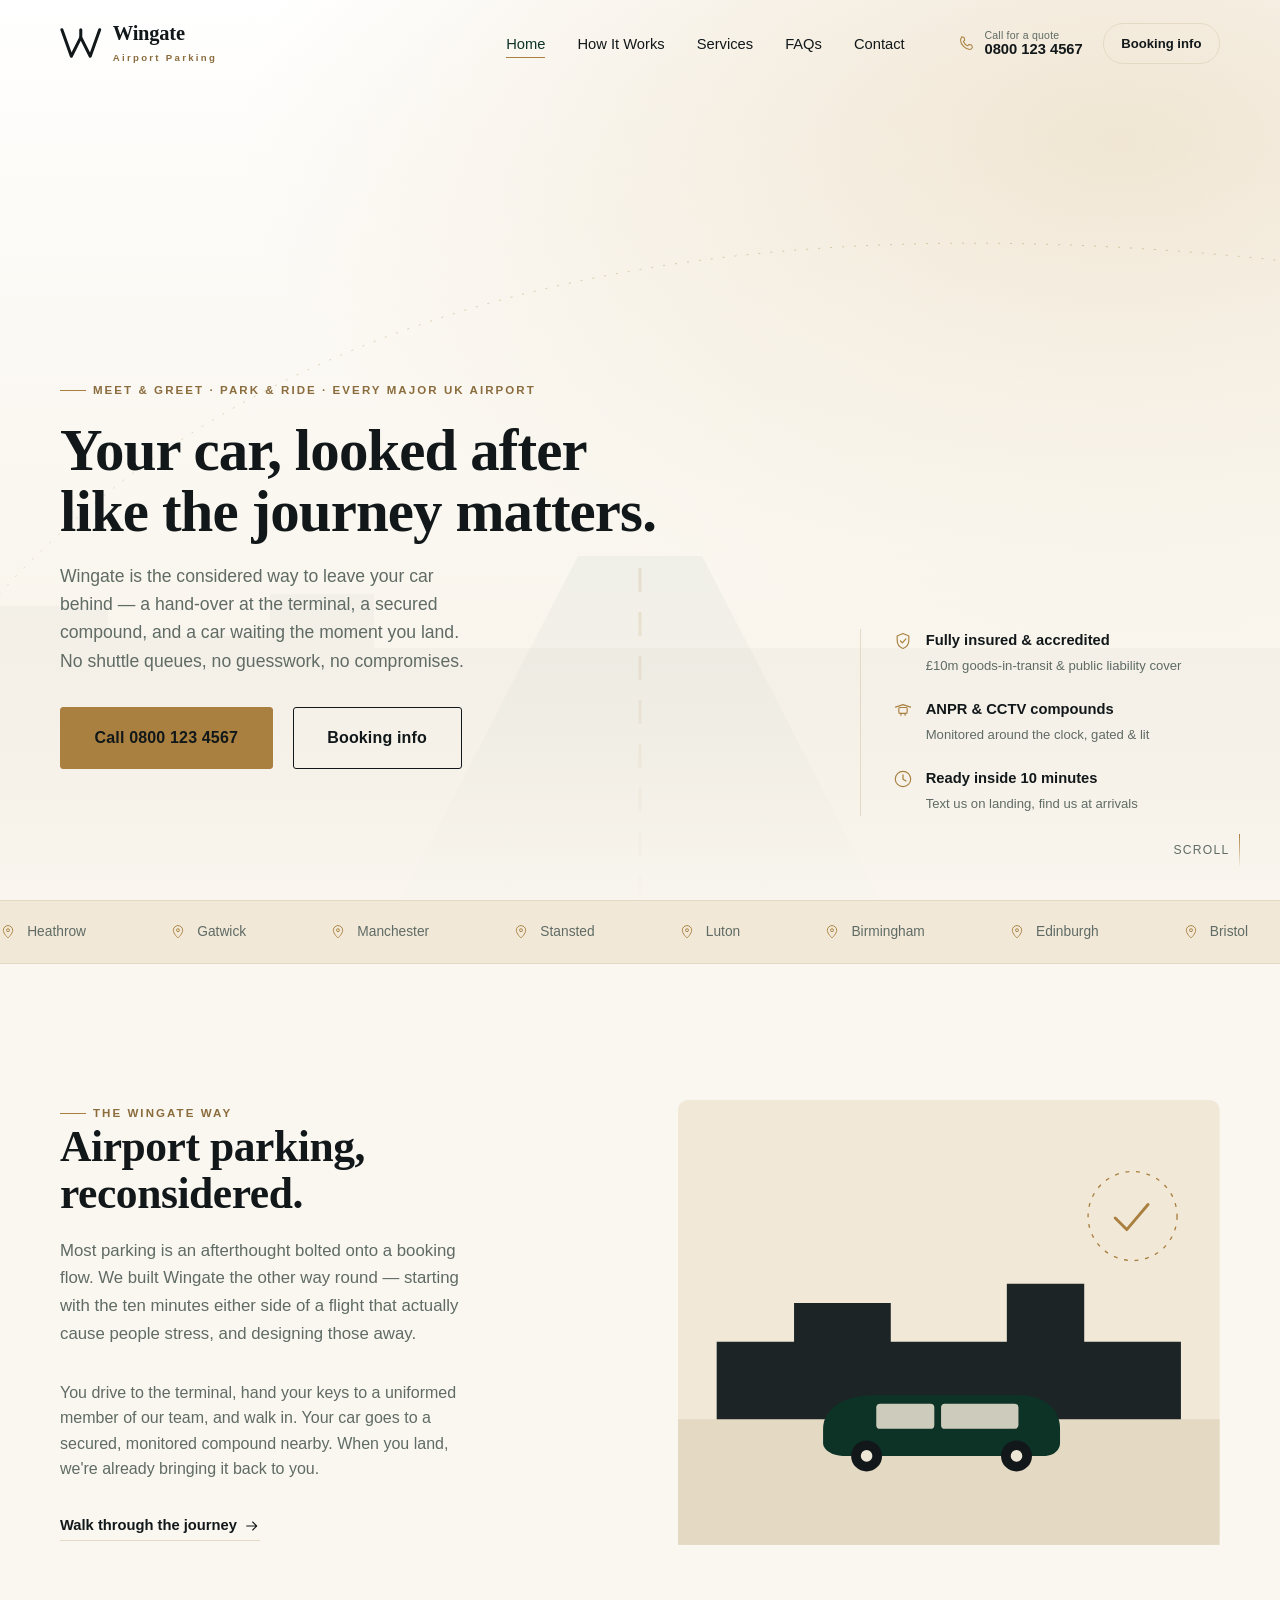
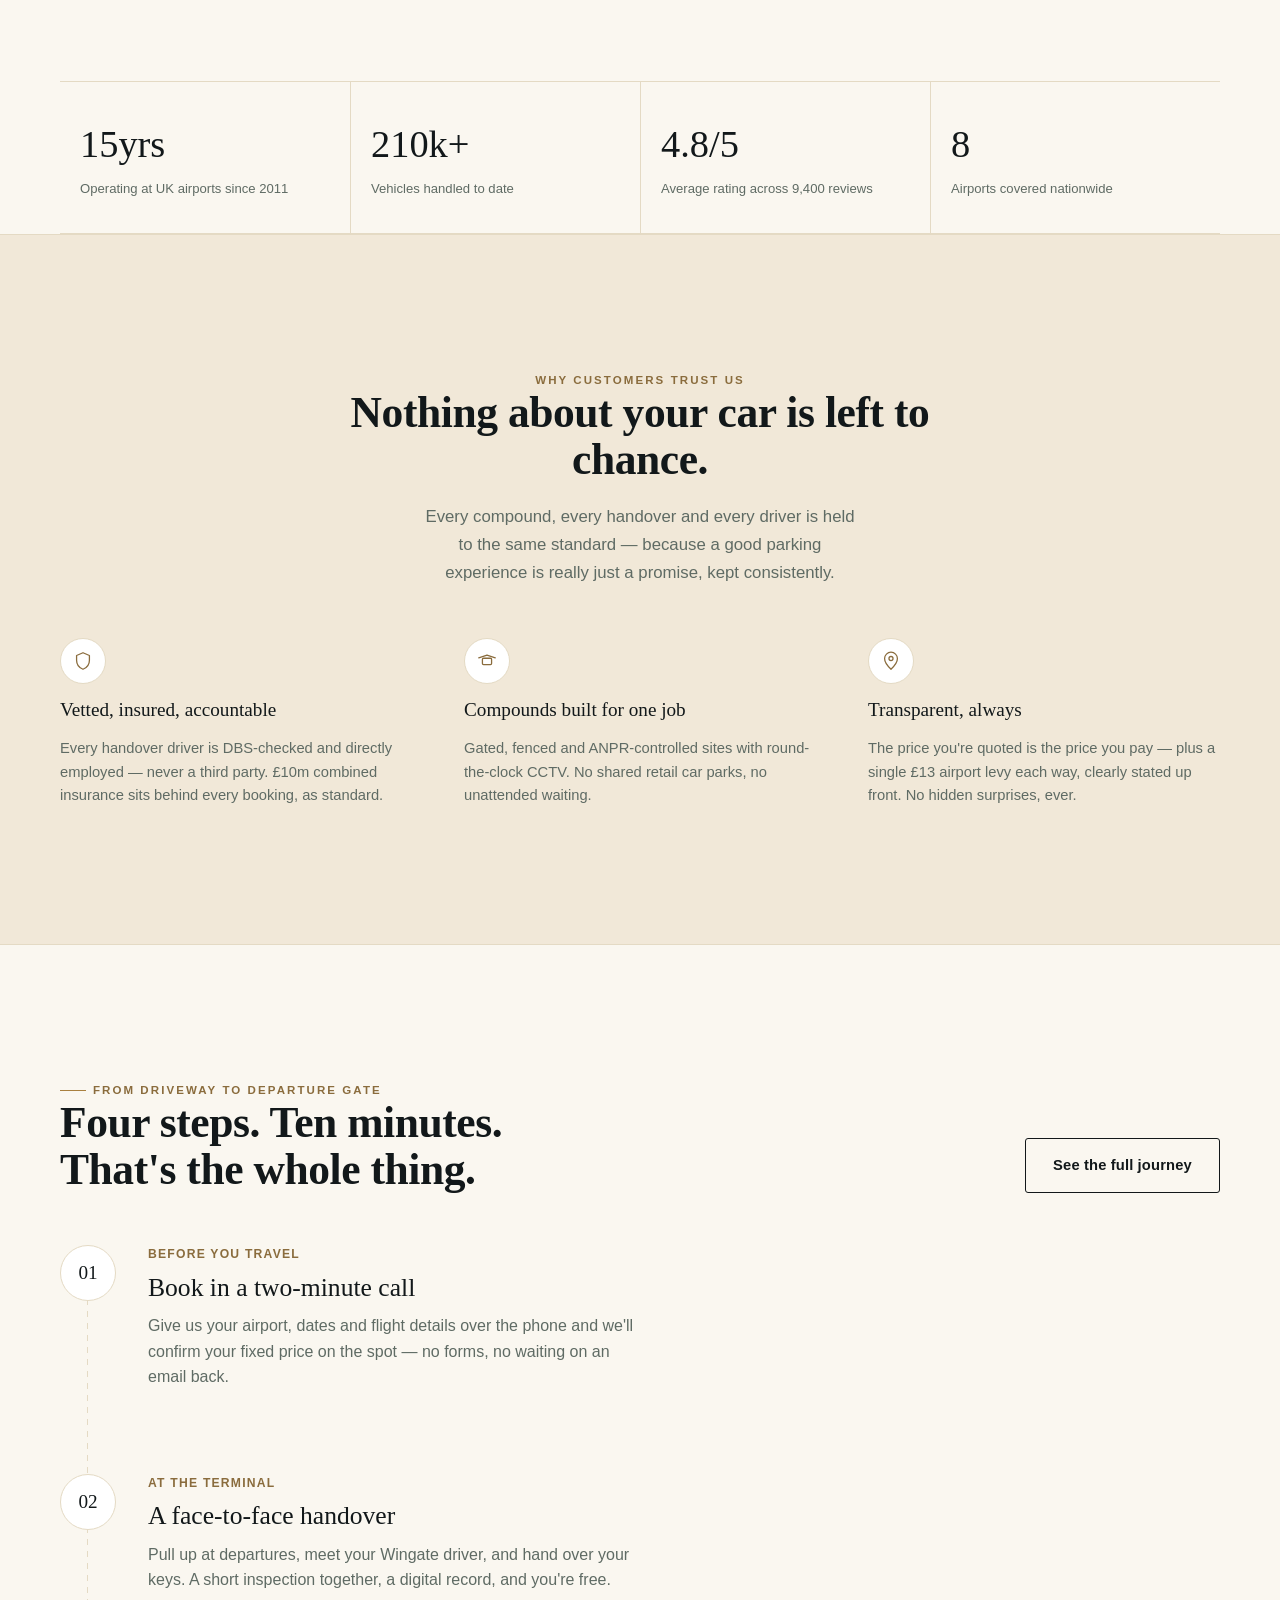
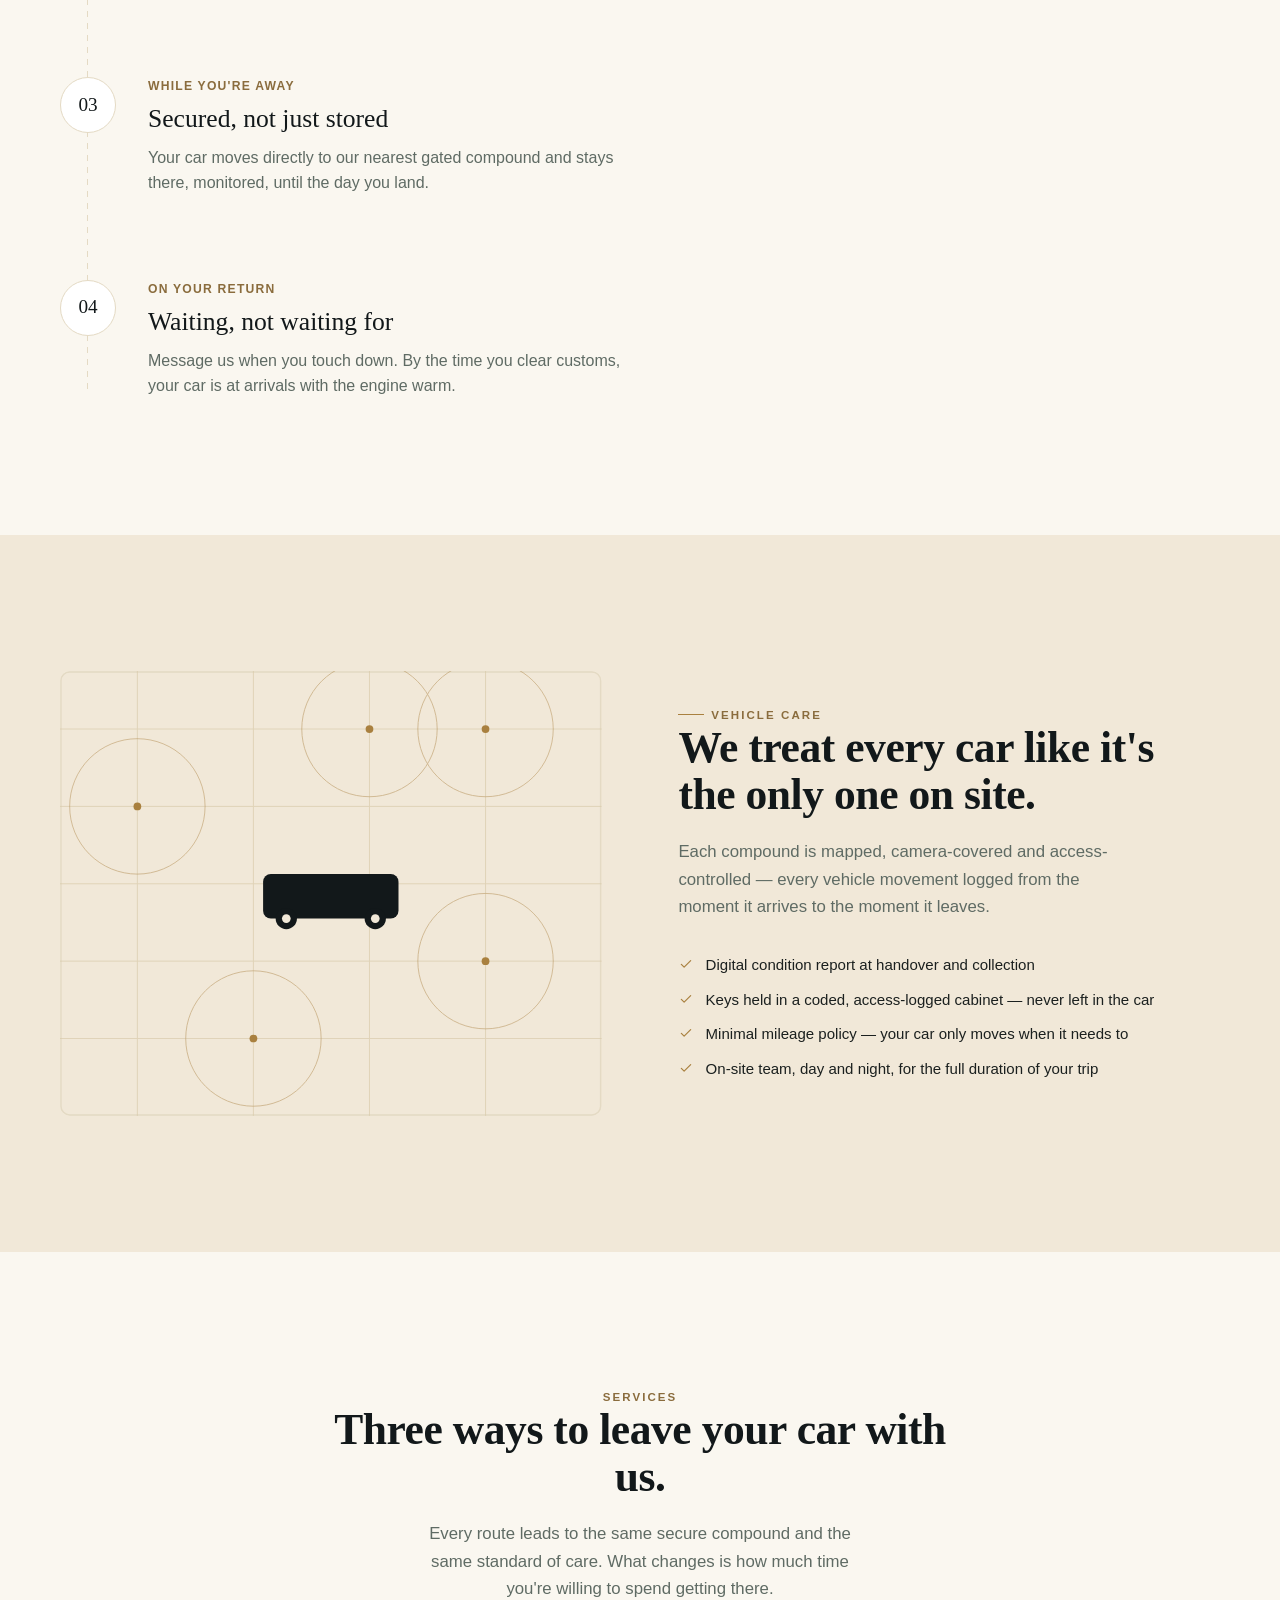
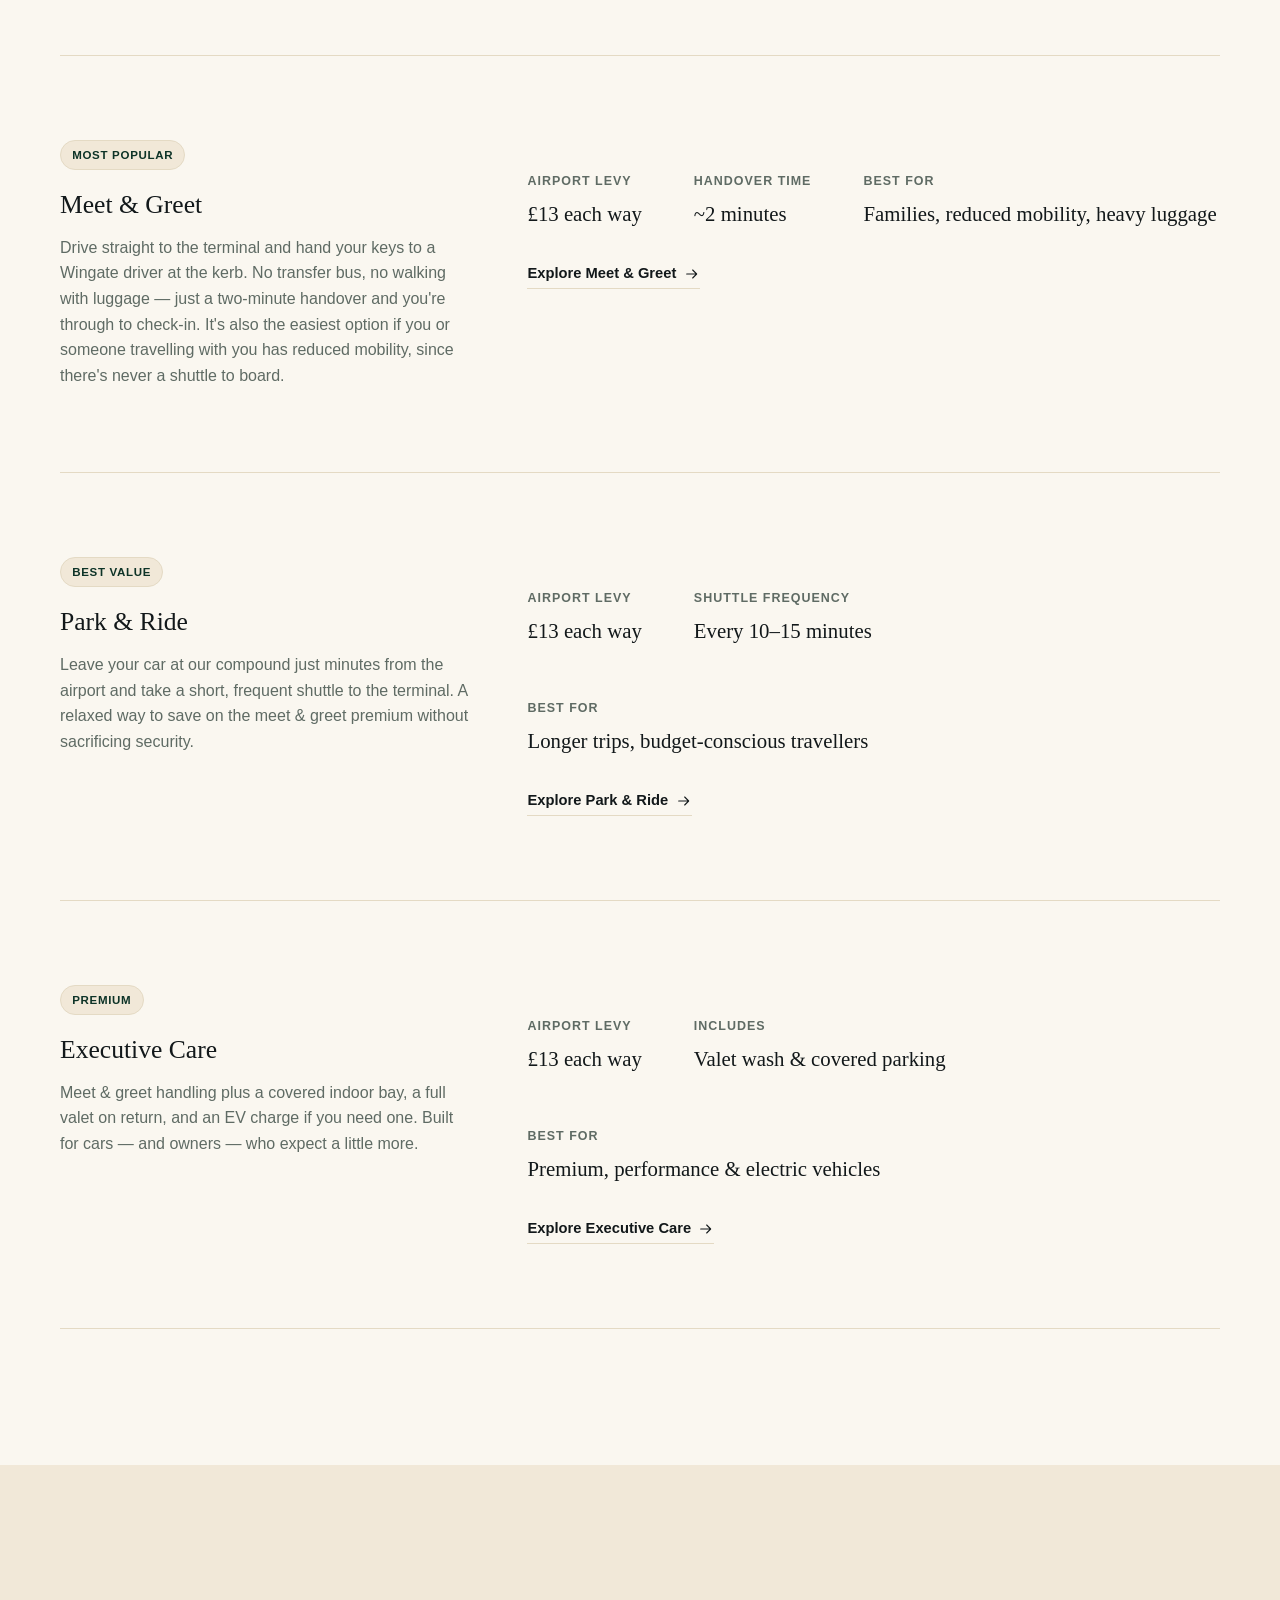
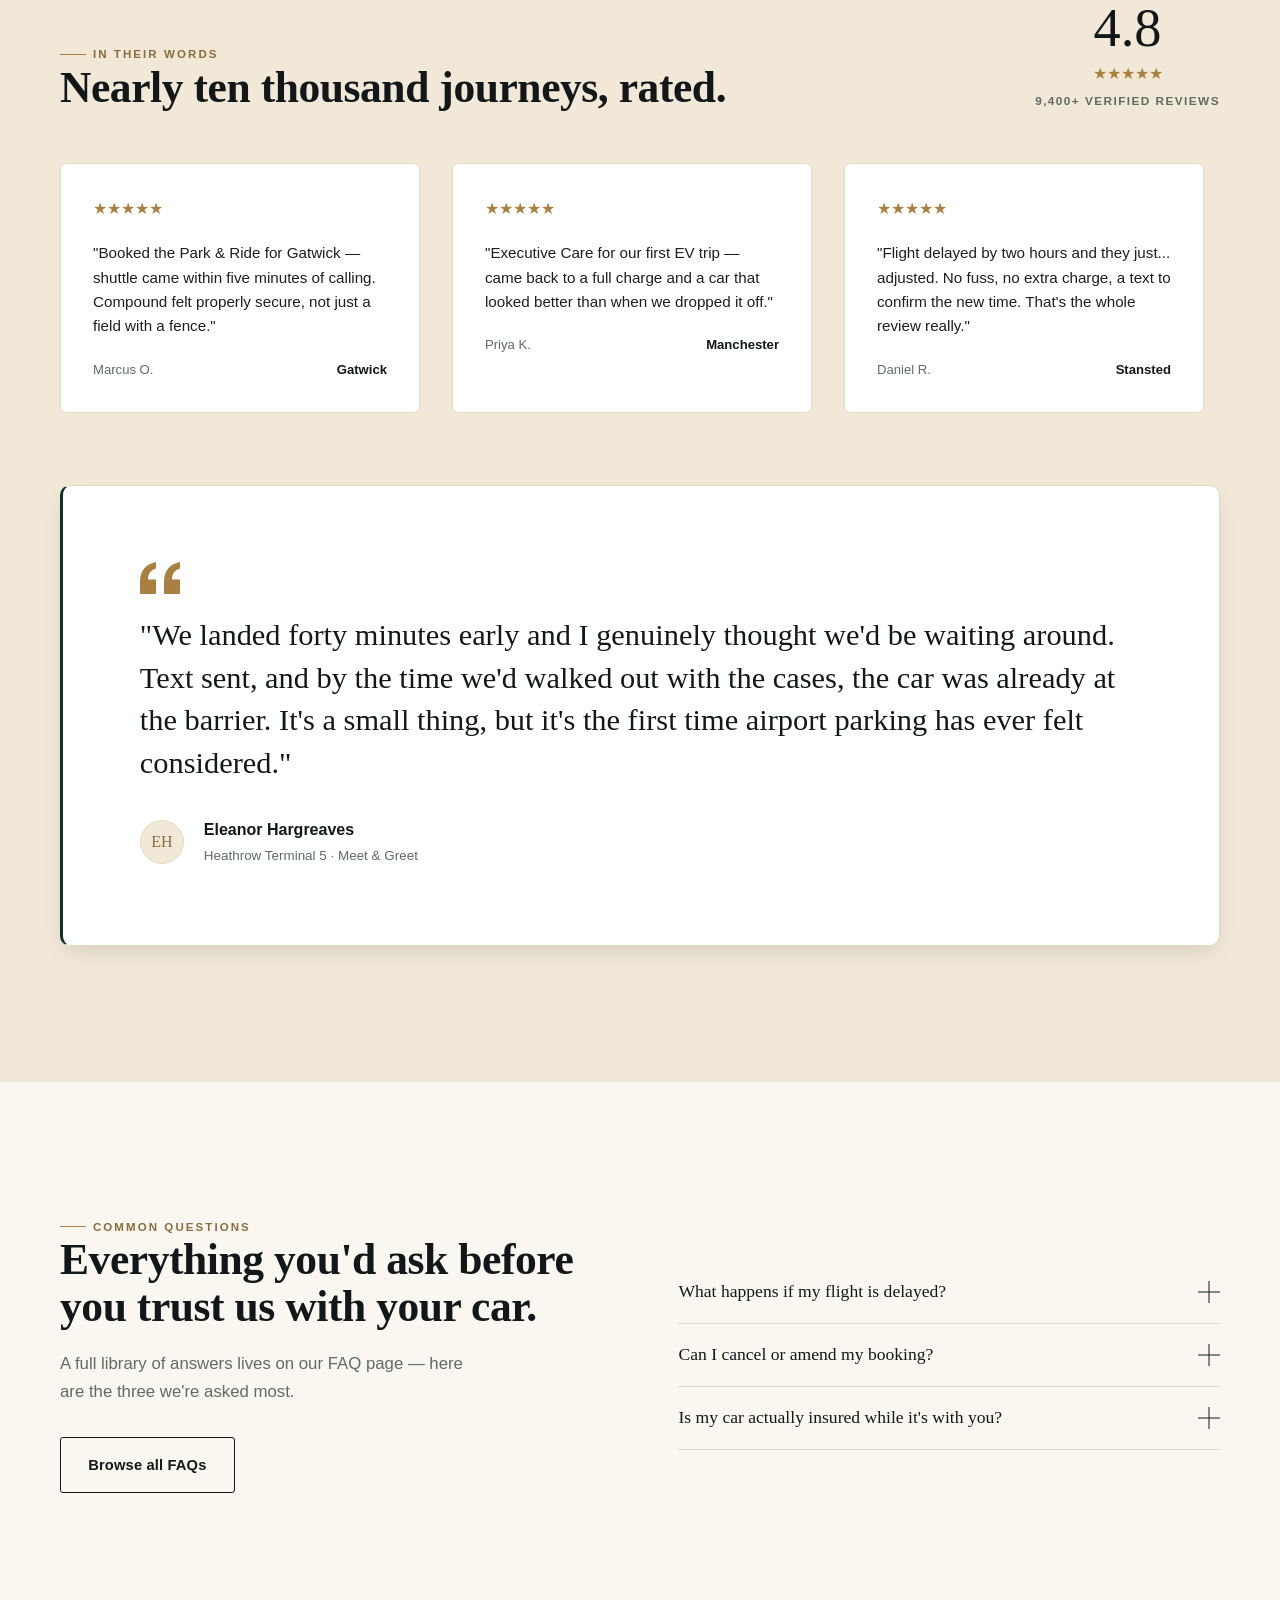
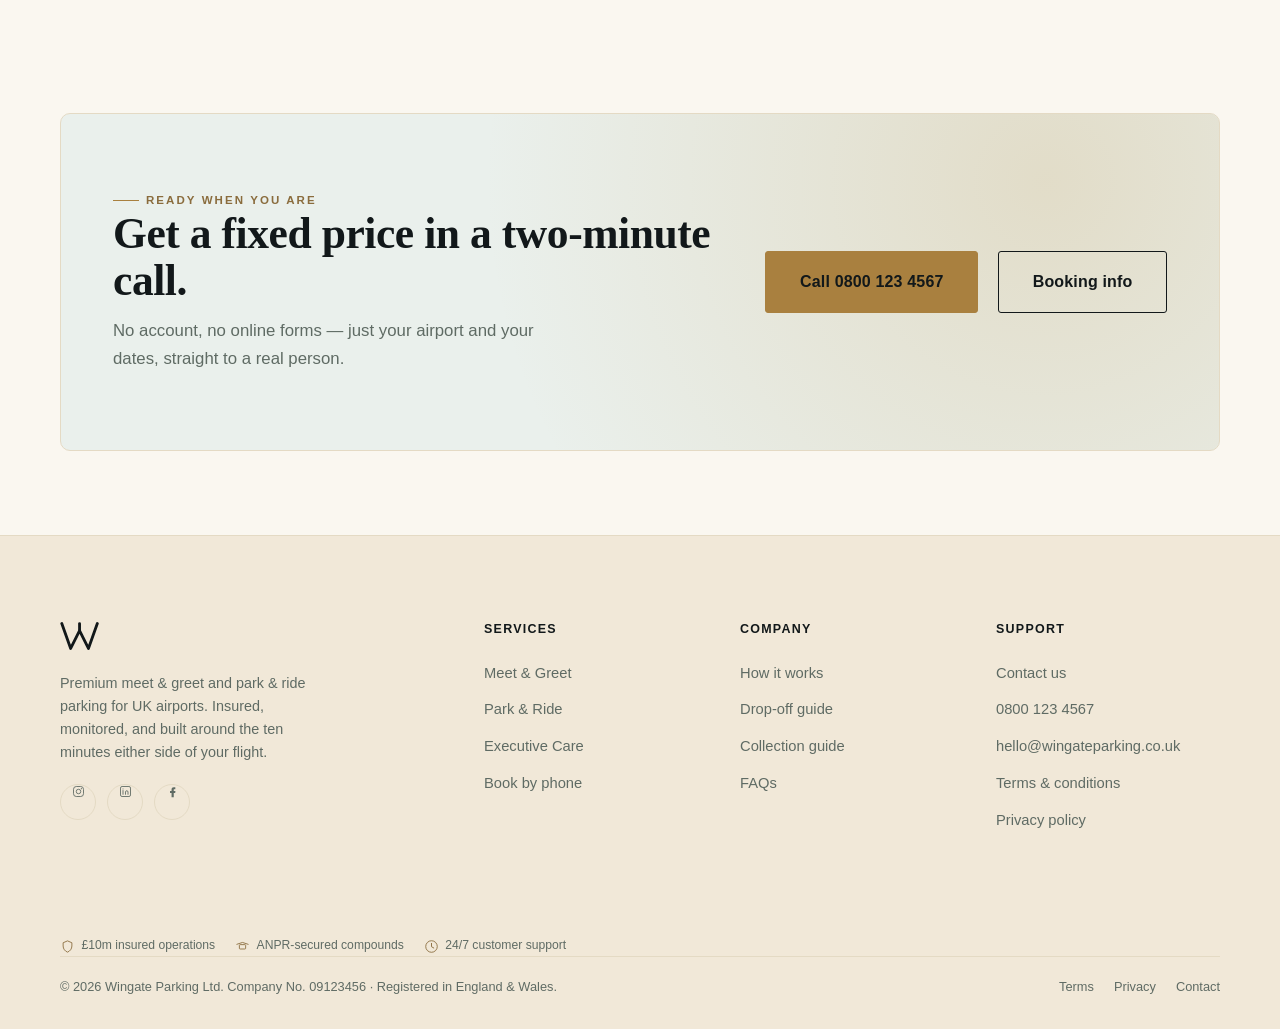
<file: index.html>
<!doctype html>
<html lang="en-GB">
<head>
<meta charset="UTF-8">
<meta name="viewport" content="width=device-width, initial-scale=1.0">
<title>Wingate — Premium Airport Parking, Meet &amp; Greet Across the UK</title>
<meta name="description" content="Wingate is a premium meet &amp; greet and park &amp; ride service for UK airports. Fully insured, ANPR-secured compounds, professional chauffeurs, and a booking experience that feels as considered as your journey.">
<link rel="canonical" href="https://www.wingateparking.co.uk/">
<meta name="robots" content="index, follow">
<meta name="theme-color" content="#12181a">
<meta name="referrer" content="strict-origin-when-cross-origin">
<meta http-equiv="Content-Security-Policy" content="default-src 'self'; script-src 'self'; style-src 'self' 'unsafe-inline' https://fonts.googleapis.com; font-src https://fonts.gstatic.com; img-src 'self' data:; connect-src 'self'; base-uri 'self'; form-action 'self'; object-src 'none'; upgrade-insecure-requests">
<meta property="og:type" content="website">
<meta property="og:site_name" content="Wingate Airport Parking">
<meta property="og:title" content="Wingate — Premium Airport Parking, Meet &amp; Greet Across the UK">
<meta property="og:description" content="Wingate is a premium meet &amp; greet and park &amp; ride service for UK airports. Fully insured, ANPR-secured compounds, professional chauffeurs, and a booking experience that feels as considered as your journey.">
<meta property="og:url" content="https://www.wingateparking.co.uk/">
<meta property="og:locale" content="en_GB">
<meta name="twitter:card" content="summary">
<meta name="twitter:title" content="Wingate — Premium Airport Parking, Meet &amp; Greet Across the UK">
<meta name="twitter:description" content="Wingate is a premium meet &amp; greet and park &amp; ride service for UK airports. Fully insured, ANPR-secured compounds, professional chauffeurs, and a booking experience that feels as considered as your journey.">
<link rel="icon" href="data:image/svg+xml,<svg xmlns=%22http://www.w3.org/2000/svg%22 viewBox=%220 0 44 36%22><path d=%22M2 4 L12 32 L22 12 L32 32 L42 4%22 stroke=%22%230d3327%22 stroke-width=%223.4%22 stroke-linecap=%22round%22 stroke-linejoin=%22round%22 fill=%22none%22/></svg>">
<link rel="stylesheet" href="assets/css/style.css">
<script type="application/ld+json">
{
  "@context": "https://schema.org",
  "@type": "AutomotiveBusiness",
  "name": "Wingate Parking Ltd",
  "url": "https://www.wingateparking.co.uk/",
  "telephone": "+448001234567",
  "priceRange": "£13+",
  "address": {
    "@type": "PostalAddress",
    "streetAddress": "Unit 4, Colnbrook Business Park",
    "addressLocality": "Slough",
    "postalCode": "SL3 0FG",
    "addressCountry": "GB"
  },
  "areaServed": ["Heathrow Airport", "Gatwick Airport", "Manchester Airport", "Stansted Airport", "Luton Airport", "Birmingham Airport", "Edinburgh Airport", "Bristol Airport"],
  "openingHoursSpecification": {
    "@type": "OpeningHoursSpecification",
    "dayOfWeek": ["Monday","Tuesday","Wednesday","Thursday","Friday","Saturday","Sunday"],
    "opens": "00:00",
    "closes": "23:59"
  },
  "aggregateRating": {
    "@type": "AggregateRating",
    "ratingValue": "4.8",
    "reviewCount": "9400"
  }
}
</script>
</head>
<body>
<a class="skip-link" href="#main">Skip to content</a>

<!-- ============ HEADER ============ -->
<header class="site-header">
  <div class="container">
    <a href="index.html" class="brand" aria-label="Wingate — home">
      <svg viewBox="0 0 44 36" fill="none" xmlns="http://www.w3.org/2000/svg">
        <path d="M2 4 L12 32 L22 12 L32 32 L42 4" stroke="currentColor" stroke-width="3.2" stroke-linecap="round" stroke-linejoin="round"/>
        <path d="M22 4 L22 11" stroke="currentColor" stroke-width="3.2" stroke-linecap="round"/>
      </svg>
      <span>
        <span class="brand-word">Wingate</span>
        <span class="brand-sub">Airport Parking</span>
      </span>
    </a>

    <nav class="nav-desktop" aria-label="Primary">
      <ul class="nav-links">
        <li><a href="index.html" aria-current="page">Home</a></li>
        <li><a href="how-it-works.html">How It Works</a></li>
        <li><a href="services.html">Services</a></li>
        <li><a href="faq.html">FAQs</a></li>
        <li><a href="contact.html">Contact</a></li>
      </ul>
      <div class="nav-cta">
        <a href="tel:+448001234567" class="nav-call">
          <svg viewBox="0 0 24 24" fill="none"><path d="M6 3.5l3 1 .8 3.2L8 9.5c1 2.4 3.1 4.5 5.5 5.5l1.8-1.8 3.2.8 1 3c-.4 1.4-1.7 2.5-3.3 2.5C10.7 19.5 4.5 13.3 4.5 7.8 4.5 6.2 5.5 5 6 3.5z" stroke="currentColor" stroke-width="1.3" stroke-linejoin="round"/></svg>
          <span class="nav-call-text"><span class="nav-call-label">Call for a quote</span><span class="nav-call-number">0800 123 4567</span></span>
        </a>
        <a href="booking.html" class="nav-quote-link">Booking info</a>
      </div>
    </nav>

    <button class="nav-toggle" aria-label="Open menu" aria-expanded="false">
      <span></span><span></span><span></span>
    </button>
  </div>
</header>

<div class="mobile-panel" aria-hidden="true">
  <ul class="mobile-links">
    <li><a href="index.html">Home</a></li>
    <li><a href="how-it-works.html">How It Works</a></li>
    <li><a href="services.html">Services</a></li>
    <li><a href="faq.html">FAQs</a></li>
    <li><a href="contact.html">Contact</a></li>
  </ul>
  <div class="mobile-panel-footer">
    <a href="tel:+448001234567" class="btn btn-brass btn-block">Call 0800 123 4567</a>
    <a href="booking.html" class="btn btn-ghost on-dark btn-block">Booking info</a>
  </div>
</div>

<main id="main">

  <!-- ============ HERO ============ -->
  <section class="hero">
    <div class="hero-art" aria-hidden="true">
      <svg viewBox="0 0 1600 900" preserveAspectRatio="xMidYMax slice" xmlns="http://www.w3.org/2000/svg">
        <defs>
          <linearGradient id="skyGrad" x1="0" y1="0" x2="0" y2="1">
            <stop offset="0%" stop-color="#ffffff"/>
            <stop offset="60%" stop-color="#faf7f0"/>
            <stop offset="100%" stop-color="#f1e8d8"/>
          </linearGradient>
          <radialGradient id="glow" cx="80%" cy="16%" r="55%">
            <stop offset="0%" stop-color="#c9a25e" stop-opacity="0.28"/>
            <stop offset="100%" stop-color="#c9a25e" stop-opacity="0"/>
          </radialGradient>
        </defs>
        <rect width="1600" height="900" fill="url(#skyGrad)"/>
        <rect width="1600" height="900" fill="url(#glow)"/>
        <path d="M120 640 Q 520 140 1520 270" fill="none" stroke="#a9803f" stroke-width="1" stroke-dasharray="2 10" opacity="0.5"/>
        <circle cx="1520" cy="270" r="3.5" fill="#a9803f"/>
        <polygon points="560,900 1040,900 862,556 738,556" fill="#0d3327" opacity="0.07"/>
        <line x1="800" y1="900" x2="800" y2="556" stroke="#a9803f" stroke-width="3" stroke-dasharray="24 20" opacity="0.35"/>
        <path d="M0 648 L150 648 L150 606 L268 606 L268 636 L430 636 L430 594 L534 594 L534 648 L1600 648 L1600 900 L0 900 Z" fill="#12181a" opacity="0.06"/>
      </svg>
    </div>
    <div class="hero-scrim" aria-hidden="true"></div>

    <div class="hero-inner container">
      <div class="hero-grid">
        <div>
          <p class="eyebrow hero-eyebrow">Meet &amp; greet · Park &amp; ride · Every major UK airport</p>
          <h1 data-reveal>Your car, looked after<br>like the journey matters.</h1>
          <p class="hero-lede" data-reveal>Wingate is the considered way to leave your car behind — a hand-over at the terminal, a secured compound, and a car waiting the moment you land. No shuttle queues, no guesswork, no compromises.</p>
          <div class="hero-actions" data-reveal>
            <a href="tel:+448001234567" class="btn btn-brass btn-lg">Call 0800 123 4567</a>
            <a href="booking.html" class="btn btn-ghost btn-lg on-dark">Booking info</a>
          </div>
          <a href="how-it-works.html" class="btn-text on-dark mt-3" data-reveal>See how it works <svg width="16" height="16" viewBox="0 0 24 24" fill="none"><path d="M4 12h15M13 6l6 6-6 6" stroke="currentColor" stroke-width="1.6" stroke-linecap="round" stroke-linejoin="round"/></svg></a>
        </div>
        <div class="hero-trust" data-reveal>
          <div class="hero-trust-item">
            <svg viewBox="0 0 24 24" fill="none"><path d="M12 3l7 3v5.2c0 4.6-3 8.3-7 9.8-4-1.5-7-5.2-7-9.8V6l7-3z" stroke="currentColor" stroke-width="1.4" stroke-linejoin="round"/><path d="M9 12l2.2 2.2L15.5 9.5" stroke="currentColor" stroke-width="1.5" stroke-linecap="round" stroke-linejoin="round"/></svg>
            <div><strong>Fully insured &amp; accredited</strong><span>£10m goods-in-transit &amp; public liability cover</span></div>
          </div>
          <div class="hero-trust-item">
            <svg viewBox="0 0 24 24" fill="none"><path d="M3 8.5l9-3 9 3" stroke="currentColor" stroke-width="1.4" stroke-linecap="round" stroke-linejoin="round"/><rect x="7" y="9" width="10" height="7" rx="1.2" stroke="currentColor" stroke-width="1.4"/><path d="M9.5 16v2.3M14.5 16v2.3" stroke="currentColor" stroke-width="1.4" stroke-linecap="round"/></svg>
            <div><strong>ANPR &amp; CCTV compounds</strong><span>Monitored around the clock, gated &amp; lit</span></div>
          </div>
          <div class="hero-trust-item">
            <svg viewBox="0 0 24 24" fill="none"><circle cx="12" cy="12" r="9.25" stroke="currentColor" stroke-width="1.4"/><path d="M12 7v5.3l3.6 2.1" stroke="currentColor" stroke-width="1.5" stroke-linecap="round" stroke-linejoin="round"/></svg>
            <div><strong>Ready inside 10 minutes</strong><span>Text us on landing, find us at arrivals</span></div>
          </div>
        </div>
      </div>
    </div>
    <div class="hero-scroll" aria-hidden="true">Scroll<div class="line"></div></div>
  </section>

  <!-- ============ TRUST STRIP ============ -->
  <div class="strip" aria-label="Airports served">
    <div class="strip-track">
      <span class="strip-item"><svg viewBox="0 0 24 24" fill="none"><path d="M12 21s7-6.4 7-11.6A7 7 0 0 0 5 9.4C5 14.6 12 21 12 21z" stroke="currentColor" stroke-width="1.4" stroke-linejoin="round"/><circle cx="12" cy="9.3" r="2.2" stroke="currentColor" stroke-width="1.4"/></svg>Heathrow</span>
      <span class="strip-item"><svg viewBox="0 0 24 24" fill="none"><path d="M12 21s7-6.4 7-11.6A7 7 0 0 0 5 9.4C5 14.6 12 21 12 21z" stroke="currentColor" stroke-width="1.4" stroke-linejoin="round"/><circle cx="12" cy="9.3" r="2.2" stroke="currentColor" stroke-width="1.4"/></svg>Gatwick</span>
      <span class="strip-item"><svg viewBox="0 0 24 24" fill="none"><path d="M12 21s7-6.4 7-11.6A7 7 0 0 0 5 9.4C5 14.6 12 21 12 21z" stroke="currentColor" stroke-width="1.4" stroke-linejoin="round"/><circle cx="12" cy="9.3" r="2.2" stroke="currentColor" stroke-width="1.4"/></svg>Manchester</span>
      <span class="strip-item"><svg viewBox="0 0 24 24" fill="none"><path d="M12 21s7-6.4 7-11.6A7 7 0 0 0 5 9.4C5 14.6 12 21 12 21z" stroke="currentColor" stroke-width="1.4" stroke-linejoin="round"/><circle cx="12" cy="9.3" r="2.2" stroke="currentColor" stroke-width="1.4"/></svg>Stansted</span>
      <span class="strip-item"><svg viewBox="0 0 24 24" fill="none"><path d="M12 21s7-6.4 7-11.6A7 7 0 0 0 5 9.4C5 14.6 12 21 12 21z" stroke="currentColor" stroke-width="1.4" stroke-linejoin="round"/><circle cx="12" cy="9.3" r="2.2" stroke="currentColor" stroke-width="1.4"/></svg>Luton</span>
      <span class="strip-item"><svg viewBox="0 0 24 24" fill="none"><path d="M12 21s7-6.4 7-11.6A7 7 0 0 0 5 9.4C5 14.6 12 21 12 21z" stroke="currentColor" stroke-width="1.4" stroke-linejoin="round"/><circle cx="12" cy="9.3" r="2.2" stroke="currentColor" stroke-width="1.4"/></svg>Birmingham</span>
      <span class="strip-item"><svg viewBox="0 0 24 24" fill="none"><path d="M12 21s7-6.4 7-11.6A7 7 0 0 0 5 9.4C5 14.6 12 21 12 21z" stroke="currentColor" stroke-width="1.4" stroke-linejoin="round"/><circle cx="12" cy="9.3" r="2.2" stroke="currentColor" stroke-width="1.4"/></svg>Edinburgh</span>
      <span class="strip-item"><svg viewBox="0 0 24 24" fill="none"><path d="M12 21s7-6.4 7-11.6A7 7 0 0 0 5 9.4C5 14.6 12 21 12 21z" stroke="currentColor" stroke-width="1.4" stroke-linejoin="round"/><circle cx="12" cy="9.3" r="2.2" stroke="currentColor" stroke-width="1.4"/></svg>Bristol</span>
      <!-- duplicate for seamless marquee -->
      <span class="strip-item"><svg viewBox="0 0 24 24" fill="none"><path d="M12 21s7-6.4 7-11.6A7 7 0 0 0 5 9.4C5 14.6 12 21 12 21z" stroke="currentColor" stroke-width="1.4" stroke-linejoin="round"/><circle cx="12" cy="9.3" r="2.2" stroke="currentColor" stroke-width="1.4"/></svg>Heathrow</span>
      <span class="strip-item"><svg viewBox="0 0 24 24" fill="none"><path d="M12 21s7-6.4 7-11.6A7 7 0 0 0 5 9.4C5 14.6 12 21 12 21z" stroke="currentColor" stroke-width="1.4" stroke-linejoin="round"/><circle cx="12" cy="9.3" r="2.2" stroke="currentColor" stroke-width="1.4"/></svg>Gatwick</span>
      <span class="strip-item"><svg viewBox="0 0 24 24" fill="none"><path d="M12 21s7-6.4 7-11.6A7 7 0 0 0 5 9.4C5 14.6 12 21 12 21z" stroke="currentColor" stroke-width="1.4" stroke-linejoin="round"/><circle cx="12" cy="9.3" r="2.2" stroke="currentColor" stroke-width="1.4"/></svg>Manchester</span>
      <span class="strip-item"><svg viewBox="0 0 24 24" fill="none"><path d="M12 21s7-6.4 7-11.6A7 7 0 0 0 5 9.4C5 14.6 12 21 12 21z" stroke="currentColor" stroke-width="1.4" stroke-linejoin="round"/><circle cx="12" cy="9.3" r="2.2" stroke="currentColor" stroke-width="1.4"/></svg>Stansted</span>
      <span class="strip-item"><svg viewBox="0 0 24 24" fill="none"><path d="M12 21s7-6.4 7-11.6A7 7 0 0 0 5 9.4C5 14.6 12 21 12 21z" stroke="currentColor" stroke-width="1.4" stroke-linejoin="round"/><circle cx="12" cy="9.3" r="2.2" stroke="currentColor" stroke-width="1.4"/></svg>Luton</span>
      <span class="strip-item"><svg viewBox="0 0 24 24" fill="none"><path d="M12 21s7-6.4 7-11.6A7 7 0 0 0 5 9.4C5 14.6 12 21 12 21z" stroke="currentColor" stroke-width="1.4" stroke-linejoin="round"/><circle cx="12" cy="9.3" r="2.2" stroke="currentColor" stroke-width="1.4"/></svg>Birmingham</span>
      <span class="strip-item"><svg viewBox="0 0 24 24" fill="none"><path d="M12 21s7-6.4 7-11.6A7 7 0 0 0 5 9.4C5 14.6 12 21 12 21z" stroke="currentColor" stroke-width="1.4" stroke-linejoin="round"/><circle cx="12" cy="9.3" r="2.2" stroke="currentColor" stroke-width="1.4"/></svg>Edinburgh</span>
      <span class="strip-item"><svg viewBox="0 0 24 24" fill="none"><path d="M12 21s7-6.4 7-11.6A7 7 0 0 0 5 9.4C5 14.6 12 21 12 21z" stroke="currentColor" stroke-width="1.4" stroke-linejoin="round"/><circle cx="12" cy="9.3" r="2.2" stroke="currentColor" stroke-width="1.4"/></svg>Bristol</span>
    </div>
  </div>

  <!-- ============ WHAT WE DO ============ -->
  <section class="section">
    <div class="container">
      <div class="split">
        <div class="split-copy" data-reveal>
          <p class="eyebrow">The Wingate way</p>
          <h2>Airport parking, reconsidered.</h2>
          <p class="lede mt-3">Most parking is an afterthought bolted onto a booking flow. We built Wingate the other way round — starting with the ten minutes either side of a flight that actually cause people stress, and designing those away.</p>
          <p class="mt-4" style="max-width:46ch">You drive to the terminal, hand your keys to a uniformed member of our team, and walk in. Your car goes to a secured, monitored compound nearby. When you land, we're already bringing it back to you.</p>
          <a href="how-it-works.html" class="btn-text mt-4">Walk through the journey <svg width="16" height="16" viewBox="0 0 24 24" fill="none"><path d="M4 12h15M13 6l6 6-6 6" stroke="currentColor" stroke-width="1.6" stroke-linecap="round" stroke-linejoin="round"/></svg></a>
        </div>
        <div class="split-media" data-reveal>
          <svg viewBox="0 0 560 460" xmlns="http://www.w3.org/2000/svg" role="img" aria-label="Illustration of a car being handed over near a terminal">
            <rect x="0" y="0" width="560" height="460" rx="10" fill="#f1e8d8"/>
            <rect x="0" y="330" width="560" height="130" fill="#e4dac4"/>
            <path d="M40 330 L40 250 L120 250 L120 210 L220 210 L220 250 L340 250 L340 190 L420 190 L420 250 L520 250 L520 330Z" fill="#1c2426"/>
            <g transform="translate(150,300)">
              <path d="M0 40 C0 20 20 5 55 5 L200 5 C230 5 245 20 245 40 L245 55 C245 62 238 68 230 68 L20 68 C10 68 0 62 0 55 Z" fill="#0d3327"/>
              <circle cx="45" cy="68" r="16" fill="#12181a"/>
              <circle cx="45" cy="68" r="6" fill="#efe7d6"/>
              <circle cx="200" cy="68" r="16" fill="#12181a"/>
              <circle cx="200" cy="68" r="6" fill="#efe7d6"/>
              <rect x="55" y="14" width="60" height="26" rx="4" fill="#efe7d6" opacity=".85"/>
              <rect x="122" y="14" width="80" height="26" rx="4" fill="#efe7d6" opacity=".85"/>
            </g>
            <circle cx="470" cy="120" r="46" fill="none" stroke="#a9803f" stroke-width="1.4" stroke-dasharray="4 7"/>
            <path d="M452 122l12 12 22-26" stroke="#a9803f" stroke-width="3" stroke-linecap="round" stroke-linejoin="round" fill="none"/>
          </svg>
        </div>
      </div>
    </div>
  </section>

  <!-- ============ STAT ROW ============ -->
  <div class="container">
    <div class="stat-row" data-reveal-group>
      <div class="stat"><span class="num">15yrs</span><span>Operating at UK airports since 2011</span></div>
      <div class="stat"><span class="num">210k+</span><span>Vehicles handled to date</span></div>
      <div class="stat"><span class="num">4.8/5</span><span>Average rating across 9,400 reviews</span></div>
      <div class="stat"><span class="num">8</span><span>Airports covered nationwide</span></div>
    </div>
  </div>

  <!-- ============ TRUST / SECURITY (dark) ============ -->
  <section class="section section-dark on-dark">
    <div class="container">
      <div class="section-head center">
        <p class="eyebrow on-dark center">Why customers trust us</p>
        <h2>Nothing about your car is left to chance.</h2>
        <p class="lede mx-auto mt-3">Every compound, every handover and every driver is held to the same standard — because a good parking experience is really just a promise, kept consistently.</p>
      </div>
      <div class="trust-band" data-reveal-group>
        <div class="trust-item">
          <div class="ic"><svg width="22" height="22" viewBox="0 0 24 24" fill="none"><path d="M12 3l7 3v5.2c0 4.6-3 8.3-7 9.8-4-1.5-7-5.2-7-9.8V6l7-3z" stroke="currentColor" stroke-width="1.4" stroke-linejoin="round"/></svg></div>
          <h4>Vetted, insured, accountable</h4>
          <p>Every handover driver is DBS-checked and directly employed — never a third party. £10m combined insurance sits behind every booking, as standard.</p>
        </div>
        <div class="trust-item">
          <div class="ic"><svg width="22" height="22" viewBox="0 0 24 24" fill="none"><path d="M3 8.5l9-3 9 3" stroke="currentColor" stroke-width="1.4" stroke-linecap="round" stroke-linejoin="round"/><rect x="7" y="9" width="10" height="7" rx="1.2" stroke="currentColor" stroke-width="1.4"/></svg></div>
          <h4>Compounds built for one job</h4>
          <p>Gated, fenced and ANPR-controlled sites with round-the-clock CCTV. No shared retail car parks, no unattended waiting.</p>
        </div>
        <div class="trust-item">
          <div class="ic"><svg width="22" height="22" viewBox="0 0 24 24" fill="none"><path d="M12 21s7-6.4 7-11.6A7 7 0 0 0 5 9.4C5 14.6 12 21 12 21z" stroke="currentColor" stroke-width="1.4" stroke-linejoin="round"/><circle cx="12" cy="9.3" r="2.2" stroke="currentColor" stroke-width="1.4"/></svg></div>
          <h4>Transparent, always</h4>
          <p>The price you're quoted is the price you pay — plus a single £13 airport levy each way, clearly stated up front. No hidden surprises, ever.</p>
        </div>
      </div>
    </div>
  </section>

  <!-- ============ HOW IT WORKS PREVIEW ============ -->
  <section class="section">
    <div class="container">
      <div class="section-head split-head" data-reveal>
        <div>
          <p class="eyebrow">From driveway to departure gate</p>
          <h2>Four steps. Ten minutes.<br>That's the whole thing.</h2>
        </div>
        <a href="how-it-works.html" class="btn btn-ghost">See the full journey</a>
      </div>

      <div class="timeline" data-reveal-group>
        <div class="tl-item">
          <div class="tl-dot">01</div>
          <div class="tl-content">
            <span class="tl-time">Before you travel</span>
            <h3>Book in a two-minute call</h3>
            <p>Give us your airport, dates and flight details over the phone and we'll confirm your fixed price on the spot — no forms, no waiting on an email back.</p>
          </div>
        </div>
        <div class="tl-item">
          <div class="tl-dot">02</div>
          <div class="tl-content">
            <span class="tl-time">At the terminal</span>
            <h3>A face-to-face handover</h3>
            <p>Pull up at departures, meet your Wingate driver, and hand over your keys. A short inspection together, a digital record, and you're free.</p>
          </div>
        </div>
        <div class="tl-item">
          <div class="tl-dot">03</div>
          <div class="tl-content">
            <span class="tl-time">While you're away</span>
            <h3>Secured, not just stored</h3>
            <p>Your car moves directly to our nearest gated compound and stays there, monitored, until the day you land.</p>
          </div>
        </div>
        <div class="tl-item">
          <div class="tl-dot">04</div>
          <div class="tl-content">
            <span class="tl-time">On your return</span>
            <h3>Waiting, not waiting for</h3>
            <p>Message us when you touch down. By the time you clear customs, your car is at arrivals with the engine warm.</p>
          </div>
        </div>
      </div>
    </div>
  </section>

  <!-- ============ SECURITY DEEP DIVE ============ -->
  <section class="section section-cream2">
    <div class="container">
      <div class="split rev">
        <div class="split-media" data-reveal>
          <svg viewBox="0 0 560 460" xmlns="http://www.w3.org/2000/svg" role="img" aria-label="Illustration of a monitored, gated vehicle compound">
            <rect width="560" height="460" rx="10" fill="#f1e8d8"/>
            <rect x="1" y="1" width="558" height="458" rx="9" fill="none" stroke="#e4dac4" stroke-width="1.5"/>
            <g opacity="0.7" stroke="#d9cbaa" stroke-width="1">
              <line x1="0" y1="60" x2="560" y2="60"/><line x1="0" y1="140" x2="560" y2="140"/>
              <line x1="0" y1="220" x2="560" y2="220"/><line x1="0" y1="300" x2="560" y2="300"/>
              <line x1="0" y1="380" x2="560" y2="380"/>
              <line x1="80" y1="0" x2="80" y2="460"/><line x1="200" y1="0" x2="200" y2="460"/>
              <line x1="320" y1="0" x2="320" y2="460"/><line x1="440" y1="0" x2="440" y2="460"/>
            </g>
            <g fill="#a9803f">
              <circle cx="80" cy="140" r="4"/><circle cx="320" cy="60" r="4"/>
              <circle cx="440" cy="300" r="4"/><circle cx="200" cy="380" r="4"/>
              <circle cx="440" cy="60" r="4"/>
            </g>
            <g stroke="#a9803f" stroke-width="1" opacity="0.45" fill="none">
              <circle cx="80" cy="140" r="70"/><circle cx="320" cy="60" r="70"/>
              <circle cx="440" cy="300" r="70"/><circle cx="200" cy="380" r="70"/>
              <circle cx="440" cy="60" r="70"/>
            </g>
            <g transform="translate(210,190)">
              <rect x="0" y="20" width="140" height="46" rx="8" fill="#12181a"/>
              <circle cx="24" cy="66" r="11" fill="#12181a"/>
              <circle cx="24" cy="66" r="4.5" fill="#f1e8d8"/>
              <circle cx="116" cy="66" r="11" fill="#12181a"/>
              <circle cx="116" cy="66" r="4.5" fill="#f1e8d8"/>
            </g>
          </svg>
        </div>
        <div class="split-copy" data-reveal>
          <p class="eyebrow">Vehicle care</p>
          <h2>We treat every car like it's the only one on site.</h2>
          <p class="lede mt-3">Each compound is mapped, camera-covered and access-controlled — every vehicle movement logged from the moment it arrives to the moment it leaves.</p>
          <ul class="service-list mt-4">
            <li><svg viewBox="0 0 24 24" fill="none"><path d="M5 12.5l4.2 4.2L19 7" stroke="currentColor" stroke-width="1.8" stroke-linecap="round" stroke-linejoin="round"/></svg>Digital condition report at handover and collection</li>
            <li><svg viewBox="0 0 24 24" fill="none"><path d="M5 12.5l4.2 4.2L19 7" stroke="currentColor" stroke-width="1.8" stroke-linecap="round" stroke-linejoin="round"/></svg>Keys held in a coded, access-logged cabinet — never left in the car</li>
            <li><svg viewBox="0 0 24 24" fill="none"><path d="M5 12.5l4.2 4.2L19 7" stroke="currentColor" stroke-width="1.8" stroke-linecap="round" stroke-linejoin="round"/></svg>Minimal mileage policy — your car only moves when it needs to</li>
            <li><svg viewBox="0 0 24 24" fill="none"><path d="M5 12.5l4.2 4.2L19 7" stroke="currentColor" stroke-width="1.8" stroke-linecap="round" stroke-linejoin="round"/></svg>On-site team, day and night, for the full duration of your trip</li>
          </ul>
        </div>
      </div>
    </div>
  </section>

  <!-- ============ SERVICES ============ -->
  <section class="section">
    <div class="container">
      <div class="section-head center" data-reveal>
        <p class="eyebrow center">Services</p>
        <h2>Three ways to leave your car with us.</h2>
        <p class="lede mx-auto mt-3">Every route leads to the same secure compound and the same standard of care. What changes is how much time you're willing to spend getting there.</p>
      </div>

      <div data-reveal>
        <div class="service-row">
          <div>
            <span class="service-tag">Most popular</span>
            <h3>Meet &amp; Greet</h3>
            <p class="mt-2">Drive straight to the terminal and hand your keys to a Wingate driver at the kerb. No transfer bus, no walking with luggage — just a two-minute handover and you're through to check-in. It's also the easiest option if you or someone travelling with you has reduced mobility, since there's never a shuttle to board.</p>
          </div>
          <div>
            <div class="service-meta">
              <div><strong>Airport levy</strong><span>£13 each way</span></div>
              <div><strong>Handover time</strong><span>~2 minutes</span></div>
              <div><strong>Best for</strong><span>Families, reduced mobility, heavy luggage</span></div>
            </div>
            <a href="services.html#meet-greet" class="btn-text mt-4">Explore Meet &amp; Greet <svg width="16" height="16" viewBox="0 0 24 24" fill="none"><path d="M4 12h15M13 6l6 6-6 6" stroke="currentColor" stroke-width="1.6" stroke-linecap="round" stroke-linejoin="round"/></svg></a>
          </div>
        </div>

        <div class="service-row">
          <div>
            <span class="service-tag">Best value</span>
            <h3>Park &amp; Ride</h3>
            <p class="mt-2">Leave your car at our compound just minutes from the airport and take a short, frequent shuttle to the terminal. A relaxed way to save on the meet &amp; greet premium without sacrificing security.</p>
          </div>
          <div>
            <div class="service-meta">
              <div><strong>Airport levy</strong><span>£13 each way</span></div>
              <div><strong>Shuttle frequency</strong><span>Every 10–15 minutes</span></div>
              <div><strong>Best for</strong><span>Longer trips, budget-conscious travellers</span></div>
            </div>
            <a href="services.html#park-ride" class="btn-text mt-4">Explore Park &amp; Ride <svg width="16" height="16" viewBox="0 0 24 24" fill="none"><path d="M4 12h15M13 6l6 6-6 6" stroke="currentColor" stroke-width="1.6" stroke-linecap="round" stroke-linejoin="round"/></svg></a>
          </div>
        </div>

        <div class="service-row">
          <div>
            <span class="service-tag">Premium</span>
            <h3>Executive Care</h3>
            <p class="mt-2">Meet &amp; greet handling plus a covered indoor bay, a full valet on return, and an EV charge if you need one. Built for cars — and owners — who expect a little more.</p>
          </div>
          <div>
            <div class="service-meta">
              <div><strong>Airport levy</strong><span>£13 each way</span></div>
              <div><strong>Includes</strong><span>Valet wash &amp; covered parking</span></div>
              <div><strong>Best for</strong><span>Premium, performance &amp; electric vehicles</span></div>
            </div>
            <a href="services.html#executive" class="btn-text mt-4">Explore Executive Care <svg width="16" height="16" viewBox="0 0 24 24" fill="none"><path d="M4 12h15M13 6l6 6-6 6" stroke="currentColor" stroke-width="1.6" stroke-linecap="round" stroke-linejoin="round"/></svg></a>
          </div>
        </div>
      </div>
    </div>
  </section>

  <!-- ============ TESTIMONIALS ============ -->
  <section class="section section-cream2">
    <div class="container">
      <div class="section-head split-head" data-reveal>
        <div>
          <p class="eyebrow">In their words</p>
          <h2>Nearly ten thousand journeys, rated.</h2>
        </div>
        <div class="rating-compact">
          <span class="rating-big">4.8</span>
          <div class="review-stars" style="justify-content:center">★★★★★</div>
          <span class="cap-label">9,400+ verified reviews</span>
        </div>
      </div>

      <div class="review-strip" data-reveal>
        <div class="review-card">
          <div class="review-stars">★★★★★</div>
          <p>"Booked the Park &amp; Ride for Gatwick — shuttle came within five minutes of calling. Compound felt properly secure, not just a field with a fence."</p>
          <footer><span>Marcus O.</span><strong>Gatwick</strong></footer>
        </div>
        <div class="review-card">
          <div class="review-stars">★★★★★</div>
          <p>"Executive Care for our first EV trip — came back to a full charge and a car that looked better than when we dropped it off."</p>
          <footer><span>Priya K.</span><strong>Manchester</strong></footer>
        </div>
        <div class="review-card">
          <div class="review-stars">★★★★★</div>
          <p>"Flight delayed by two hours and they just... adjusted. No fuss, no extra charge, a text to confirm the new time. That's the whole review really."</p>
          <footer><span>Daniel R.</span><strong>Stansted</strong></footer>
        </div>
        <div class="review-card">
          <div class="review-stars">★★★★☆</div>
          <p>"Very smooth drop-off. Only reason it's not five stars is the signage into the terminal drop zone could be clearer — but the team made up for it."</p>
          <footer><span>Susan W.</span><strong>Birmingham</strong></footer>
        </div>
      </div>

      <div class="feature-quote mt-5" data-reveal>
        <svg class="mark" viewBox="0 0 40 32" fill="currentColor"><path d="M0 32V19.5C0 8.7 6.4 1.7 16 0v6.4C10.6 8 8 12 8 17.4H16V32H0zM24 32V19.5C24 8.7 30.4 1.7 40 0v6.4C34.6 8 32 12 32 17.4H40V32H24z"/></svg>
        <p>"We landed forty minutes early and I genuinely thought we'd be waiting around. Text sent, and by the time we'd walked out with the cases, the car was already at the barrier. It's a small thing, but it's the first time airport parking has ever felt considered."</p>
        <footer>
          <div class="avatar-ring">EH</div>
          <div><cite>Eleanor Hargreaves</cite><span class="role">Heathrow Terminal 5 · Meet &amp; Greet</span></div>
        </footer>
      </div>
    </div>
  </section>

  <!-- ============ FAQ PREVIEW ============ -->
  <section class="section">
    <div class="container">
      <div class="split">
        <div data-reveal>
          <p class="eyebrow">Common questions</p>
          <h2>Everything you'd ask before you trust us with your car.</h2>
          <p class="lede mt-3">A full library of answers lives on our FAQ page — here are the three we're asked most.</p>
          <a href="faq.html" class="btn btn-ghost mt-4">Browse all FAQs</a>
        </div>
        <div data-reveal>
          <div class="faq-group is-active" id="preview">
            <div class="faq-item">
              <button class="faq-q" aria-expanded="false">What happens if my flight is delayed?<span class="plus"></span></button>
              <div class="faq-a"><div class="faq-a-inner"><p>Nothing you need to arrange. We track your flight automatically and adjust your return collection time at no extra charge — just message us if your plans change materially.</p></div></div>
            </div>
            <div class="faq-item">
              <button class="faq-q" aria-expanded="false">Can I cancel or amend my booking?<span class="plus"></span></button>
              <div class="faq-a"><div class="faq-a-inner"><p>Yes — amend dates for free any time, and cancel with a full refund up to 24 hours before your drop-off slot.</p></div></div>
            </div>
            <div class="faq-item">
              <button class="faq-q" aria-expanded="false">Is my car actually insured while it's with you?<span class="plus"></span></button>
              <div class="faq-a"><div class="faq-a-inner"><p>Every vehicle in our care is covered by £10m combined goods-in-transit and public liability insurance, from handover to collection.</p></div></div>
            </div>
          </div>
        </div>
      </div>
    </div>
  </section>

  <!-- ============ FINAL CTA ============ -->
  <section class="section-tight">
    <div class="container">
      <div class="cta-band" data-reveal>
        <div>
          <p class="eyebrow on-dark">Ready when you are</p>
          <h2>Get a fixed price in a two-minute call.</h2>
          <p class="lede mt-2" style="color:var(--text-on-dark-muted)">No account, no online forms — just your airport and your dates, straight to a real person.</p>
        </div>
        <div class="cta-actions">
          <a href="tel:+448001234567" class="btn btn-brass btn-lg">Call 0800 123 4567</a>
          <a href="booking.html" class="btn btn-ghost on-dark btn-lg">Booking info</a>
        </div>
      </div>
    </div>
  </section>

</main>

<!-- ============ FOOTER ============ -->
<footer class="site-footer">
  <div class="container">
    <div class="footer-top">
      <div class="footer-brand">
        <svg viewBox="0 0 44 36" fill="none" xmlns="http://www.w3.org/2000/svg" style="color:var(--text-on-dark)">
          <path d="M2 4 L12 32 L22 12 L32 32 L42 4" stroke="currentColor" stroke-width="3.2" stroke-linecap="round" stroke-linejoin="round"/>
          <path d="M22 4 L22 11" stroke="currentColor" stroke-width="3.2" stroke-linecap="round"/>
        </svg>
        <p>Premium meet &amp; greet and park &amp; ride parking for UK airports. Insured, monitored, and built around the ten minutes either side of your flight.</p>
        <div class="footer-social">
          <a href="#" aria-label="Wingate on Instagram"><svg viewBox="0 0 24 24" fill="none" style="color:var(--text-on-dark-muted)"><rect x="4" y="4" width="16" height="16" rx="4.5" stroke="currentColor" stroke-width="1.4"/><circle cx="12" cy="12" r="3.6" stroke="currentColor" stroke-width="1.4"/><circle cx="16.6" cy="7.4" r="0.9" fill="currentColor"/></svg></a>
          <a href="#" aria-label="Wingate on LinkedIn"><svg viewBox="0 0 24 24" fill="none" style="color:var(--text-on-dark-muted)"><rect x="4" y="4" width="16" height="16" rx="2.5" stroke="currentColor" stroke-width="1.4"/><path d="M8 10.5v6M8 7.9v.1M12 16.5v-3.6c0-1.3.9-2.2 2.1-2.2 1.2 0 1.9.9 1.9 2.2v3.6" stroke="currentColor" stroke-width="1.4" stroke-linecap="round"/></svg></a>
          <a href="#" aria-label="Wingate on Facebook"><svg viewBox="0 0 24 24" fill="none" style="color:var(--text-on-dark-muted)"><path d="M14 8.5h2.5V5H14c-2.2 0-3.5 1.4-3.5 3.6V11H8v3.5h2.5V21H14v-6.5h2.3l.4-3.5H14V9c0-.4.2-.5.6-.5z" fill="currentColor"/></svg></a>
        </div>
      </div>
      <div class="footer-col">
        <h5>Services</h5>
        <ul>
          <li><a href="services.html#meet-greet">Meet &amp; Greet</a></li>
          <li><a href="services.html#park-ride">Park &amp; Ride</a></li>
          <li><a href="services.html#executive">Executive Care</a></li>
          <li><a href="booking.html">Book by phone</a></li>
        </ul>
      </div>
      <div class="footer-col">
        <h5>Company</h5>
        <ul>
          <li><a href="how-it-works.html">How it works</a></li>
          <li><a href="drop-off.html">Drop-off guide</a></li>
          <li><a href="collection.html">Collection guide</a></li>
          <li><a href="faq.html">FAQs</a></li>
        </ul>
      </div>
      <div class="footer-col">
        <h5>Support</h5>
        <ul>
          <li><a href="contact.html">Contact us</a></li>
          <li><a href="tel:+448001234567">0800 123 4567</a></li>
          <li><a href="mailto:hello@wingateparking.co.uk">hello@wingateparking.co.uk</a></li>
          <li><a href="terms.html">Terms &amp; conditions</a></li>
          <li><a href="privacy.html">Privacy policy</a></li>
        </ul>
      </div>
    </div>

    <div class="badge-row">
      <span><svg viewBox="0 0 24 24" fill="none"><path d="M12 3l7 3v5.2c0 4.6-3 8.3-7 9.8-4-1.5-7-5.2-7-9.8V6l7-3z" stroke="currentColor" stroke-width="1.4" stroke-linejoin="round"/></svg>£10m insured operations</span>
      <span><svg viewBox="0 0 24 24" fill="none"><path d="M3 8.5l9-3 9 3" stroke="currentColor" stroke-width="1.4" stroke-linecap="round" stroke-linejoin="round"/><rect x="7" y="9" width="10" height="7" rx="1.2" stroke="currentColor" stroke-width="1.4"/></svg>ANPR-secured compounds</span>
      <span><svg viewBox="0 0 24 24" fill="none"><circle cx="12" cy="12" r="9.25" stroke="currentColor" stroke-width="1.4"/><path d="M12 7v5.3l3.6 2.1" stroke="currentColor" stroke-width="1.5" stroke-linecap="round" stroke-linejoin="round"/></svg>24/7 customer support</span>
    </div>

    <div class="footer-bottom">
      <span>© <span data-year></span> Wingate Parking Ltd. Company No. 09123456 · Registered in England &amp; Wales.</span>
      <div class="footer-legal">
        <a href="terms.html">Terms</a>
        <a href="privacy.html">Privacy</a>
        <a href="contact.html">Contact</a>
      </div>
    </div>
  </div>
</footer>

<script src="assets/js/main.js"></script>
</body>
</html>
</file>
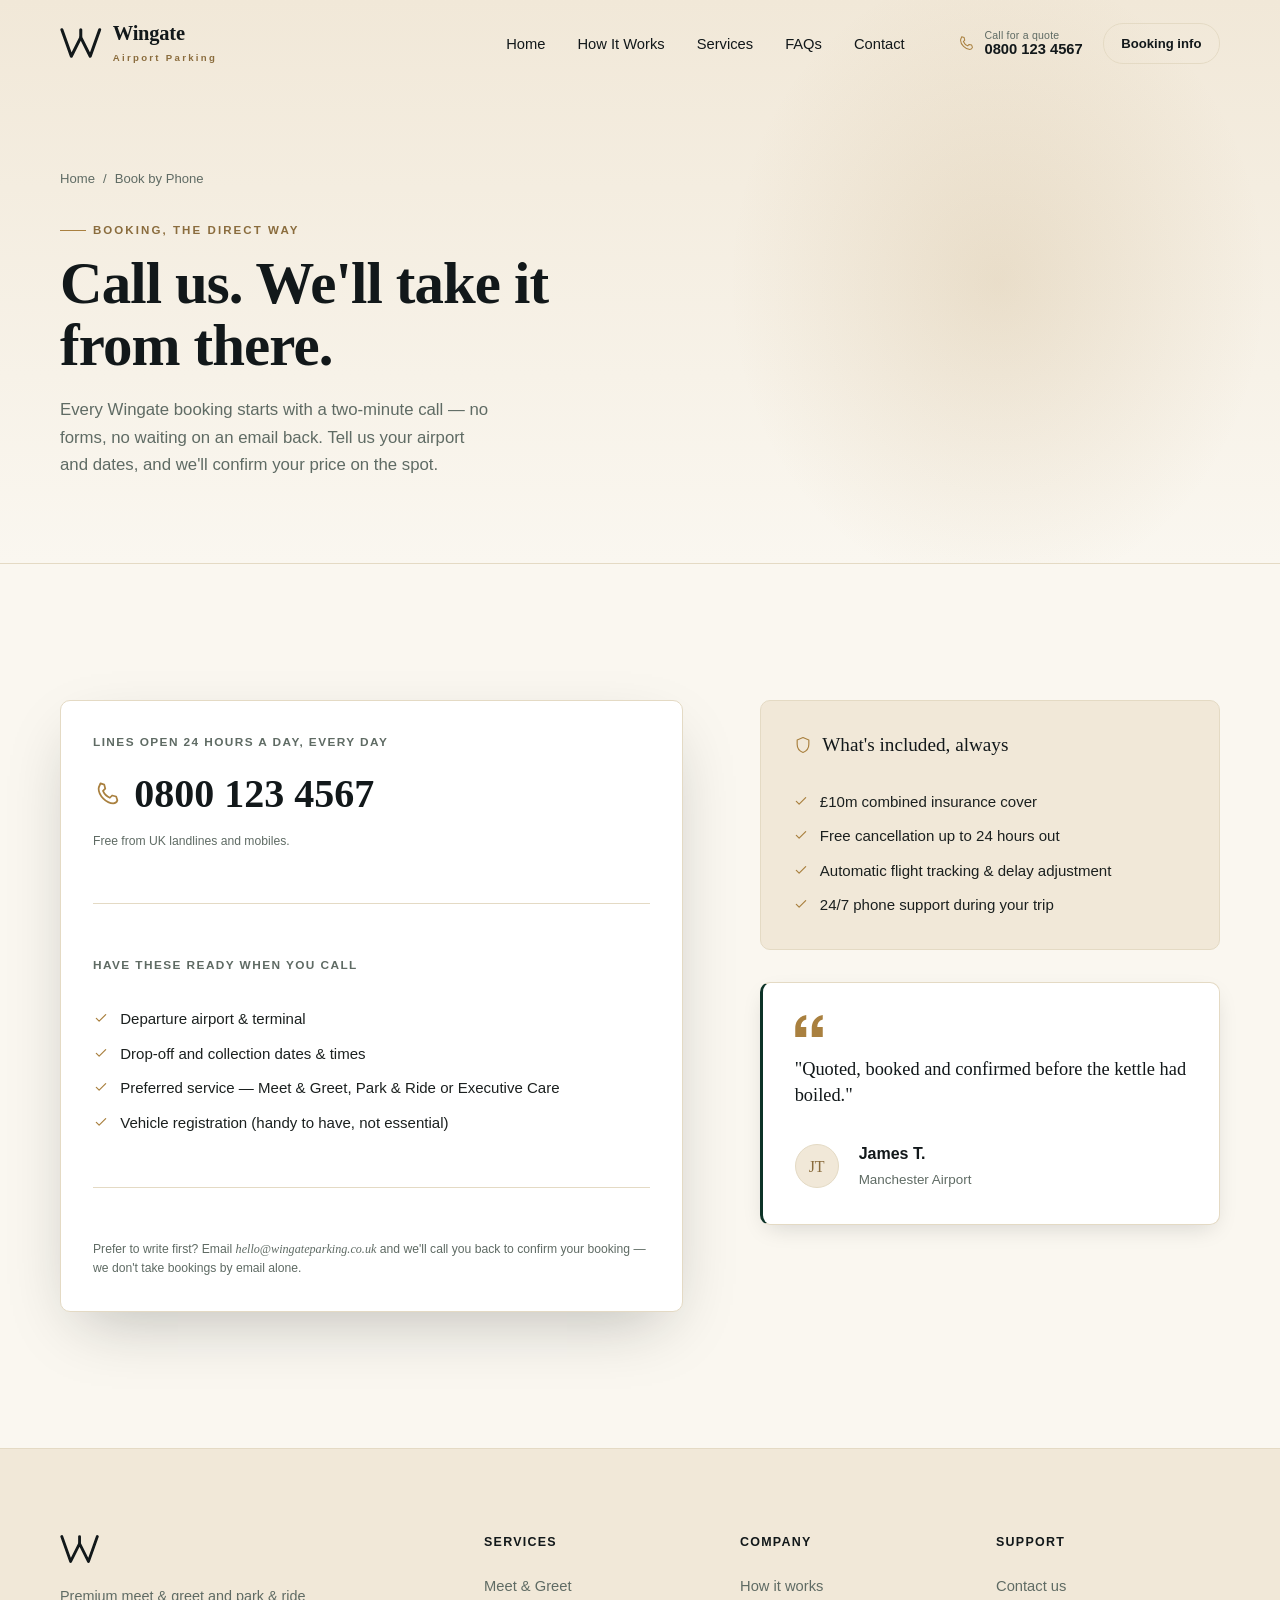
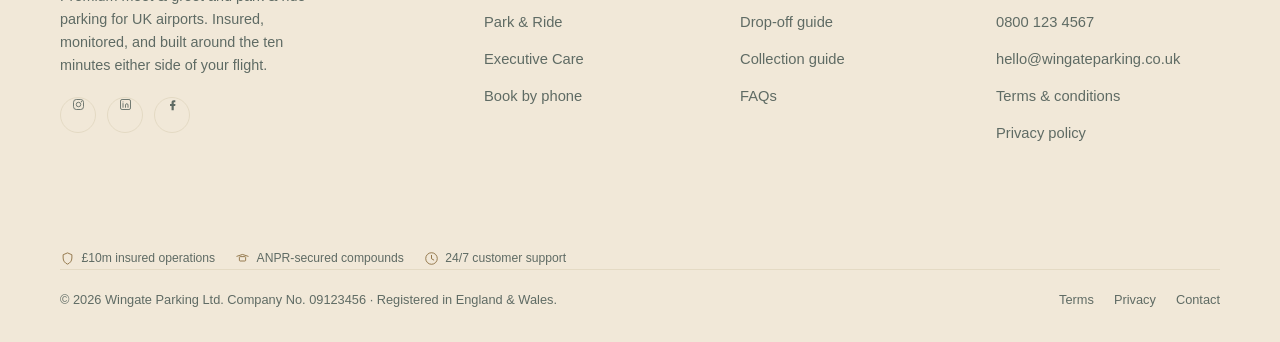
<file: booking.html>
<!doctype html>
<html lang="en-GB">
<head>
<meta charset="UTF-8">
<meta name="viewport" content="width=device-width, initial-scale=1.0">
<title>Book by Phone — Wingate Airport Parking</title>
<meta name="description" content="Call 0800 123 4567 to book Meet &amp; Greet, Park &amp; Ride or Executive Care at your UK airport. A real person, every time — no online forms.">
<link rel="canonical" href="https://www.wingateparking.co.uk/booking.html">
<meta name="robots" content="index, follow">
<meta name="theme-color" content="#12181a">
<meta name="referrer" content="strict-origin-when-cross-origin">
<meta http-equiv="Content-Security-Policy" content="default-src 'self'; script-src 'self'; style-src 'self' 'unsafe-inline' https://fonts.googleapis.com; font-src https://fonts.gstatic.com; img-src 'self' data:; connect-src 'self'; base-uri 'self'; form-action 'self'; object-src 'none'; upgrade-insecure-requests">
<meta property="og:type" content="website">
<meta property="og:site_name" content="Wingate Airport Parking">
<meta property="og:title" content="Book by Phone — Wingate Airport Parking">
<meta property="og:description" content="Call 0800 123 4567 to book Meet &amp; Greet, Park &amp; Ride or Executive Care at your UK airport. A real person, every time — no online forms.">
<meta property="og:url" content="https://www.wingateparking.co.uk/booking.html">
<meta property="og:locale" content="en_GB">
<meta name="twitter:card" content="summary">
<meta name="twitter:title" content="Book by Phone — Wingate Airport Parking">
<meta name="twitter:description" content="Call 0800 123 4567 to book Meet &amp; Greet, Park &amp; Ride or Executive Care at your UK airport. A real person, every time — no online forms.">
<link rel="icon" href="data:image/svg+xml,<svg xmlns=%22http://www.w3.org/2000/svg%22 viewBox=%220 0 44 36%22><path d=%22M2 4 L12 32 L22 12 L32 32 L42 4%22 stroke=%22%230d3327%22 stroke-width=%223.4%22 stroke-linecap=%22round%22 stroke-linejoin=%22round%22 fill=%22none%22/></svg>">
<link rel="stylesheet" href="assets/css/style.css">
</head>
<body>
<a class="skip-link" href="#main">Skip to content</a>

<header class="site-header">
  <div class="container">
    <a href="index.html" class="brand" aria-label="Wingate — home">
      <svg viewBox="0 0 44 36" fill="none" xmlns="http://www.w3.org/2000/svg"><path d="M2 4 L12 32 L22 12 L32 32 L42 4" stroke="currentColor" stroke-width="3.2" stroke-linecap="round" stroke-linejoin="round"/><path d="M22 4 L22 11" stroke="currentColor" stroke-width="3.2" stroke-linecap="round"/></svg>
      <span><span class="brand-word">Wingate</span><span class="brand-sub">Airport Parking</span></span>
    </a>
    <nav class="nav-desktop" aria-label="Primary">
      <ul class="nav-links">
        <li><a href="index.html">Home</a></li>
        <li><a href="how-it-works.html">How It Works</a></li>
        <li><a href="services.html">Services</a></li>
        <li><a href="faq.html">FAQs</a></li>
        <li><a href="contact.html">Contact</a></li>
      </ul>
      <div class="nav-cta">
        <a href="tel:+448001234567" class="nav-call">
          <svg viewBox="0 0 24 24" fill="none"><path d="M6 3.5l3 1 .8 3.2L8 9.5c1 2.4 3.1 4.5 5.5 5.5l1.8-1.8 3.2.8 1 3c-.4 1.4-1.7 2.5-3.3 2.5C10.7 19.5 4.5 13.3 4.5 7.8 4.5 6.2 5.5 5 6 3.5z" stroke="currentColor" stroke-width="1.3" stroke-linejoin="round"/></svg>
          <span class="nav-call-text"><span class="nav-call-label">Call for a quote</span><span class="nav-call-number">0800 123 4567</span></span>
        </a>
        <a href="booking.html" class="nav-quote-link" aria-current="page">Booking info</a>
      </div>
    </nav>
    <button class="nav-toggle" aria-label="Open menu" aria-expanded="false"><span></span><span></span><span></span></button>
  </div>
</header>

<div class="mobile-panel" aria-hidden="true">
  <ul class="mobile-links">
    <li><a href="index.html">Home</a></li>
    <li><a href="how-it-works.html">How It Works</a></li>
    <li><a href="services.html">Services</a></li>
    <li><a href="faq.html">FAQs</a></li>
    <li><a href="contact.html">Contact</a></li>
  </ul>
  <div class="mobile-panel-footer">
    <a href="tel:+448001234567" class="btn btn-brass btn-block">Call 0800 123 4567</a>
    <a href="booking.html" class="btn btn-ghost on-dark btn-block">Booking info</a>
  </div>
</div>

<main id="main">

  <div class="page-header">
    <div class="container">
      <div class="breadcrumb"><a href="index.html">Home</a><span>/</span><span>Book by Phone</span></div>
      <p class="eyebrow">Booking, the direct way</p>
      <h1>Call us. We'll take it from there.</h1>
      <p class="lede">Every Wingate booking starts with a two-minute call — no forms, no waiting on an email back. Tell us your airport and dates, and we'll confirm your price on the spot.</p>
    </div>
  </div>

  <section class="section">
    <div class="container">
      <div class="split split-top split-booking">

        <div data-reveal>
          <div class="booking-panel">
            <p class="cap-label">Lines open 24 hours a day, every day</p>
            <a href="tel:+448001234567" class="call-panel-number">
              <svg viewBox="0 0 24 24" fill="none"><path d="M6 3.5l3 1 .8 3.2L8 9.5c1 2.4 3.1 4.5 5.5 5.5l1.8-1.8 3.2.8 1 3c-.4 1.4-1.7 2.5-3.3 2.5C10.7 19.5 4.5 13.3 4.5 7.8 4.5 6.2 5.5 5 6 3.5z" stroke="currentColor" stroke-width="1.4" stroke-linejoin="round"/></svg>
              0800 123 4567
            </a>
            <p class="field-hint">Free from UK landlines and mobiles.</p>

            <div class="rule"></div>

            <p class="cap-label mb-3">Have these ready when you call</p>
            <ul class="service-list">
              <li><svg viewBox="0 0 24 24" fill="none"><path d="M5 12.5l4.2 4.2L19 7" stroke="currentColor" stroke-width="1.8" stroke-linecap="round" stroke-linejoin="round"/></svg>Departure airport &amp; terminal</li>
              <li><svg viewBox="0 0 24 24" fill="none"><path d="M5 12.5l4.2 4.2L19 7" stroke="currentColor" stroke-width="1.8" stroke-linecap="round" stroke-linejoin="round"/></svg>Drop-off and collection dates &amp; times</li>
              <li><svg viewBox="0 0 24 24" fill="none"><path d="M5 12.5l4.2 4.2L19 7" stroke="currentColor" stroke-width="1.8" stroke-linecap="round" stroke-linejoin="round"/></svg>Preferred service — Meet &amp; Greet, Park &amp; Ride or Executive Care</li>
              <li><svg viewBox="0 0 24 24" fill="none"><path d="M5 12.5l4.2 4.2L19 7" stroke="currentColor" stroke-width="1.8" stroke-linecap="round" stroke-linejoin="round"/></svg>Vehicle registration (handy to have, not essential)</li>
            </ul>

            <div class="rule"></div>

            <p class="field-hint">Prefer to write first? Email <a href="mailto:hello@wingateparking.co.uk" class="serif-italic">hello@wingateparking.co.uk</a> and we'll call you back to confirm your booking — we don't take bookings by email alone.</p>
          </div>
        </div>

        <div data-reveal>
          <div class="info-panel mb-4">
            <h4><svg viewBox="0 0 24 24" fill="none"><path d="M12 3l7 3v5.2c0 4.6-3 8.3-7 9.8-4-1.5-7-5.2-7-9.8V6l7-3z" stroke="currentColor" stroke-width="1.4" stroke-linejoin="round"/></svg>What's included, always</h4>
            <ul class="service-list">
              <li><svg viewBox="0 0 24 24" fill="none"><path d="M5 12.5l4.2 4.2L19 7" stroke="currentColor" stroke-width="1.8" stroke-linecap="round" stroke-linejoin="round"/></svg>£10m combined insurance cover</li>
              <li><svg viewBox="0 0 24 24" fill="none"><path d="M5 12.5l4.2 4.2L19 7" stroke="currentColor" stroke-width="1.8" stroke-linecap="round" stroke-linejoin="round"/></svg>Free cancellation up to 24 hours out</li>
              <li><svg viewBox="0 0 24 24" fill="none"><path d="M5 12.5l4.2 4.2L19 7" stroke="currentColor" stroke-width="1.8" stroke-linecap="round" stroke-linejoin="round"/></svg>Automatic flight tracking &amp; delay adjustment</li>
              <li><svg viewBox="0 0 24 24" fill="none"><path d="M5 12.5l4.2 4.2L19 7" stroke="currentColor" stroke-width="1.8" stroke-linecap="round" stroke-linejoin="round"/></svg>24/7 phone support during your trip</li>
            </ul>
          </div>
          <div class="feature-quote" style="padding: var(--sp-4)">
            <svg class="mark" viewBox="0 0 40 32" fill="currentColor" style="width:28px;height:22px"><path d="M0 32V19.5C0 8.7 6.4 1.7 16 0v6.4C10.6 8 8 12 8 17.4H16V32H0zM24 32V19.5C24 8.7 30.4 1.7 40 0v6.4C34.6 8 32 12 32 17.4H40V32H24z"/></svg>
            <p style="font-size:1.15rem">"Quoted, booked and confirmed before the kettle had boiled."</p>
            <footer><div class="avatar-ring">JT</div><div><cite>James T.</cite><span class="role">Manchester Airport</span></div></footer>
          </div>
        </div>

      </div>
    </div>
  </section>

</main>

<footer class="site-footer">
  <div class="container">
    <div class="footer-top">
      <div class="footer-brand">
        <svg viewBox="0 0 44 36" fill="none" xmlns="http://www.w3.org/2000/svg" style="color:var(--text-on-dark)"><path d="M2 4 L12 32 L22 12 L32 32 L42 4" stroke="currentColor" stroke-width="3.2" stroke-linecap="round" stroke-linejoin="round"/><path d="M22 4 L22 11" stroke="currentColor" stroke-width="3.2" stroke-linecap="round"/></svg>
        <p>Premium meet &amp; greet and park &amp; ride parking for UK airports. Insured, monitored, and built around the ten minutes either side of your flight.</p>
        <div class="footer-social">
          <a href="#" aria-label="Wingate on Instagram"><svg viewBox="0 0 24 24" fill="none" style="color:var(--text-on-dark-muted)"><rect x="4" y="4" width="16" height="16" rx="4.5" stroke="currentColor" stroke-width="1.4"/><circle cx="12" cy="12" r="3.6" stroke="currentColor" stroke-width="1.4"/><circle cx="16.6" cy="7.4" r="0.9" fill="currentColor"/></svg></a>
          <a href="#" aria-label="Wingate on LinkedIn"><svg viewBox="0 0 24 24" fill="none" style="color:var(--text-on-dark-muted)"><rect x="4" y="4" width="16" height="16" rx="2.5" stroke="currentColor" stroke-width="1.4"/><path d="M8 10.5v6M8 7.9v.1M12 16.5v-3.6c0-1.3.9-2.2 2.1-2.2 1.2 0 1.9.9 1.9 2.2v3.6" stroke="currentColor" stroke-width="1.4" stroke-linecap="round"/></svg></a>
          <a href="#" aria-label="Wingate on Facebook"><svg viewBox="0 0 24 24" fill="none" style="color:var(--text-on-dark-muted)"><path d="M14 8.5h2.5V5H14c-2.2 0-3.5 1.4-3.5 3.6V11H8v3.5h2.5V21H14v-6.5h2.3l.4-3.5H14V9c0-.4.2-.5.6-.5z" fill="currentColor"/></svg></a>
        </div>
      </div>
      <div class="footer-col"><h5>Services</h5><ul>
        <li><a href="services.html#meet-greet">Meet &amp; Greet</a></li>
        <li><a href="services.html#park-ride">Park &amp; Ride</a></li>
        <li><a href="services.html#executive">Executive Care</a></li>
        <li><a href="booking.html">Book by phone</a></li>
      </ul></div>
      <div class="footer-col"><h5>Company</h5><ul>
        <li><a href="how-it-works.html">How it works</a></li>
        <li><a href="drop-off.html">Drop-off guide</a></li>
        <li><a href="collection.html">Collection guide</a></li>
        <li><a href="faq.html">FAQs</a></li>
      </ul></div>
      <div class="footer-col"><h5>Support</h5><ul>
        <li><a href="contact.html">Contact us</a></li>
        <li><a href="tel:+448001234567">0800 123 4567</a></li>
        <li><a href="mailto:hello@wingateparking.co.uk">hello@wingateparking.co.uk</a></li>
        <li><a href="terms.html">Terms &amp; conditions</a></li>
        <li><a href="privacy.html">Privacy policy</a></li>
      </ul></div>
    </div>
    <div class="badge-row">
      <span><svg viewBox="0 0 24 24" fill="none"><path d="M12 3l7 3v5.2c0 4.6-3 8.3-7 9.8-4-1.5-7-5.2-7-9.8V6l7-3z" stroke="currentColor" stroke-width="1.4" stroke-linejoin="round"/></svg>£10m insured operations</span>
      <span><svg viewBox="0 0 24 24" fill="none"><path d="M3 8.5l9-3 9 3" stroke="currentColor" stroke-width="1.4" stroke-linecap="round" stroke-linejoin="round"/><rect x="7" y="9" width="10" height="7" rx="1.2" stroke="currentColor" stroke-width="1.4"/></svg>ANPR-secured compounds</span>
      <span><svg viewBox="0 0 24 24" fill="none"><circle cx="12" cy="12" r="9.25" stroke="currentColor" stroke-width="1.4"/><path d="M12 7v5.3l3.6 2.1" stroke="currentColor" stroke-width="1.5" stroke-linecap="round" stroke-linejoin="round"/></svg>24/7 customer support</span>
    </div>
    <div class="footer-bottom">
      <span>© <span data-year></span> Wingate Parking Ltd. Company No. 09123456 · Registered in England &amp; Wales.</span>
      <div class="footer-legal"><a href="terms.html">Terms</a><a href="privacy.html">Privacy</a><a href="contact.html">Contact</a></div>
    </div>
  </div>
</footer>

<script src="assets/js/main.js"></script>
</body>
</html>
</file>
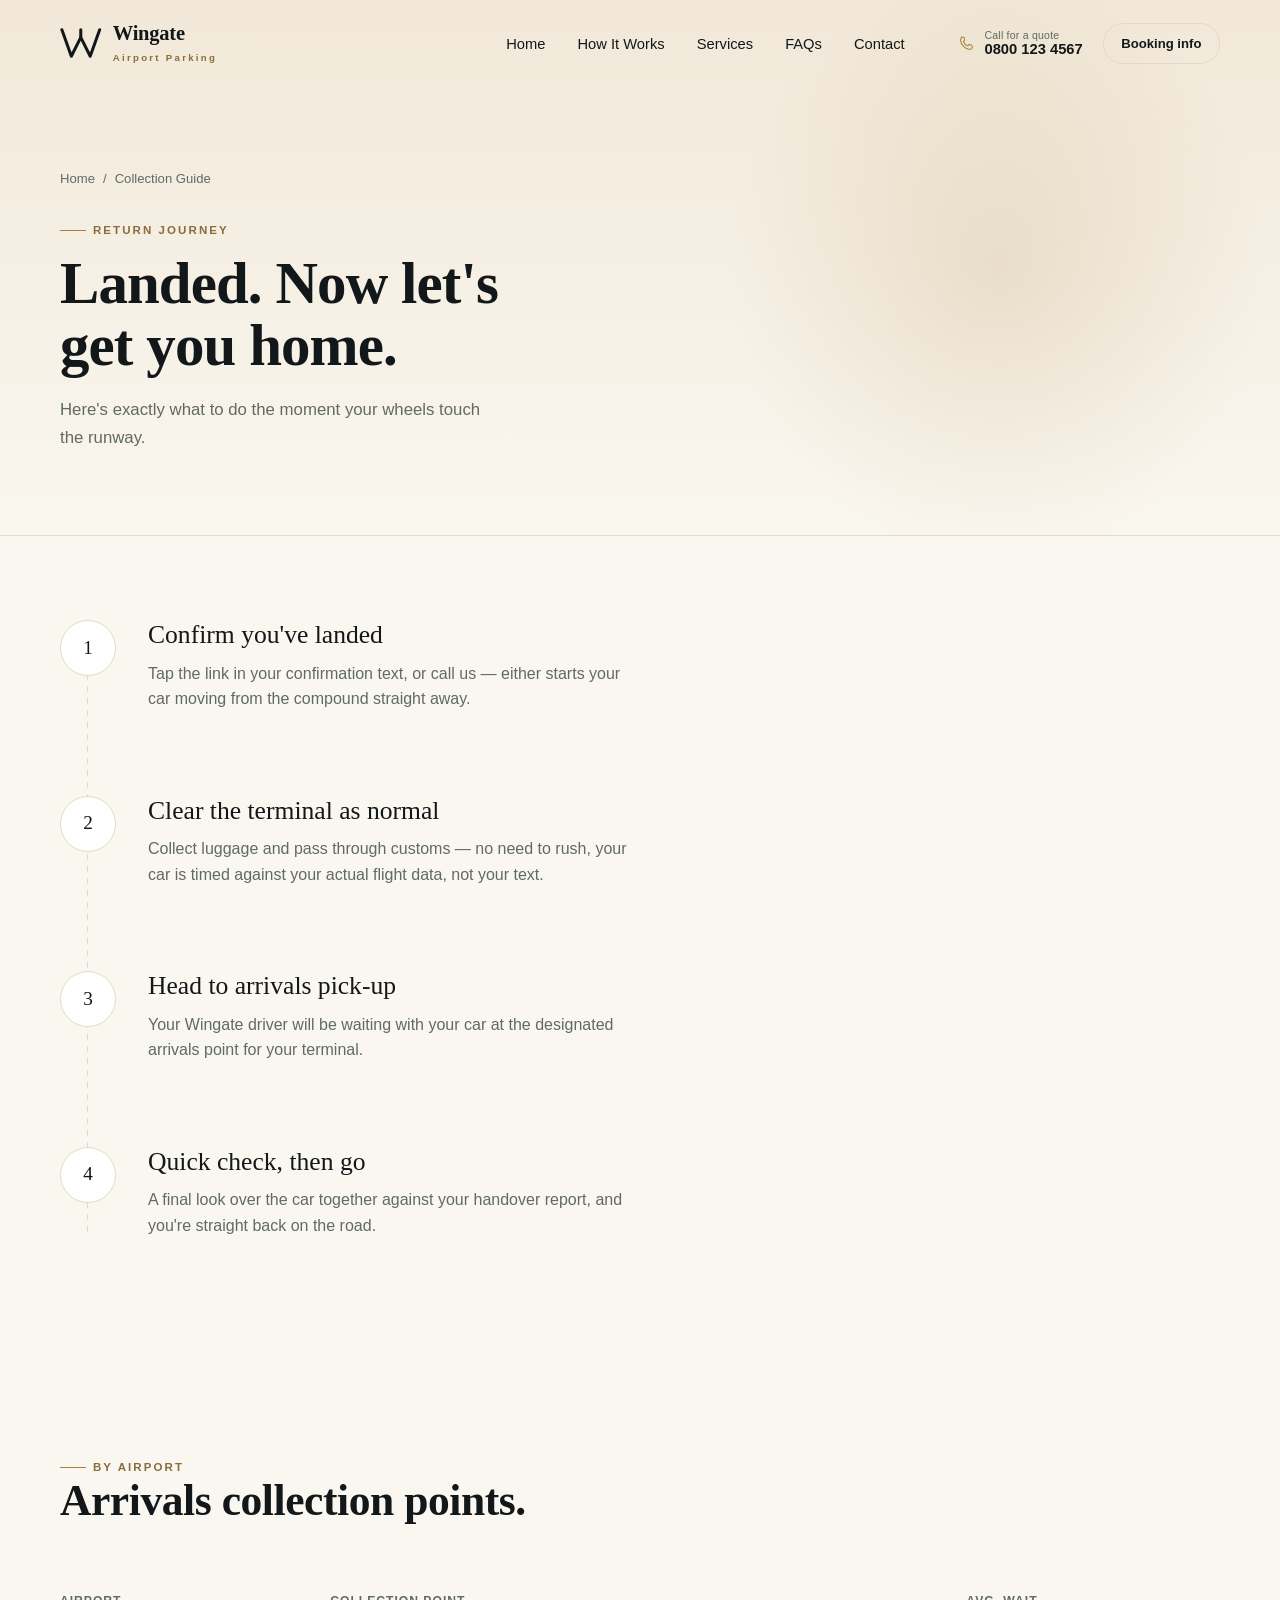
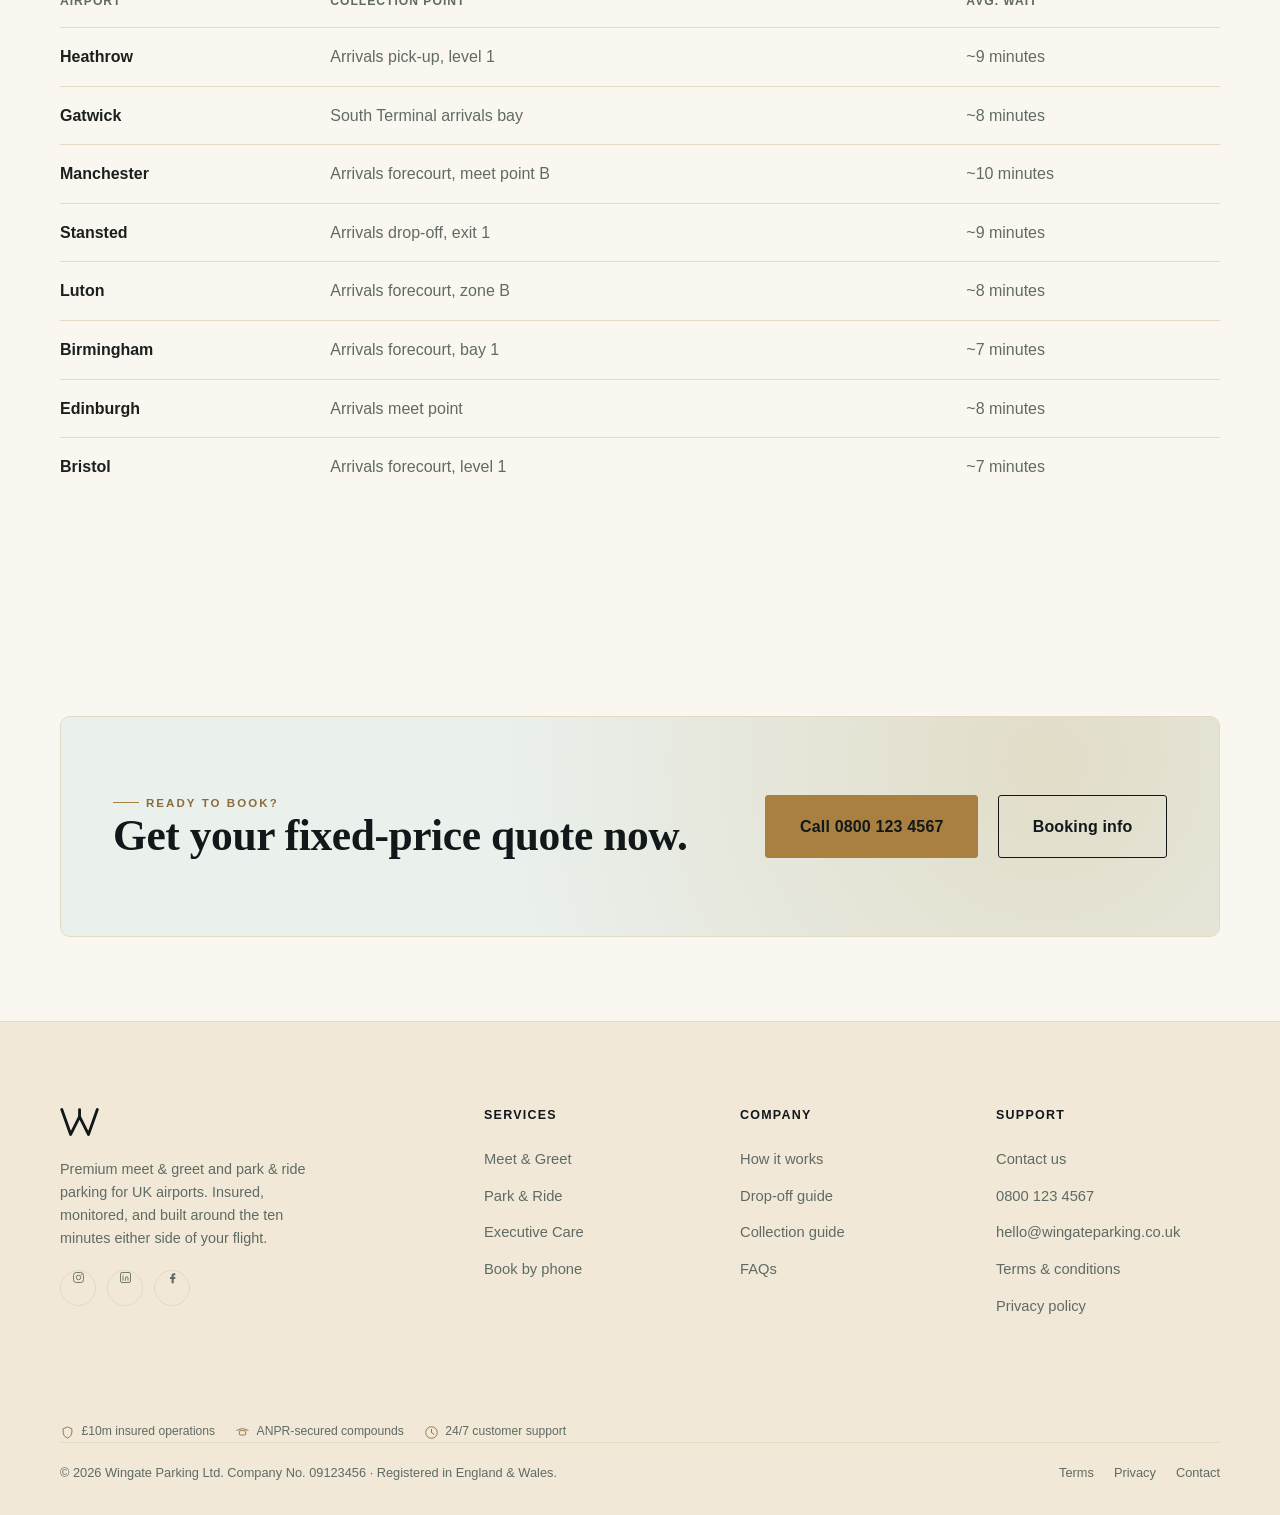
<file: collection.html>
<!doctype html>
<html lang="en-GB">
<head>
<meta charset="UTF-8">
<meta name="viewport" content="width=device-width, initial-scale=1.0">
<title>Collection Guide — Wingate Airport Parking</title>
<meta name="description" content="Exactly where to find your car on your return, and how the collection process works, for every UK airport we serve.">
<link rel="canonical" href="https://www.wingateparking.co.uk/collection.html">
<meta name="robots" content="index, follow">
<meta name="theme-color" content="#12181a">
<meta name="referrer" content="strict-origin-when-cross-origin">
<meta http-equiv="Content-Security-Policy" content="default-src 'self'; script-src 'self'; style-src 'self' 'unsafe-inline' https://fonts.googleapis.com; font-src https://fonts.gstatic.com; img-src 'self' data:; connect-src 'self'; base-uri 'self'; form-action 'self'; object-src 'none'; upgrade-insecure-requests">
<meta property="og:type" content="website">
<meta property="og:site_name" content="Wingate Airport Parking">
<meta property="og:title" content="Collection Guide — Wingate Airport Parking">
<meta property="og:description" content="Exactly where to find your car on your return, and how the collection process works, for every UK airport we serve.">
<meta property="og:url" content="https://www.wingateparking.co.uk/collection.html">
<meta property="og:locale" content="en_GB">
<meta name="twitter:card" content="summary">
<meta name="twitter:title" content="Collection Guide — Wingate Airport Parking">
<meta name="twitter:description" content="Exactly where to find your car on your return, and how the collection process works, for every UK airport we serve.">
<link rel="icon" href="data:image/svg+xml,<svg xmlns=%22http://www.w3.org/2000/svg%22 viewBox=%220 0 44 36%22><path d=%22M2 4 L12 32 L22 12 L32 32 L42 4%22 stroke=%22%230d3327%22 stroke-width=%223.4%22 stroke-linecap=%22round%22 stroke-linejoin=%22round%22 fill=%22none%22/></svg>">
<link rel="stylesheet" href="assets/css/style.css">
</head>
<body>
<a class="skip-link" href="#main">Skip to content</a>

<header class="site-header">
  <div class="container">
    <a href="index.html" class="brand" aria-label="Wingate — home">
      <svg viewBox="0 0 44 36" fill="none" xmlns="http://www.w3.org/2000/svg"><path d="M2 4 L12 32 L22 12 L32 32 L42 4" stroke="currentColor" stroke-width="3.2" stroke-linecap="round" stroke-linejoin="round"/><path d="M22 4 L22 11" stroke="currentColor" stroke-width="3.2" stroke-linecap="round"/></svg>
      <span><span class="brand-word">Wingate</span><span class="brand-sub">Airport Parking</span></span>
    </a>
    <nav class="nav-desktop" aria-label="Primary">
      <ul class="nav-links">
        <li><a href="index.html">Home</a></li>
        <li><a href="how-it-works.html">How It Works</a></li>
        <li><a href="services.html">Services</a></li>
        <li><a href="faq.html">FAQs</a></li>
        <li><a href="contact.html">Contact</a></li>
      </ul>
      <div class="nav-cta">
        <a href="tel:+448001234567" class="nav-call">
          <svg viewBox="0 0 24 24" fill="none"><path d="M6 3.5l3 1 .8 3.2L8 9.5c1 2.4 3.1 4.5 5.5 5.5l1.8-1.8 3.2.8 1 3c-.4 1.4-1.7 2.5-3.3 2.5C10.7 19.5 4.5 13.3 4.5 7.8 4.5 6.2 5.5 5 6 3.5z" stroke="currentColor" stroke-width="1.3" stroke-linejoin="round"/></svg>
          <span class="nav-call-text"><span class="nav-call-label">Call for a quote</span><span class="nav-call-number">0800 123 4567</span></span>
        </a>
        <a href="booking.html" class="nav-quote-link">Booking info</a>
      </div>
    </nav>
    <button class="nav-toggle" aria-label="Open menu" aria-expanded="false"><span></span><span></span><span></span></button>
  </div>
</header>

<div class="mobile-panel" aria-hidden="true">
  <ul class="mobile-links">
    <li><a href="index.html">Home</a></li>
    <li><a href="how-it-works.html">How It Works</a></li>
    <li><a href="services.html">Services</a></li>
    <li><a href="faq.html">FAQs</a></li>
    <li><a href="contact.html">Contact</a></li>
  </ul>
  <div class="mobile-panel-footer">
    <a href="tel:+448001234567" class="btn btn-brass btn-block">Call 0800 123 4567</a>
    <a href="booking.html" class="btn btn-ghost on-dark btn-block">Booking info</a>
  </div>
</div>

<main id="main">

  <div class="page-header">
    <div class="container">
      <div class="breadcrumb"><a href="index.html">Home</a><span>/</span><span>Collection Guide</span></div>
      <p class="eyebrow">Return journey</p>
      <h1>Landed. Now let's<br>get you home.</h1>
      <p class="lede">Here's exactly what to do the moment your wheels touch the runway.</p>
    </div>
  </div>

  <section class="section-tight">
    <div class="container">
      <div class="timeline" data-reveal-group style="max-width:760px">
        <div class="tl-item">
          <div class="tl-dot">1</div>
          <div class="tl-content"><h3>Confirm you've landed</h3><p>Tap the link in your confirmation text, or call us — either starts your car moving from the compound straight away.</p></div>
        </div>
        <div class="tl-item">
          <div class="tl-dot">2</div>
          <div class="tl-content"><h3>Clear the terminal as normal</h3><p>Collect luggage and pass through customs — no need to rush, your car is timed against your actual flight data, not your text.</p></div>
        </div>
        <div class="tl-item">
          <div class="tl-dot">3</div>
          <div class="tl-content"><h3>Head to arrivals pick-up</h3><p>Your Wingate driver will be waiting with your car at the designated arrivals point for your terminal.</p></div>
        </div>
        <div class="tl-item">
          <div class="tl-dot">4</div>
          <div class="tl-content"><h3>Quick check, then go</h3><p>A final look over the car together against your handover report, and you're straight back on the road.</p></div>
        </div>
      </div>
    </div>
  </section>

  <section class="section">
    <div class="container">
      <div class="section-head" data-reveal>
        <p class="eyebrow">By airport</p>
        <h2>Arrivals collection points.</h2>
      </div>
      <div style="overflow-x:auto" data-reveal>
        <table style="width:100%;border-collapse:collapse;min-width:640px">
          <thead>
            <tr style="border-bottom:1px solid var(--line)">
              <th style="text-align:left;padding:1rem 0;font-family:var(--font-body);font-size:.76rem;letter-spacing:.08em;text-transform:uppercase;color:var(--text-muted)">Airport</th>
              <th style="text-align:left;padding:1rem 0;font-family:var(--font-body);font-size:.76rem;letter-spacing:.08em;text-transform:uppercase;color:var(--text-muted)">Collection point</th>
              <th style="text-align:left;padding:1rem 0;font-family:var(--font-body);font-size:.76rem;letter-spacing:.08em;text-transform:uppercase;color:var(--text-muted)">Avg. wait</th>
            </tr>
          </thead>
          <tbody>
            <tr style="border-bottom:1px solid var(--line)"><td style="padding:1rem 0;font-weight:600">Heathrow</td><td style="padding:1rem 0;color:var(--text-muted)">Arrivals pick-up, level 1</td><td style="padding:1rem 0;color:var(--text-muted)">~9 minutes</td></tr>
            <tr style="border-bottom:1px solid var(--line)"><td style="padding:1rem 0;font-weight:600">Gatwick</td><td style="padding:1rem 0;color:var(--text-muted)">South Terminal arrivals bay</td><td style="padding:1rem 0;color:var(--text-muted)">~8 minutes</td></tr>
            <tr style="border-bottom:1px solid var(--line)"><td style="padding:1rem 0;font-weight:600">Manchester</td><td style="padding:1rem 0;color:var(--text-muted)">Arrivals forecourt, meet point B</td><td style="padding:1rem 0;color:var(--text-muted)">~10 minutes</td></tr>
            <tr style="border-bottom:1px solid var(--line)"><td style="padding:1rem 0;font-weight:600">Stansted</td><td style="padding:1rem 0;color:var(--text-muted)">Arrivals drop-off, exit 1</td><td style="padding:1rem 0;color:var(--text-muted)">~9 minutes</td></tr>
            <tr style="border-bottom:1px solid var(--line)"><td style="padding:1rem 0;font-weight:600">Luton</td><td style="padding:1rem 0;color:var(--text-muted)">Arrivals forecourt, zone B</td><td style="padding:1rem 0;color:var(--text-muted)">~8 minutes</td></tr>
            <tr style="border-bottom:1px solid var(--line)"><td style="padding:1rem 0;font-weight:600">Birmingham</td><td style="padding:1rem 0;color:var(--text-muted)">Arrivals forecourt, bay 1</td><td style="padding:1rem 0;color:var(--text-muted)">~7 minutes</td></tr>
            <tr style="border-bottom:1px solid var(--line)"><td style="padding:1rem 0;font-weight:600">Edinburgh</td><td style="padding:1rem 0;color:var(--text-muted)">Arrivals meet point</td><td style="padding:1rem 0;color:var(--text-muted)">~8 minutes</td></tr>
            <tr><td style="padding:1rem 0;font-weight:600">Bristol</td><td style="padding:1rem 0;color:var(--text-muted)">Arrivals forecourt, level 1</td><td style="padding:1rem 0;color:var(--text-muted)">~7 minutes</td></tr>
          </tbody>
        </table>
      </div>
    </div>
  </section>

  <section class="section-tight">
    <div class="container">
      <div class="cta-band" data-reveal>
        <div><p class="eyebrow on-dark">Ready to book?</p><h2>Get your fixed-price quote now.</h2></div>
        <div class="cta-actions">
          <a href="tel:+448001234567" class="btn btn-brass btn-lg">Call 0800 123 4567</a>
          <a href="booking.html" class="btn btn-ghost on-dark btn-lg">Booking info</a>
        </div>
      </div>
    </div>
  </section>

</main>

<footer class="site-footer">
  <div class="container">
    <div class="footer-top">
      <div class="footer-brand">
        <svg viewBox="0 0 44 36" fill="none" xmlns="http://www.w3.org/2000/svg" style="color:var(--text-on-dark)"><path d="M2 4 L12 32 L22 12 L32 32 L42 4" stroke="currentColor" stroke-width="3.2" stroke-linecap="round" stroke-linejoin="round"/><path d="M22 4 L22 11" stroke="currentColor" stroke-width="3.2" stroke-linecap="round"/></svg>
        <p>Premium meet &amp; greet and park &amp; ride parking for UK airports. Insured, monitored, and built around the ten minutes either side of your flight.</p>
        <div class="footer-social">
          <a href="#" aria-label="Wingate on Instagram"><svg viewBox="0 0 24 24" fill="none" style="color:var(--text-on-dark-muted)"><rect x="4" y="4" width="16" height="16" rx="4.5" stroke="currentColor" stroke-width="1.4"/><circle cx="12" cy="12" r="3.6" stroke="currentColor" stroke-width="1.4"/><circle cx="16.6" cy="7.4" r="0.9" fill="currentColor"/></svg></a>
          <a href="#" aria-label="Wingate on LinkedIn"><svg viewBox="0 0 24 24" fill="none" style="color:var(--text-on-dark-muted)"><rect x="4" y="4" width="16" height="16" rx="2.5" stroke="currentColor" stroke-width="1.4"/><path d="M8 10.5v6M8 7.9v.1M12 16.5v-3.6c0-1.3.9-2.2 2.1-2.2 1.2 0 1.9.9 1.9 2.2v3.6" stroke="currentColor" stroke-width="1.4" stroke-linecap="round"/></svg></a>
          <a href="#" aria-label="Wingate on Facebook"><svg viewBox="0 0 24 24" fill="none" style="color:var(--text-on-dark-muted)"><path d="M14 8.5h2.5V5H14c-2.2 0-3.5 1.4-3.5 3.6V11H8v3.5h2.5V21H14v-6.5h2.3l.4-3.5H14V9c0-.4.2-.5.6-.5z" fill="currentColor"/></svg></a>
        </div>
      </div>
      <div class="footer-col"><h5>Services</h5><ul>
        <li><a href="services.html#meet-greet">Meet &amp; Greet</a></li>
        <li><a href="services.html#park-ride">Park &amp; Ride</a></li>
        <li><a href="services.html#executive">Executive Care</a></li>
        <li><a href="booking.html">Book by phone</a></li>
      </ul></div>
      <div class="footer-col"><h5>Company</h5><ul>
        <li><a href="how-it-works.html">How it works</a></li>
        <li><a href="drop-off.html">Drop-off guide</a></li>
        <li><a href="collection.html">Collection guide</a></li>
        <li><a href="faq.html">FAQs</a></li>
      </ul></div>
      <div class="footer-col"><h5>Support</h5><ul>
        <li><a href="contact.html">Contact us</a></li>
        <li><a href="tel:+448001234567">0800 123 4567</a></li>
        <li><a href="mailto:hello@wingateparking.co.uk">hello@wingateparking.co.uk</a></li>
        <li><a href="terms.html">Terms &amp; conditions</a></li>
        <li><a href="privacy.html">Privacy policy</a></li>
      </ul></div>
    </div>
    <div class="badge-row">
      <span><svg viewBox="0 0 24 24" fill="none"><path d="M12 3l7 3v5.2c0 4.6-3 8.3-7 9.8-4-1.5-7-5.2-7-9.8V6l7-3z" stroke="currentColor" stroke-width="1.4" stroke-linejoin="round"/></svg>£10m insured operations</span>
      <span><svg viewBox="0 0 24 24" fill="none"><path d="M3 8.5l9-3 9 3" stroke="currentColor" stroke-width="1.4" stroke-linecap="round" stroke-linejoin="round"/><rect x="7" y="9" width="10" height="7" rx="1.2" stroke="currentColor" stroke-width="1.4"/></svg>ANPR-secured compounds</span>
      <span><svg viewBox="0 0 24 24" fill="none"><circle cx="12" cy="12" r="9.25" stroke="currentColor" stroke-width="1.4"/><path d="M12 7v5.3l3.6 2.1" stroke="currentColor" stroke-width="1.5" stroke-linecap="round" stroke-linejoin="round"/></svg>24/7 customer support</span>
    </div>
    <div class="footer-bottom">
      <span>© <span data-year></span> Wingate Parking Ltd. Company No. 09123456 · Registered in England &amp; Wales.</span>
      <div class="footer-legal"><a href="terms.html">Terms</a><a href="privacy.html">Privacy</a><a href="contact.html">Contact</a></div>
    </div>
  </div>
</footer>

<script src="assets/js/main.js"></script>
</body>
</html>
</file>
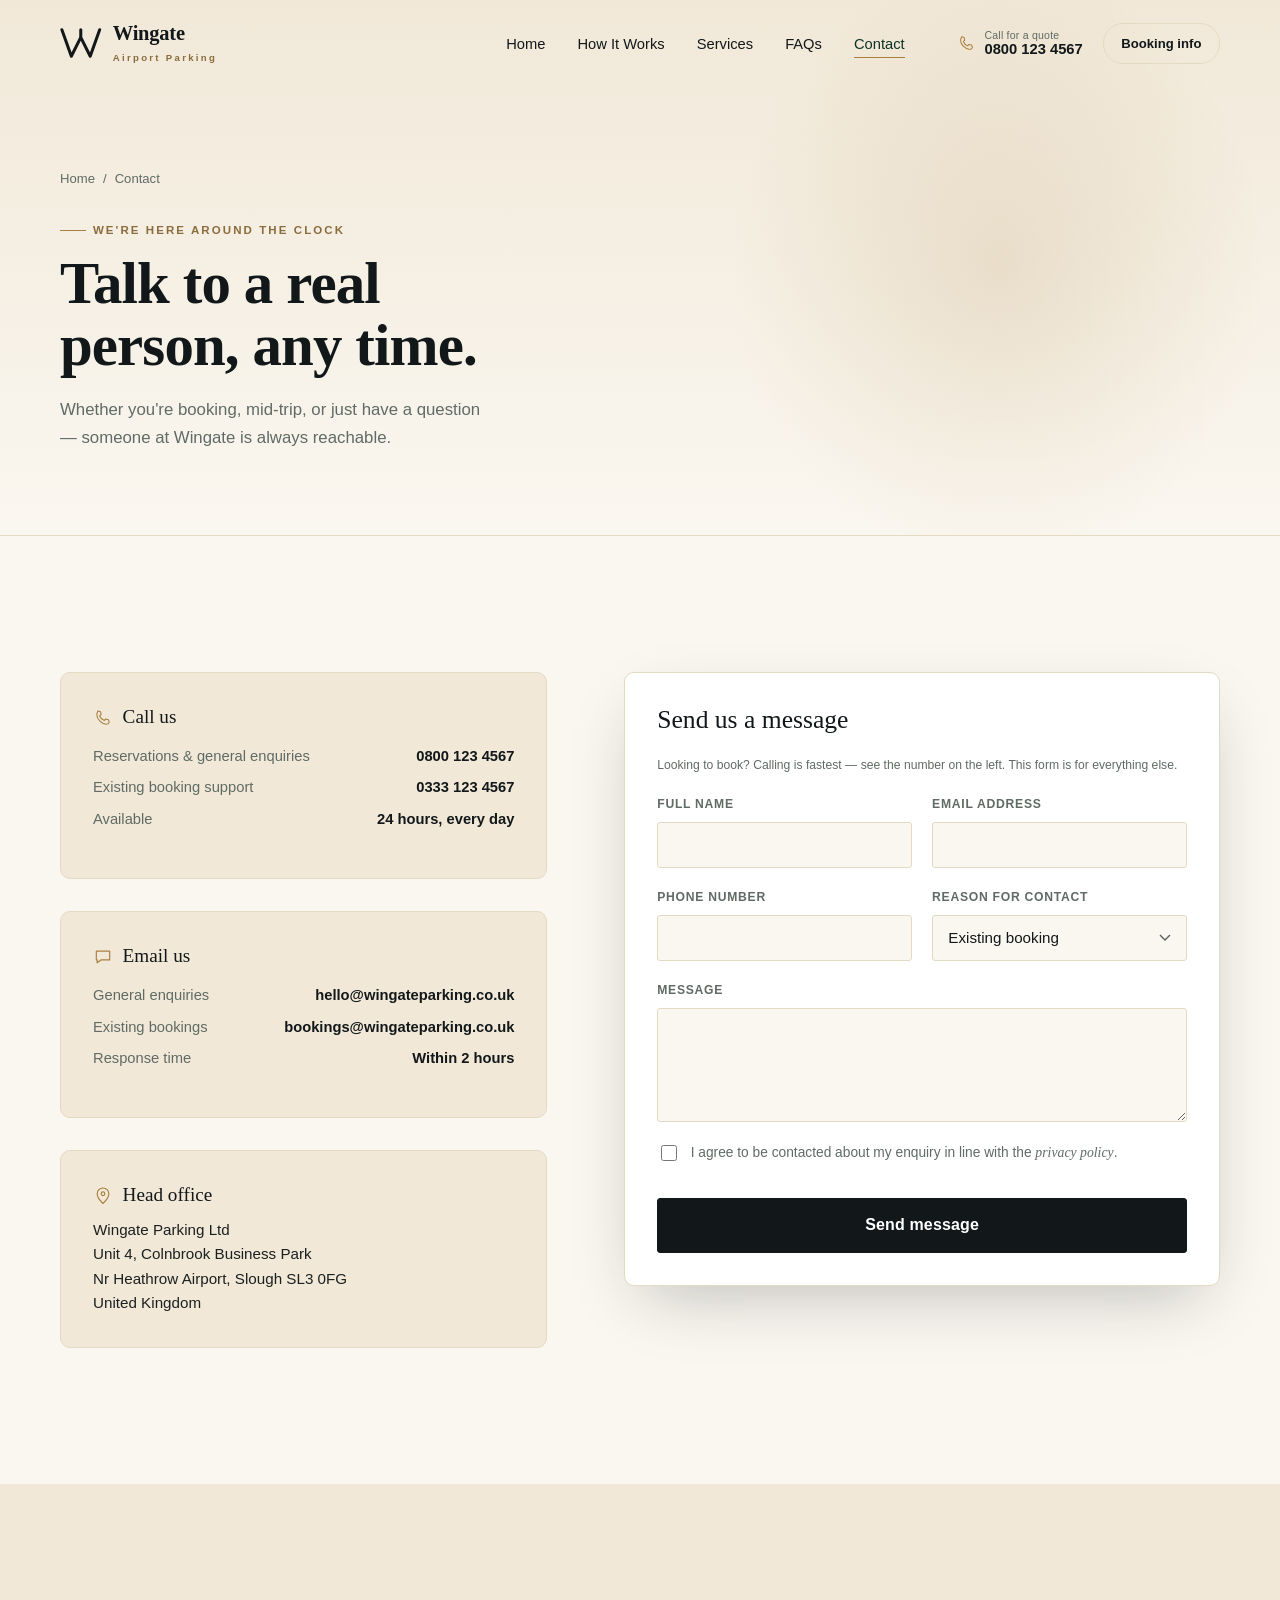
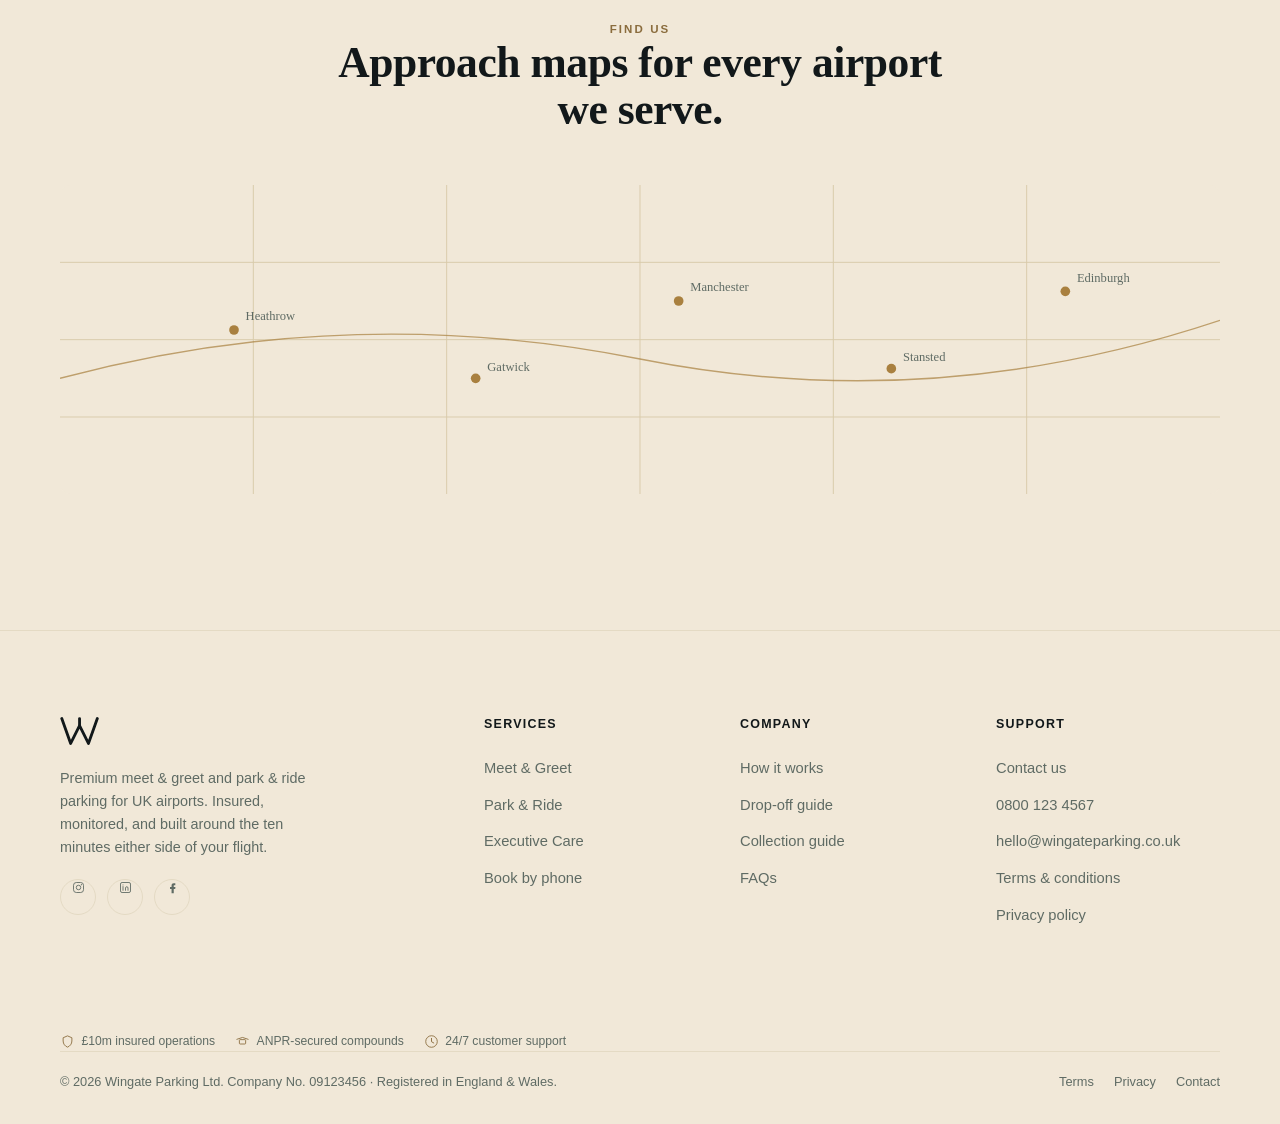
<file: contact.html>
<!doctype html>
<html lang="en-GB">
<head>
<meta charset="UTF-8">
<meta name="viewport" content="width=device-width, initial-scale=1.0">
<title>Contact — Wingate Airport Parking</title>
<meta name="description" content="Speak to the Wingate team — 24/7 phone support, email, and details for every UK airport we serve.">
<link rel="canonical" href="https://www.wingateparking.co.uk/contact.html">
<meta name="robots" content="index, follow">
<meta name="theme-color" content="#12181a">
<meta name="referrer" content="strict-origin-when-cross-origin">
<meta http-equiv="Content-Security-Policy" content="default-src 'self'; script-src 'self'; style-src 'self' 'unsafe-inline' https://fonts.googleapis.com; font-src https://fonts.gstatic.com; img-src 'self' data:; connect-src 'self'; base-uri 'self'; form-action 'self'; object-src 'none'; upgrade-insecure-requests">
<meta property="og:type" content="website">
<meta property="og:site_name" content="Wingate Airport Parking">
<meta property="og:title" content="Contact — Wingate Airport Parking">
<meta property="og:description" content="Speak to the Wingate team — 24/7 phone support, email, and details for every UK airport we serve.">
<meta property="og:url" content="https://www.wingateparking.co.uk/contact.html">
<meta property="og:locale" content="en_GB">
<meta name="twitter:card" content="summary">
<meta name="twitter:title" content="Contact — Wingate Airport Parking">
<meta name="twitter:description" content="Speak to the Wingate team — 24/7 phone support, email, and details for every UK airport we serve.">
<link rel="icon" href="data:image/svg+xml,<svg xmlns=%22http://www.w3.org/2000/svg%22 viewBox=%220 0 44 36%22><path d=%22M2 4 L12 32 L22 12 L32 32 L42 4%22 stroke=%22%230d3327%22 stroke-width=%223.4%22 stroke-linecap=%22round%22 stroke-linejoin=%22round%22 fill=%22none%22/></svg>">
<link rel="stylesheet" href="assets/css/style.css">
</head>
<body>
<a class="skip-link" href="#main">Skip to content</a>

<header class="site-header">
  <div class="container">
    <a href="index.html" class="brand" aria-label="Wingate — home">
      <svg viewBox="0 0 44 36" fill="none" xmlns="http://www.w3.org/2000/svg"><path d="M2 4 L12 32 L22 12 L32 32 L42 4" stroke="currentColor" stroke-width="3.2" stroke-linecap="round" stroke-linejoin="round"/><path d="M22 4 L22 11" stroke="currentColor" stroke-width="3.2" stroke-linecap="round"/></svg>
      <span><span class="brand-word">Wingate</span><span class="brand-sub">Airport Parking</span></span>
    </a>
    <nav class="nav-desktop" aria-label="Primary">
      <ul class="nav-links">
        <li><a href="index.html">Home</a></li>
        <li><a href="how-it-works.html">How It Works</a></li>
        <li><a href="services.html">Services</a></li>
        <li><a href="faq.html">FAQs</a></li>
        <li><a href="contact.html" aria-current="page">Contact</a></li>
      </ul>
      <div class="nav-cta">
        <a href="tel:+448001234567" class="nav-call">
          <svg viewBox="0 0 24 24" fill="none"><path d="M6 3.5l3 1 .8 3.2L8 9.5c1 2.4 3.1 4.5 5.5 5.5l1.8-1.8 3.2.8 1 3c-.4 1.4-1.7 2.5-3.3 2.5C10.7 19.5 4.5 13.3 4.5 7.8 4.5 6.2 5.5 5 6 3.5z" stroke="currentColor" stroke-width="1.3" stroke-linejoin="round"/></svg>
          <span class="nav-call-text"><span class="nav-call-label">Call for a quote</span><span class="nav-call-number">0800 123 4567</span></span>
        </a>
        <a href="booking.html" class="nav-quote-link">Booking info</a>
      </div>
    </nav>
    <button class="nav-toggle" aria-label="Open menu" aria-expanded="false"><span></span><span></span><span></span></button>
  </div>
</header>

<div class="mobile-panel" aria-hidden="true">
  <ul class="mobile-links">
    <li><a href="index.html">Home</a></li>
    <li><a href="how-it-works.html">How It Works</a></li>
    <li><a href="services.html">Services</a></li>
    <li><a href="faq.html">FAQs</a></li>
    <li><a href="contact.html">Contact</a></li>
  </ul>
  <div class="mobile-panel-footer">
    <a href="tel:+448001234567" class="btn btn-brass btn-block">Call 0800 123 4567</a>
    <a href="booking.html" class="btn btn-ghost on-dark btn-block">Booking info</a>
  </div>
</div>

<main id="main">

  <div class="page-header">
    <div class="container">
      <div class="breadcrumb"><a href="index.html">Home</a><span>/</span><span>Contact</span></div>
      <p class="eyebrow">We're here around the clock</p>
      <h1>Talk to a real<br>person, any time.</h1>
      <p class="lede">Whether you're booking, mid-trip, or just have a question — someone at Wingate is always reachable.</p>
    </div>
  </div>

  <section class="section">
    <div class="container">
      <div class="split split-top split-contact">

        <div data-reveal>
          <div class="info-panel mb-4">
            <h4><svg viewBox="0 0 24 24" fill="none"><path d="M6 3.5l3 1 .8 3.2L8 9.5c1 2.4 3.1 4.5 5.5 5.5l1.8-1.8 3.2.8 1 3c-.4 1.4-1.7 2.5-3.3 2.5C10.7 19.5 4.5 13.3 4.5 7.8 4.5 6.2 5.5 5 6 3.5z" stroke="currentColor" stroke-width="1.3" stroke-linejoin="round"/></svg>Call us</h4>
            <dl class="kv">
              <dt>Reservations &amp; general enquiries</dt><dd>0800 123 4567</dd>
              <dt>Existing booking support</dt><dd>0333 123 4567</dd>
              <dt>Available</dt><dd>24 hours, every day</dd>
            </dl>
          </div>
          <div class="info-panel mb-4">
            <h4><svg viewBox="0 0 24 24" fill="none"><path d="M4 5h16v10.5H9.5L5 19v-3.5H4V5z" stroke="currentColor" stroke-width="1.4" stroke-linejoin="round"/></svg>Email us</h4>
            <dl class="kv">
              <dt>General enquiries</dt><dd>hello@wingateparking.co.uk</dd>
              <dt>Existing bookings</dt><dd>bookings@wingateparking.co.uk</dd>
              <dt>Response time</dt><dd>Within 2 hours</dd>
            </dl>
          </div>
          <div class="info-panel">
            <h4><svg viewBox="0 0 24 24" fill="none"><path d="M12 21s7-6.4 7-11.6A7 7 0 0 0 5 9.4C5 14.6 12 21 12 21z" stroke="currentColor" stroke-width="1.4" stroke-linejoin="round"/><circle cx="12" cy="9.3" r="2.2" stroke="currentColor" stroke-width="1.4"/></svg>Head office</h4>
            <p style="color:var(--text);font-size:.95rem;margin:0">Wingate Parking Ltd<br>Unit 4, Colnbrook Business Park<br>Nr Heathrow Airport, Slough SL3 0FG<br>United Kingdom</p>
          </div>
        </div>

        <div data-reveal>
          <div class="booking-panel">
            <h3 class="mb-3">Send us a message</h3>
            <p class="field-hint mb-3">Looking to book? Calling is fastest — see the number on the left. This form is for everything else.</p>
            <form id="contactForm" class="contact-form">
              <div aria-hidden="true" style="position:absolute; left:-9999px; width:1px; height:1px; overflow:hidden">
                <label for="c-company">Company</label>
                <input type="text" id="c-company" name="company" tabindex="-1" autocomplete="off">
              </div>
              <div class="field-row">
                <div class="field"><label for="c-name">Full name</label><input type="text" id="c-name" required></div>
                <div class="field"><label for="c-email">Email address</label><input type="email" id="c-email" required></div>
              </div>
              <div class="field-row">
                <div class="field"><label for="c-phone">Phone number</label><input type="tel" id="c-phone"></div>
                <div class="field">
                  <label for="c-reason">Reason for contact</label>
                  <select id="c-reason">
                    <option>Existing booking</option>
                    <option>General enquiry</option>
                    <option>Feedback</option>
                    <option>Something else</option>
                  </select>
                </div>
              </div>
              <div class="field">
                <label for="c-message">Message</label>
                <textarea id="c-message" rows="5" style="border:1px solid var(--line);background:var(--cream);border-radius:var(--r-sm);padding:.85rem .95rem;font-size:.95rem;font-family:inherit;resize:vertical" required></textarea>
              </div>
              <div class="checkbox-row">
                <input type="checkbox" id="c-consent" required>
                <label for="c-consent">I agree to be contacted about my enquiry in line with the <a href="privacy.html" class="serif-italic">privacy policy</a>.</label>
              </div>
              <button type="submit" class="btn btn-primary btn-lg mt-2">Send message</button>
            </form>
            <div id="contactConfirm" hidden>
              <div class="hero-trust-item" style="align-items:center">
                <svg viewBox="0 0 24 24" fill="none" style="color:var(--green)"><circle cx="12" cy="12" r="9.25" stroke="currentColor" stroke-width="1.4"/><path d="M8 12.5l2.6 2.6L16.5 9" stroke="currentColor" stroke-width="1.8" stroke-linecap="round" stroke-linejoin="round"/></svg>
                <div><strong style="color:var(--ink);font-size:1.05rem">Message received</strong><span style="color:var(--text-muted)">This is a design preview — no message has actually been sent. In production, our team would reply within two hours.</span></div>
              </div>
            </div>
          </div>
        </div>

      </div>
    </div>
  </section>

  <section class="section section-cream2">
    <div class="container">
      <div class="section-head center" data-reveal>
        <p class="eyebrow center">Find us</p>
        <h2>Approach maps for every airport we serve.</h2>
      </div>
      <div data-reveal>
        <svg viewBox="0 0 1200 320" xmlns="http://www.w3.org/2000/svg" role="img" aria-label="Illustrative map showing compound locations near major UK airports" style="width:100%;height:auto;border-radius:var(--r-lg)">
          <rect width="1200" height="320" fill="#f1e8d8"/>
          <g stroke="#d9cbaa" stroke-width="1">
            <line x1="0" y1="80" x2="1200" y2="80"/><line x1="0" y1="160" x2="1200" y2="160"/><line x1="0" y1="240" x2="1200" y2="240"/>
            <line x1="200" y1="0" x2="200" y2="320"/><line x1="400" y1="0" x2="400" y2="320"/><line x1="600" y1="0" x2="600" y2="320"/><line x1="800" y1="0" x2="800" y2="320"/><line x1="1000" y1="0" x2="1000" y2="320"/>
          </g>
          <path d="M0 200 Q 300 120 600 180 T 1200 140" stroke="#a9803f" stroke-width="1.5" fill="none" opacity="0.7"/>
          <g fill="#a9803f">
            <circle cx="180" cy="150" r="5"/><circle cx="430" cy="200" r="5"/><circle cx="640" cy="120" r="5"/>
            <circle cx="860" cy="190" r="5"/><circle cx="1040" cy="110" r="5"/>
          </g>
          <g font-family="Inter" font-size="13" fill="#5f6b64">
            <text x="192" y="140">Heathrow</text><text x="442" y="192">Gatwick</text><text x="652" y="110">Manchester</text>
            <text x="872" y="182">Stansted</text><text x="1052" y="100">Edinburgh</text>
          </g>
        </svg>
      </div>
    </div>
  </section>

</main>

<footer class="site-footer">
  <div class="container">
    <div class="footer-top">
      <div class="footer-brand">
        <svg viewBox="0 0 44 36" fill="none" xmlns="http://www.w3.org/2000/svg" style="color:var(--text-on-dark)"><path d="M2 4 L12 32 L22 12 L32 32 L42 4" stroke="currentColor" stroke-width="3.2" stroke-linecap="round" stroke-linejoin="round"/><path d="M22 4 L22 11" stroke="currentColor" stroke-width="3.2" stroke-linecap="round"/></svg>
        <p>Premium meet &amp; greet and park &amp; ride parking for UK airports. Insured, monitored, and built around the ten minutes either side of your flight.</p>
        <div class="footer-social">
          <a href="#" aria-label="Wingate on Instagram"><svg viewBox="0 0 24 24" fill="none" style="color:var(--text-on-dark-muted)"><rect x="4" y="4" width="16" height="16" rx="4.5" stroke="currentColor" stroke-width="1.4"/><circle cx="12" cy="12" r="3.6" stroke="currentColor" stroke-width="1.4"/><circle cx="16.6" cy="7.4" r="0.9" fill="currentColor"/></svg></a>
          <a href="#" aria-label="Wingate on LinkedIn"><svg viewBox="0 0 24 24" fill="none" style="color:var(--text-on-dark-muted)"><rect x="4" y="4" width="16" height="16" rx="2.5" stroke="currentColor" stroke-width="1.4"/><path d="M8 10.5v6M8 7.9v.1M12 16.5v-3.6c0-1.3.9-2.2 2.1-2.2 1.2 0 1.9.9 1.9 2.2v3.6" stroke="currentColor" stroke-width="1.4" stroke-linecap="round"/></svg></a>
          <a href="#" aria-label="Wingate on Facebook"><svg viewBox="0 0 24 24" fill="none" style="color:var(--text-on-dark-muted)"><path d="M14 8.5h2.5V5H14c-2.2 0-3.5 1.4-3.5 3.6V11H8v3.5h2.5V21H14v-6.5h2.3l.4-3.5H14V9c0-.4.2-.5.6-.5z" fill="currentColor"/></svg></a>
        </div>
      </div>
      <div class="footer-col"><h5>Services</h5><ul>
        <li><a href="services.html#meet-greet">Meet &amp; Greet</a></li>
        <li><a href="services.html#park-ride">Park &amp; Ride</a></li>
        <li><a href="services.html#executive">Executive Care</a></li>
        <li><a href="booking.html">Book by phone</a></li>
      </ul></div>
      <div class="footer-col"><h5>Company</h5><ul>
        <li><a href="how-it-works.html">How it works</a></li>
        <li><a href="drop-off.html">Drop-off guide</a></li>
        <li><a href="collection.html">Collection guide</a></li>
        <li><a href="faq.html">FAQs</a></li>
      </ul></div>
      <div class="footer-col"><h5>Support</h5><ul>
        <li><a href="contact.html">Contact us</a></li>
        <li><a href="tel:+448001234567">0800 123 4567</a></li>
        <li><a href="mailto:hello@wingateparking.co.uk">hello@wingateparking.co.uk</a></li>
        <li><a href="terms.html">Terms &amp; conditions</a></li>
        <li><a href="privacy.html">Privacy policy</a></li>
      </ul></div>
    </div>
    <div class="badge-row">
      <span><svg viewBox="0 0 24 24" fill="none"><path d="M12 3l7 3v5.2c0 4.6-3 8.3-7 9.8-4-1.5-7-5.2-7-9.8V6l7-3z" stroke="currentColor" stroke-width="1.4" stroke-linejoin="round"/></svg>£10m insured operations</span>
      <span><svg viewBox="0 0 24 24" fill="none"><path d="M3 8.5l9-3 9 3" stroke="currentColor" stroke-width="1.4" stroke-linecap="round" stroke-linejoin="round"/><rect x="7" y="9" width="10" height="7" rx="1.2" stroke="currentColor" stroke-width="1.4"/></svg>ANPR-secured compounds</span>
      <span><svg viewBox="0 0 24 24" fill="none"><circle cx="12" cy="12" r="9.25" stroke="currentColor" stroke-width="1.4"/><path d="M12 7v5.3l3.6 2.1" stroke="currentColor" stroke-width="1.5" stroke-linecap="round" stroke-linejoin="round"/></svg>24/7 customer support</span>
    </div>
    <div class="footer-bottom">
      <span>© <span data-year></span> Wingate Parking Ltd. Company No. 09123456 · Registered in England &amp; Wales.</span>
      <div class="footer-legal"><a href="terms.html">Terms</a><a href="privacy.html">Privacy</a><a href="contact.html">Contact</a></div>
    </div>
  </div>
</footer>

<script src="assets/js/main.js"></script>
</body>
</html>
</file>
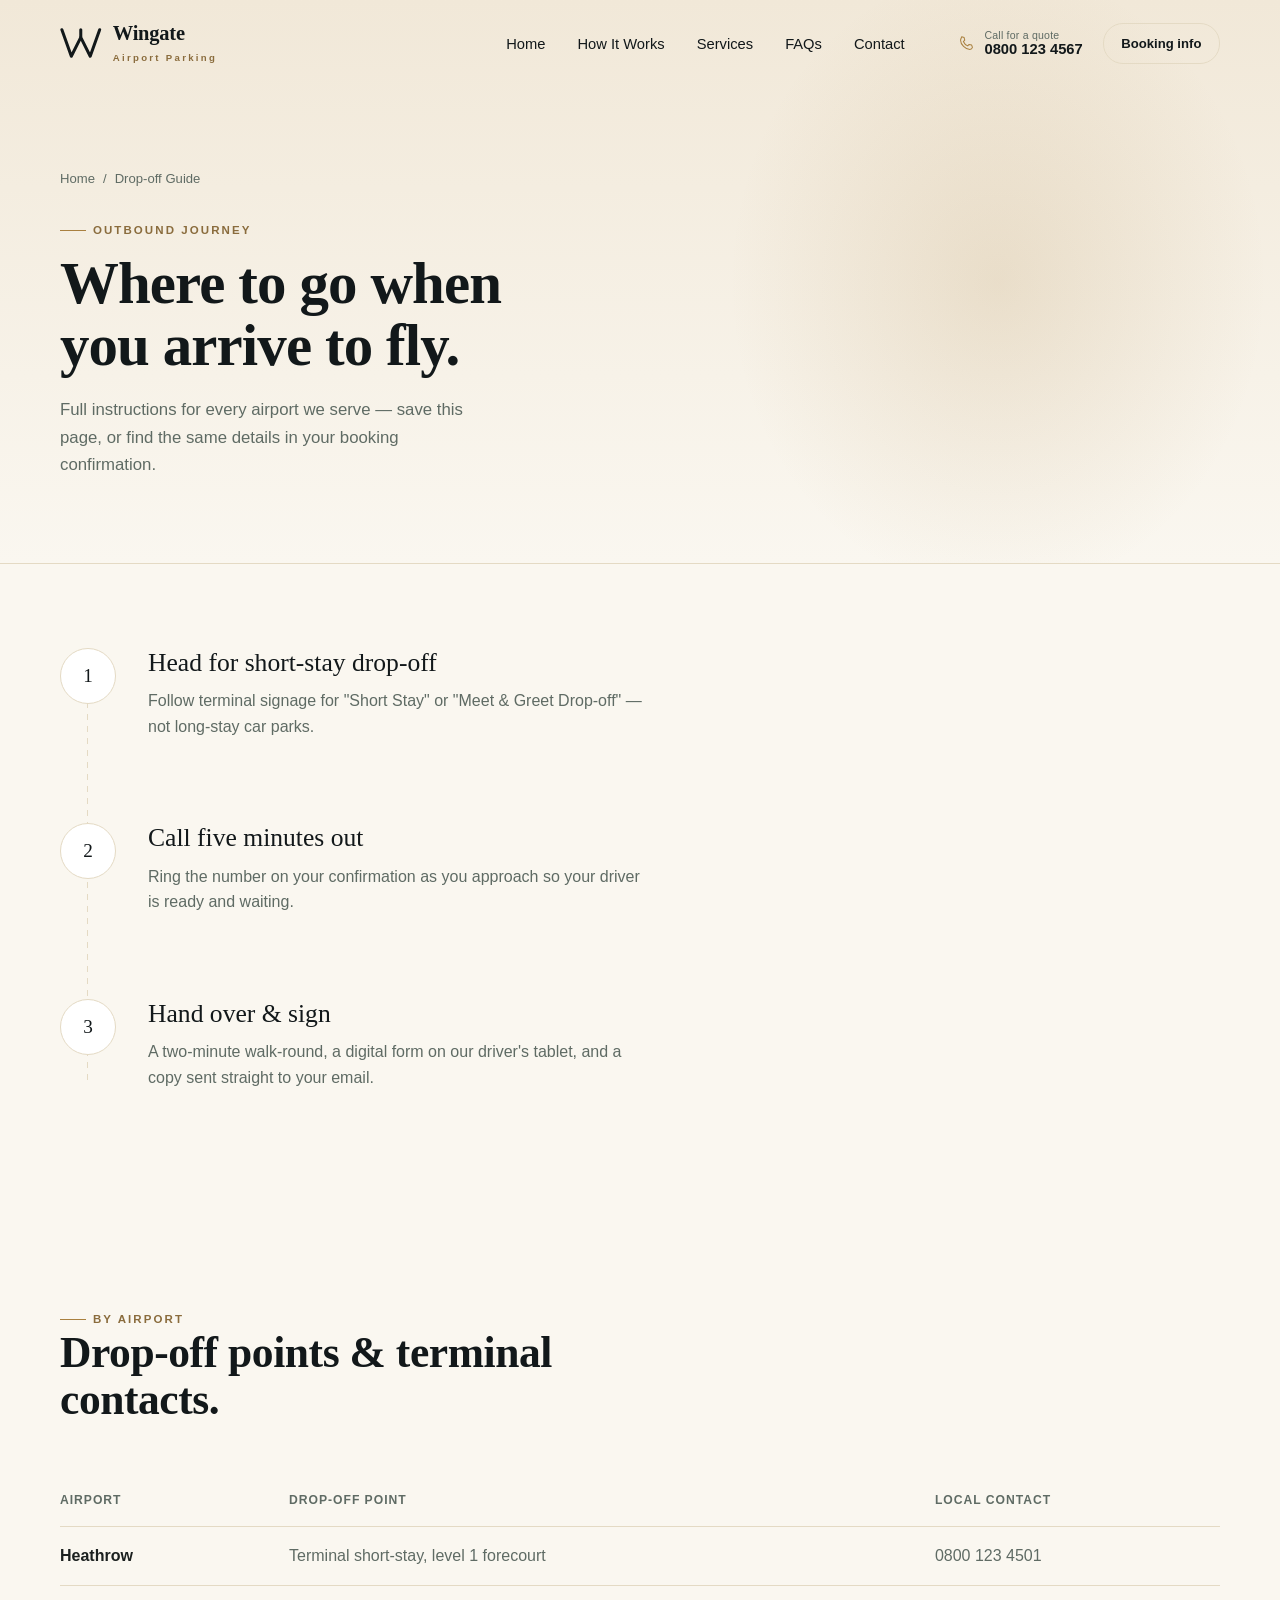
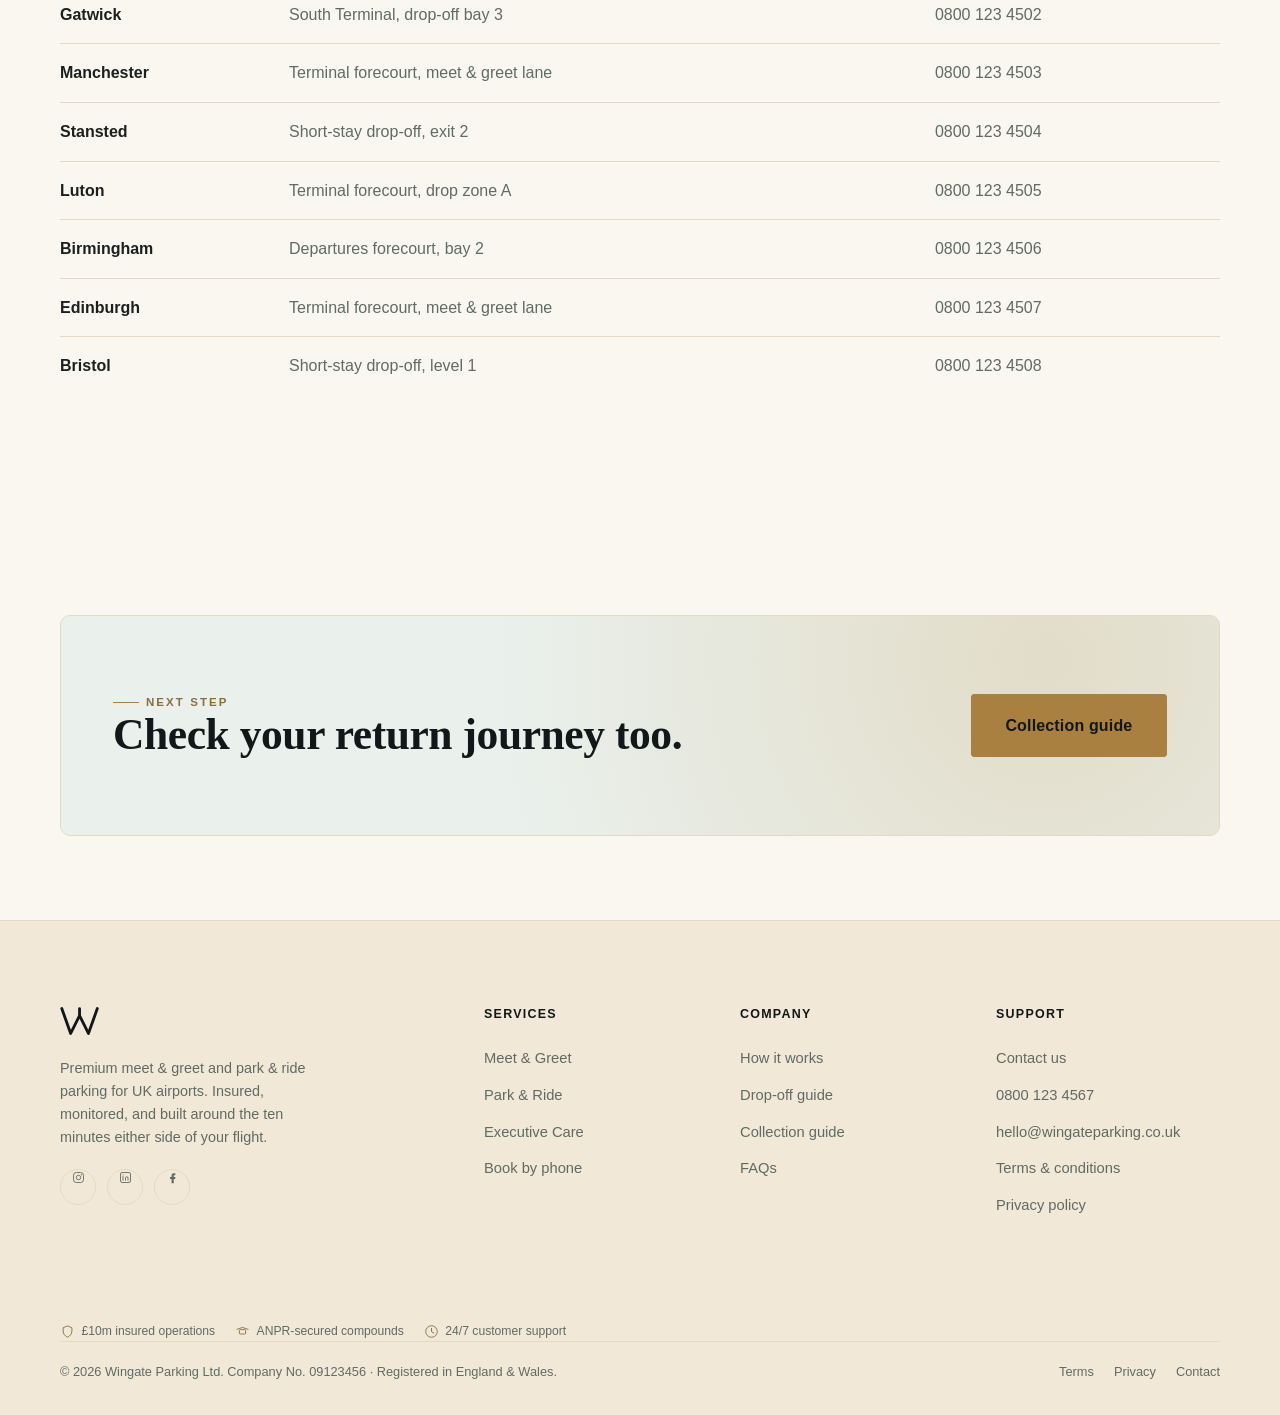
<file: drop-off.html>
<!doctype html>
<html lang="en-GB">
<head>
<meta charset="UTF-8">
<meta name="viewport" content="width=device-width, initial-scale=1.0">
<title>Drop-off Guide — Wingate Airport Parking</title>
<meta name="description" content="Exactly where to go and what to do when you arrive to drop off your car with Wingate, for every UK airport we serve.">
<link rel="canonical" href="https://www.wingateparking.co.uk/drop-off.html">
<meta name="robots" content="index, follow">
<meta name="theme-color" content="#12181a">
<meta name="referrer" content="strict-origin-when-cross-origin">
<meta http-equiv="Content-Security-Policy" content="default-src 'self'; script-src 'self'; style-src 'self' 'unsafe-inline' https://fonts.googleapis.com; font-src https://fonts.gstatic.com; img-src 'self' data:; connect-src 'self'; base-uri 'self'; form-action 'self'; object-src 'none'; upgrade-insecure-requests">
<meta property="og:type" content="website">
<meta property="og:site_name" content="Wingate Airport Parking">
<meta property="og:title" content="Drop-off Guide — Wingate Airport Parking">
<meta property="og:description" content="Exactly where to go and what to do when you arrive to drop off your car with Wingate, for every UK airport we serve.">
<meta property="og:url" content="https://www.wingateparking.co.uk/drop-off.html">
<meta property="og:locale" content="en_GB">
<meta name="twitter:card" content="summary">
<meta name="twitter:title" content="Drop-off Guide — Wingate Airport Parking">
<meta name="twitter:description" content="Exactly where to go and what to do when you arrive to drop off your car with Wingate, for every UK airport we serve.">
<link rel="icon" href="data:image/svg+xml,<svg xmlns=%22http://www.w3.org/2000/svg%22 viewBox=%220 0 44 36%22><path d=%22M2 4 L12 32 L22 12 L32 32 L42 4%22 stroke=%22%230d3327%22 stroke-width=%223.4%22 stroke-linecap=%22round%22 stroke-linejoin=%22round%22 fill=%22none%22/></svg>">
<link rel="stylesheet" href="assets/css/style.css">
</head>
<body>
<a class="skip-link" href="#main">Skip to content</a>

<header class="site-header">
  <div class="container">
    <a href="index.html" class="brand" aria-label="Wingate — home">
      <svg viewBox="0 0 44 36" fill="none" xmlns="http://www.w3.org/2000/svg"><path d="M2 4 L12 32 L22 12 L32 32 L42 4" stroke="currentColor" stroke-width="3.2" stroke-linecap="round" stroke-linejoin="round"/><path d="M22 4 L22 11" stroke="currentColor" stroke-width="3.2" stroke-linecap="round"/></svg>
      <span><span class="brand-word">Wingate</span><span class="brand-sub">Airport Parking</span></span>
    </a>
    <nav class="nav-desktop" aria-label="Primary">
      <ul class="nav-links">
        <li><a href="index.html">Home</a></li>
        <li><a href="how-it-works.html">How It Works</a></li>
        <li><a href="services.html">Services</a></li>
        <li><a href="faq.html">FAQs</a></li>
        <li><a href="contact.html">Contact</a></li>
      </ul>
      <div class="nav-cta">
        <a href="tel:+448001234567" class="nav-call">
          <svg viewBox="0 0 24 24" fill="none"><path d="M6 3.5l3 1 .8 3.2L8 9.5c1 2.4 3.1 4.5 5.5 5.5l1.8-1.8 3.2.8 1 3c-.4 1.4-1.7 2.5-3.3 2.5C10.7 19.5 4.5 13.3 4.5 7.8 4.5 6.2 5.5 5 6 3.5z" stroke="currentColor" stroke-width="1.3" stroke-linejoin="round"/></svg>
          <span class="nav-call-text"><span class="nav-call-label">Call for a quote</span><span class="nav-call-number">0800 123 4567</span></span>
        </a>
        <a href="booking.html" class="nav-quote-link">Booking info</a>
      </div>
    </nav>
    <button class="nav-toggle" aria-label="Open menu" aria-expanded="false"><span></span><span></span><span></span></button>
  </div>
</header>

<div class="mobile-panel" aria-hidden="true">
  <ul class="mobile-links">
    <li><a href="index.html">Home</a></li>
    <li><a href="how-it-works.html">How It Works</a></li>
    <li><a href="services.html">Services</a></li>
    <li><a href="faq.html">FAQs</a></li>
    <li><a href="contact.html">Contact</a></li>
  </ul>
  <div class="mobile-panel-footer">
    <a href="tel:+448001234567" class="btn btn-brass btn-block">Call 0800 123 4567</a>
    <a href="booking.html" class="btn btn-ghost on-dark btn-block">Booking info</a>
  </div>
</div>

<main id="main">

  <div class="page-header">
    <div class="container">
      <div class="breadcrumb"><a href="index.html">Home</a><span>/</span><span>Drop-off Guide</span></div>
      <p class="eyebrow">Outbound journey</p>
      <h1>Where to go when<br>you arrive to fly.</h1>
      <p class="lede">Full instructions for every airport we serve — save this page, or find the same details in your booking confirmation.</p>
    </div>
  </div>

  <section class="section-tight">
    <div class="container">
      <div class="timeline" data-reveal-group style="max-width:760px">
        <div class="tl-item">
          <div class="tl-dot">1</div>
          <div class="tl-content"><h3>Head for short-stay drop-off</h3><p>Follow terminal signage for "Short Stay" or "Meet &amp; Greet Drop-off" — not long-stay car parks.</p></div>
        </div>
        <div class="tl-item">
          <div class="tl-dot">2</div>
          <div class="tl-content"><h3>Call five minutes out</h3><p>Ring the number on your confirmation as you approach so your driver is ready and waiting.</p></div>
        </div>
        <div class="tl-item">
          <div class="tl-dot">3</div>
          <div class="tl-content"><h3>Hand over &amp; sign</h3><p>A two-minute walk-round, a digital form on our driver's tablet, and a copy sent straight to your email.</p></div>
        </div>
      </div>
    </div>
  </section>

  <section class="section">
    <div class="container">
      <div class="section-head" data-reveal>
        <p class="eyebrow">By airport</p>
        <h2>Drop-off points &amp; terminal contacts.</h2>
      </div>
      <div style="overflow-x:auto" data-reveal>
        <table style="width:100%;border-collapse:collapse;min-width:640px">
          <thead>
            <tr style="border-bottom:1px solid var(--line)">
              <th style="text-align:left;padding:1rem 0;font-family:var(--font-body);font-size:.76rem;letter-spacing:.08em;text-transform:uppercase;color:var(--text-muted)">Airport</th>
              <th style="text-align:left;padding:1rem 0;font-family:var(--font-body);font-size:.76rem;letter-spacing:.08em;text-transform:uppercase;color:var(--text-muted)">Drop-off point</th>
              <th style="text-align:left;padding:1rem 0;font-family:var(--font-body);font-size:.76rem;letter-spacing:.08em;text-transform:uppercase;color:var(--text-muted)">Local contact</th>
            </tr>
          </thead>
          <tbody>
            <tr style="border-bottom:1px solid var(--line)"><td style="padding:1rem 0;font-weight:600">Heathrow</td><td style="padding:1rem 0;color:var(--text-muted)">Terminal short-stay, level 1 forecourt</td><td style="padding:1rem 0;color:var(--text-muted)">0800 123 4501</td></tr>
            <tr style="border-bottom:1px solid var(--line)"><td style="padding:1rem 0;font-weight:600">Gatwick</td><td style="padding:1rem 0;color:var(--text-muted)">South Terminal, drop-off bay 3</td><td style="padding:1rem 0;color:var(--text-muted)">0800 123 4502</td></tr>
            <tr style="border-bottom:1px solid var(--line)"><td style="padding:1rem 0;font-weight:600">Manchester</td><td style="padding:1rem 0;color:var(--text-muted)">Terminal forecourt, meet &amp; greet lane</td><td style="padding:1rem 0;color:var(--text-muted)">0800 123 4503</td></tr>
            <tr style="border-bottom:1px solid var(--line)"><td style="padding:1rem 0;font-weight:600">Stansted</td><td style="padding:1rem 0;color:var(--text-muted)">Short-stay drop-off, exit 2</td><td style="padding:1rem 0;color:var(--text-muted)">0800 123 4504</td></tr>
            <tr style="border-bottom:1px solid var(--line)"><td style="padding:1rem 0;font-weight:600">Luton</td><td style="padding:1rem 0;color:var(--text-muted)">Terminal forecourt, drop zone A</td><td style="padding:1rem 0;color:var(--text-muted)">0800 123 4505</td></tr>
            <tr style="border-bottom:1px solid var(--line)"><td style="padding:1rem 0;font-weight:600">Birmingham</td><td style="padding:1rem 0;color:var(--text-muted)">Departures forecourt, bay 2</td><td style="padding:1rem 0;color:var(--text-muted)">0800 123 4506</td></tr>
            <tr style="border-bottom:1px solid var(--line)"><td style="padding:1rem 0;font-weight:600">Edinburgh</td><td style="padding:1rem 0;color:var(--text-muted)">Terminal forecourt, meet &amp; greet lane</td><td style="padding:1rem 0;color:var(--text-muted)">0800 123 4507</td></tr>
            <tr><td style="padding:1rem 0;font-weight:600">Bristol</td><td style="padding:1rem 0;color:var(--text-muted)">Short-stay drop-off, level 1</td><td style="padding:1rem 0;color:var(--text-muted)">0800 123 4508</td></tr>
          </tbody>
        </table>
      </div>
    </div>
  </section>

  <section class="section-tight">
    <div class="container">
      <div class="cta-band" data-reveal>
        <div><p class="eyebrow on-dark">Next step</p><h2>Check your return journey too.</h2></div>
        <a href="collection.html" class="btn btn-brass btn-lg">Collection guide</a>
      </div>
    </div>
  </section>

</main>

<footer class="site-footer">
  <div class="container">
    <div class="footer-top">
      <div class="footer-brand">
        <svg viewBox="0 0 44 36" fill="none" xmlns="http://www.w3.org/2000/svg" style="color:var(--text-on-dark)"><path d="M2 4 L12 32 L22 12 L32 32 L42 4" stroke="currentColor" stroke-width="3.2" stroke-linecap="round" stroke-linejoin="round"/><path d="M22 4 L22 11" stroke="currentColor" stroke-width="3.2" stroke-linecap="round"/></svg>
        <p>Premium meet &amp; greet and park &amp; ride parking for UK airports. Insured, monitored, and built around the ten minutes either side of your flight.</p>
        <div class="footer-social">
          <a href="#" aria-label="Wingate on Instagram"><svg viewBox="0 0 24 24" fill="none" style="color:var(--text-on-dark-muted)"><rect x="4" y="4" width="16" height="16" rx="4.5" stroke="currentColor" stroke-width="1.4"/><circle cx="12" cy="12" r="3.6" stroke="currentColor" stroke-width="1.4"/><circle cx="16.6" cy="7.4" r="0.9" fill="currentColor"/></svg></a>
          <a href="#" aria-label="Wingate on LinkedIn"><svg viewBox="0 0 24 24" fill="none" style="color:var(--text-on-dark-muted)"><rect x="4" y="4" width="16" height="16" rx="2.5" stroke="currentColor" stroke-width="1.4"/><path d="M8 10.5v6M8 7.9v.1M12 16.5v-3.6c0-1.3.9-2.2 2.1-2.2 1.2 0 1.9.9 1.9 2.2v3.6" stroke="currentColor" stroke-width="1.4" stroke-linecap="round"/></svg></a>
          <a href="#" aria-label="Wingate on Facebook"><svg viewBox="0 0 24 24" fill="none" style="color:var(--text-on-dark-muted)"><path d="M14 8.5h2.5V5H14c-2.2 0-3.5 1.4-3.5 3.6V11H8v3.5h2.5V21H14v-6.5h2.3l.4-3.5H14V9c0-.4.2-.5.6-.5z" fill="currentColor"/></svg></a>
        </div>
      </div>
      <div class="footer-col"><h5>Services</h5><ul>
        <li><a href="services.html#meet-greet">Meet &amp; Greet</a></li>
        <li><a href="services.html#park-ride">Park &amp; Ride</a></li>
        <li><a href="services.html#executive">Executive Care</a></li>
        <li><a href="booking.html">Book by phone</a></li>
      </ul></div>
      <div class="footer-col"><h5>Company</h5><ul>
        <li><a href="how-it-works.html">How it works</a></li>
        <li><a href="drop-off.html">Drop-off guide</a></li>
        <li><a href="collection.html">Collection guide</a></li>
        <li><a href="faq.html">FAQs</a></li>
      </ul></div>
      <div class="footer-col"><h5>Support</h5><ul>
        <li><a href="contact.html">Contact us</a></li>
        <li><a href="tel:+448001234567">0800 123 4567</a></li>
        <li><a href="mailto:hello@wingateparking.co.uk">hello@wingateparking.co.uk</a></li>
        <li><a href="terms.html">Terms &amp; conditions</a></li>
        <li><a href="privacy.html">Privacy policy</a></li>
      </ul></div>
    </div>
    <div class="badge-row">
      <span><svg viewBox="0 0 24 24" fill="none"><path d="M12 3l7 3v5.2c0 4.6-3 8.3-7 9.8-4-1.5-7-5.2-7-9.8V6l7-3z" stroke="currentColor" stroke-width="1.4" stroke-linejoin="round"/></svg>£10m insured operations</span>
      <span><svg viewBox="0 0 24 24" fill="none"><path d="M3 8.5l9-3 9 3" stroke="currentColor" stroke-width="1.4" stroke-linecap="round" stroke-linejoin="round"/><rect x="7" y="9" width="10" height="7" rx="1.2" stroke="currentColor" stroke-width="1.4"/></svg>ANPR-secured compounds</span>
      <span><svg viewBox="0 0 24 24" fill="none"><circle cx="12" cy="12" r="9.25" stroke="currentColor" stroke-width="1.4"/><path d="M12 7v5.3l3.6 2.1" stroke="currentColor" stroke-width="1.5" stroke-linecap="round" stroke-linejoin="round"/></svg>24/7 customer support</span>
    </div>
    <div class="footer-bottom">
      <span>© <span data-year></span> Wingate Parking Ltd. Company No. 09123456 · Registered in England &amp; Wales.</span>
      <div class="footer-legal"><a href="terms.html">Terms</a><a href="privacy.html">Privacy</a><a href="contact.html">Contact</a></div>
    </div>
  </div>
</footer>

<script src="assets/js/main.js"></script>
</body>
</html>
</file>
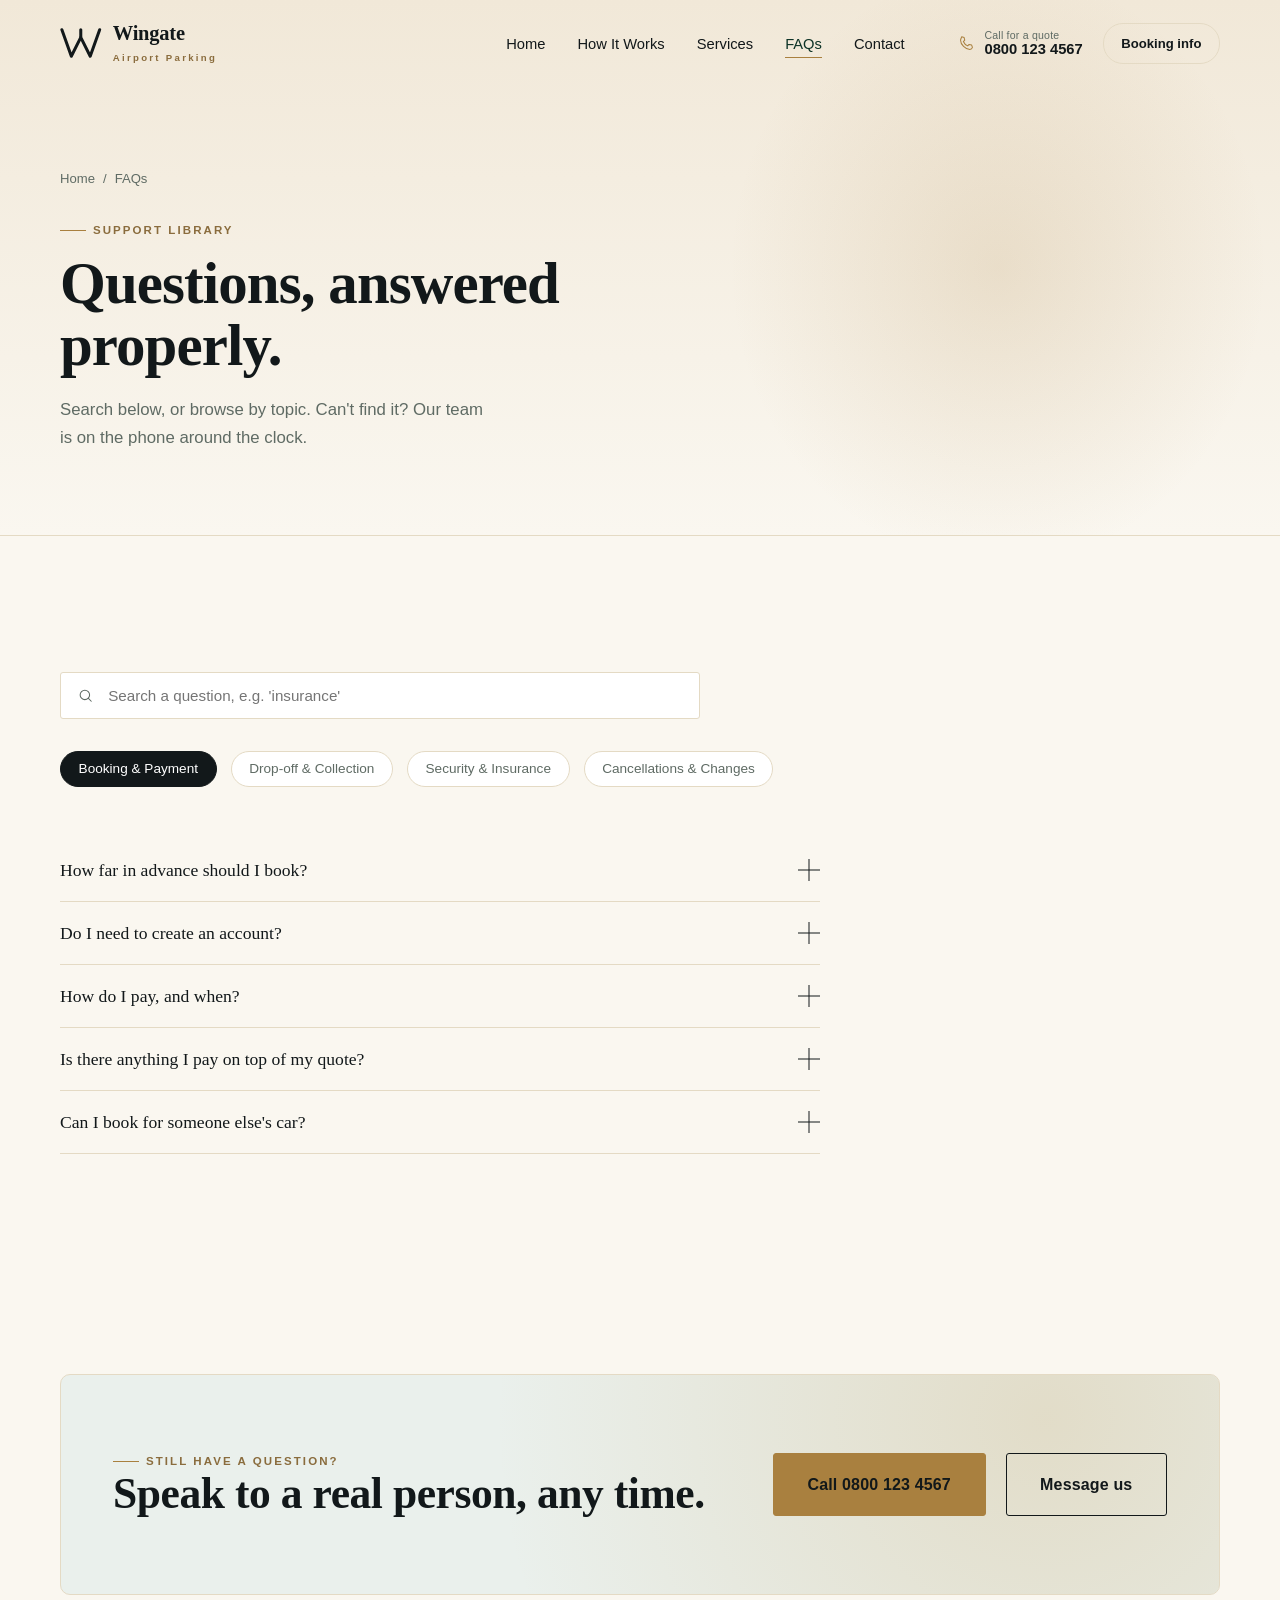
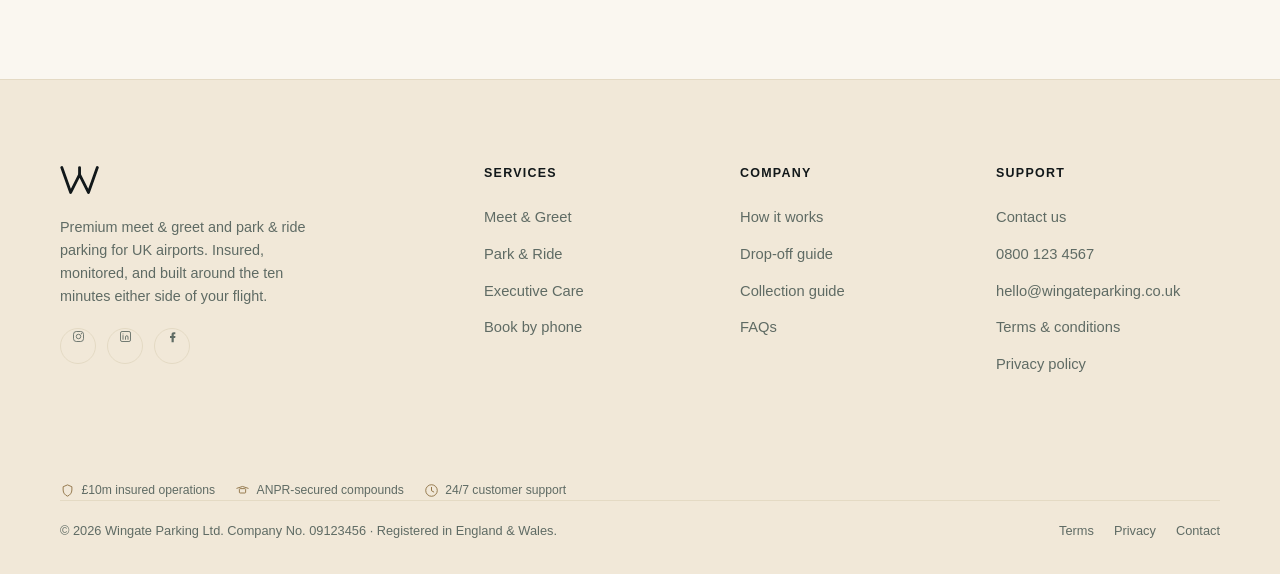
<file: faq.html>
<!doctype html>
<html lang="en-GB">
<head>
<meta charset="UTF-8">
<meta name="viewport" content="width=device-width, initial-scale=1.0">
<title>FAQs — Wingate Airport Parking</title>
<meta name="description" content="Answers to the most common questions about booking, security, cancellations and the Wingate meet &amp; greet and park &amp; ride experience.">
<link rel="canonical" href="https://www.wingateparking.co.uk/faq.html">
<meta name="robots" content="index, follow">
<meta name="theme-color" content="#12181a">
<meta name="referrer" content="strict-origin-when-cross-origin">
<meta http-equiv="Content-Security-Policy" content="default-src 'self'; script-src 'self'; style-src 'self' 'unsafe-inline' https://fonts.googleapis.com; font-src https://fonts.gstatic.com; img-src 'self' data:; connect-src 'self'; base-uri 'self'; form-action 'self'; object-src 'none'; upgrade-insecure-requests">
<meta property="og:type" content="website">
<meta property="og:site_name" content="Wingate Airport Parking">
<meta property="og:title" content="FAQs — Wingate Airport Parking">
<meta property="og:description" content="Answers to the most common questions about booking, security, cancellations and the Wingate meet &amp; greet and park &amp; ride experience.">
<meta property="og:url" content="https://www.wingateparking.co.uk/faq.html">
<meta property="og:locale" content="en_GB">
<meta name="twitter:card" content="summary">
<meta name="twitter:title" content="FAQs — Wingate Airport Parking">
<meta name="twitter:description" content="Answers to the most common questions about booking, security, cancellations and the Wingate meet &amp; greet and park &amp; ride experience.">
<link rel="icon" href="data:image/svg+xml,<svg xmlns=%22http://www.w3.org/2000/svg%22 viewBox=%220 0 44 36%22><path d=%22M2 4 L12 32 L22 12 L32 32 L42 4%22 stroke=%22%230d3327%22 stroke-width=%223.4%22 stroke-linecap=%22round%22 stroke-linejoin=%22round%22 fill=%22none%22/></svg>">
<link rel="stylesheet" href="assets/css/style.css">
<script type="application/ld+json">
{
  "@context": "https://schema.org",
  "@type": "FAQPage",
  "mainEntity": [
    {"@type": "Question", "name": "How far in advance should I book?", "acceptedAnswer": {"@type": "Answer", "text": "You can book right up to the morning of departure, subject to availability. That said, booking a few days ahead guarantees your preferred service and locks in the best rate."}},
    {"@type": "Question", "name": "Do I need to create an account?", "acceptedAnswer": {"@type": "Answer", "text": "No. You book by calling us, and we send a confirmation straight after — no login, no password to remember."}},
    {"@type": "Question", "name": "How do I pay, and when?", "acceptedAnswer": {"@type": "Answer", "text": "By card, securely over the phone when you book. The price quoted is the price charged — there are no fees added on arrival."}},
    {"@type": "Question", "name": "Is there anything I pay on top of my quote?", "acceptedAnswer": {"@type": "Answer", "text": "Just one thing: a standard £13 airport levy each way. It's shown clearly at the point of booking, included in your total, and it's the only charge you'll ever see beyond your quote."}},
    {"@type": "Question", "name": "Can I book for someone else's car?", "acceptedAnswer": {"@type": "Answer", "text": "Yes, as long as the registered driver dropping the vehicle off is present and able to sign the handover report."}},
    {"@type": "Question", "name": "Where exactly do I drop my car off?", "acceptedAnswer": {"@type": "Answer", "text": "At the short-stay drop-off zone directly outside your departure terminal. Full turn-by-turn details for every airport we serve are on our drop-off guide."}},
    {"@type": "Question", "name": "What if I'm running late?", "acceptedAnswer": {"@type": "Answer", "text": "Call the number on your confirmation as soon as you know — our drivers work in shifts across the day and we'll always find a way to meet you."}},
    {"@type": "Question", "name": "How will you know when I've landed?", "acceptedAnswer": {"@type": "Answer", "text": "We track your flight number automatically. You'll also get a link to confirm you've landed, which starts the countdown to your car reaching arrivals."}},
    {"@type": "Question", "name": "Where do I collect my car on return?", "acceptedAnswer": {"@type": "Answer", "text": "At the designated arrivals pick-up point for your terminal — full detail in our collection guide."}},
    {"@type": "Question", "name": "Is Meet & Greet suitable if I have reduced mobility?", "acceptedAnswer": {"@type": "Answer", "text": "Yes — it's often the best option. Your car is handed over right at the terminal kerb and returned to the same spot, so there's never a transfer bus or a walk across a car park involved."}},
    {"@type": "Question", "name": "Is my car actually insured while it's with you?", "acceptedAnswer": {"@type": "Answer", "text": "Yes — every vehicle is covered by £10m combined goods-in-transit and public liability insurance from the moment of handover to the moment of collection."}},
    {"@type": "Question", "name": "Who actually drives my car?", "acceptedAnswer": {"@type": "Answer", "text": "Directly employed, DBS-checked Wingate drivers only — never a subcontractor or third-party agency."}},
    {"@type": "Question", "name": "How secure are the compounds?", "acceptedAnswer": {"@type": "Answer", "text": "Fenced, gated, ANPR-controlled and covered by CCTV around the clock, with an on-site team present for the duration of your trip."}},
    {"@type": "Question", "name": "What happens if there's damage to my car?", "acceptedAnswer": {"@type": "Answer", "text": "Your signed digital handover report is the reference point for any claim. Report anything at collection and our team will guide you through the process the same day."}},
    {"@type": "Question", "name": "Can I cancel my booking?", "acceptedAnswer": {"@type": "Answer", "text": "Yes, free of charge up to 24 hours before your drop-off slot. Inside 24 hours, contact us directly and we'll do what we can."}},
    {"@type": "Question", "name": "Can I change my dates after booking?", "acceptedAnswer": {"@type": "Answer", "text": "Absolutely — amend dates for free, any time, subject to availability. Just give us a call and we'll sort it on the spot."}},
    {"@type": "Question", "name": "What if my flight is delayed or cancelled?", "acceptedAnswer": {"@type": "Answer", "text": "We adjust automatically at no extra cost for delays. For cancellations, call us and we'll amend or refund your booking."}},
    {"@type": "Question", "name": "Do you offer refunds?", "acceptedAnswer": {"@type": "Answer", "text": "In full, for cancellations made 24 hours or more before drop-off. See our terms & conditions for full detail."}}
  ]
}
</script>
</head>
<body>
<a class="skip-link" href="#main">Skip to content</a>

<header class="site-header">
  <div class="container">
    <a href="index.html" class="brand" aria-label="Wingate — home">
      <svg viewBox="0 0 44 36" fill="none" xmlns="http://www.w3.org/2000/svg"><path d="M2 4 L12 32 L22 12 L32 32 L42 4" stroke="currentColor" stroke-width="3.2" stroke-linecap="round" stroke-linejoin="round"/><path d="M22 4 L22 11" stroke="currentColor" stroke-width="3.2" stroke-linecap="round"/></svg>
      <span><span class="brand-word">Wingate</span><span class="brand-sub">Airport Parking</span></span>
    </a>
    <nav class="nav-desktop" aria-label="Primary">
      <ul class="nav-links">
        <li><a href="index.html">Home</a></li>
        <li><a href="how-it-works.html">How It Works</a></li>
        <li><a href="services.html">Services</a></li>
        <li><a href="faq.html" aria-current="page">FAQs</a></li>
        <li><a href="contact.html">Contact</a></li>
      </ul>
      <div class="nav-cta">
        <a href="tel:+448001234567" class="nav-call">
          <svg viewBox="0 0 24 24" fill="none"><path d="M6 3.5l3 1 .8 3.2L8 9.5c1 2.4 3.1 4.5 5.5 5.5l1.8-1.8 3.2.8 1 3c-.4 1.4-1.7 2.5-3.3 2.5C10.7 19.5 4.5 13.3 4.5 7.8 4.5 6.2 5.5 5 6 3.5z" stroke="currentColor" stroke-width="1.3" stroke-linejoin="round"/></svg>
          <span class="nav-call-text"><span class="nav-call-label">Call for a quote</span><span class="nav-call-number">0800 123 4567</span></span>
        </a>
        <a href="booking.html" class="nav-quote-link">Booking info</a>
      </div>
    </nav>
    <button class="nav-toggle" aria-label="Open menu" aria-expanded="false"><span></span><span></span><span></span></button>
  </div>
</header>

<div class="mobile-panel" aria-hidden="true">
  <ul class="mobile-links">
    <li><a href="index.html">Home</a></li>
    <li><a href="how-it-works.html">How It Works</a></li>
    <li><a href="services.html">Services</a></li>
    <li><a href="faq.html">FAQs</a></li>
    <li><a href="contact.html">Contact</a></li>
  </ul>
  <div class="mobile-panel-footer">
    <a href="tel:+448001234567" class="btn btn-brass btn-block">Call 0800 123 4567</a>
    <a href="booking.html" class="btn btn-ghost on-dark btn-block">Booking info</a>
  </div>
</div>

<main id="main">

  <div class="page-header">
    <div class="container">
      <div class="breadcrumb"><a href="index.html">Home</a><span>/</span><span>FAQs</span></div>
      <p class="eyebrow">Support library</p>
      <h1>Questions, answered<br>properly.</h1>
      <p class="lede">Search below, or browse by topic. Can't find it? Our team is on the phone around the clock.</p>
    </div>
  </div>

  <section class="section">
    <div class="container">
      <div style="max-width:640px" data-reveal>
        <div class="faq-search">
          <svg viewBox="0 0 24 24" fill="none"><circle cx="10.5" cy="10.5" r="6.3" stroke="currentColor" stroke-width="1.4"/><path d="M19 19l-3.8-3.8" stroke="currentColor" stroke-width="1.4" stroke-linecap="round"/></svg>
          <input type="text" id="faqSearch" placeholder="Search a question, e.g. 'insurance'">
        </div>
      </div>

      <div class="faq-tabs" data-reveal>
        <button class="faq-tab is-active" data-target="cat-booking">Booking &amp; Payment</button>
        <button class="faq-tab" data-target="cat-dropoff">Drop-off &amp; Collection</button>
        <button class="faq-tab" data-target="cat-security">Security &amp; Insurance</button>
        <button class="faq-tab" data-target="cat-changes">Cancellations &amp; Changes</button>
      </div>

      <div style="max-width:760px" data-reveal>

        <div class="faq-group is-active" id="cat-booking">
          <div class="faq-item">
            <button class="faq-q" aria-expanded="false">How far in advance should I book?<span class="plus"></span></button>
            <div class="faq-a"><div class="faq-a-inner"><p>You can book right up to the morning of departure, subject to availability. That said, booking a few days ahead guarantees your preferred service and locks in the best rate.</p></div></div>
          </div>
          <div class="faq-item">
            <button class="faq-q" aria-expanded="false">Do I need to create an account?<span class="plus"></span></button>
            <div class="faq-a"><div class="faq-a-inner"><p>No. You book by calling us, and we send a confirmation straight after — no login, no password to remember.</p></div></div>
          </div>
          <div class="faq-item">
            <button class="faq-q" aria-expanded="false">How do I pay, and when?<span class="plus"></span></button>
            <div class="faq-a"><div class="faq-a-inner"><p>By card, securely over the phone when you book. The price quoted is the price charged — there are no fees added on arrival.</p></div></div>
          </div>
          <div class="faq-item">
            <button class="faq-q" aria-expanded="false">Is there anything I pay on top of my quote?<span class="plus"></span></button>
            <div class="faq-a"><div class="faq-a-inner"><p>Just one thing: a standard £13 airport levy each way. It's shown clearly at the point of booking, included in your total, and it's the only charge you'll ever see beyond your quote.</p></div></div>
          </div>
          <div class="faq-item">
            <button class="faq-q" aria-expanded="false">Can I book for someone else's car?<span class="plus"></span></button>
            <div class="faq-a"><div class="faq-a-inner"><p>Yes, as long as the registered driver dropping the vehicle off is present and able to sign the handover report.</p></div></div>
          </div>
        </div>

        <div class="faq-group" id="cat-dropoff">
          <div class="faq-item">
            <button class="faq-q" aria-expanded="false">Where exactly do I drop my car off?<span class="plus"></span></button>
            <div class="faq-a"><div class="faq-a-inner"><p>At the short-stay drop-off zone directly outside your departure terminal. Full turn-by-turn details for every airport we serve are on our <a href="drop-off.html" class="serif-italic">drop-off guide</a>.</p></div></div>
          </div>
          <div class="faq-item">
            <button class="faq-q" aria-expanded="false">What if I'm running late?<span class="plus"></span></button>
            <div class="faq-a"><div class="faq-a-inner"><p>Call the number on your confirmation as soon as you know — our drivers work in shifts across the day and we'll always find a way to meet you.</p></div></div>
          </div>
          <div class="faq-item">
            <button class="faq-q" aria-expanded="false">How will you know when I've landed?<span class="plus"></span></button>
            <div class="faq-a"><div class="faq-a-inner"><p>We track your flight number automatically. You'll also get a link to confirm you've landed, which starts the countdown to your car reaching arrivals.</p></div></div>
          </div>
          <div class="faq-item">
            <button class="faq-q" aria-expanded="false">Where do I collect my car on return?<span class="plus"></span></button>
            <div class="faq-a"><div class="faq-a-inner"><p>At the designated arrivals pick-up point for your terminal — full detail in our <a href="collection.html" class="serif-italic">collection guide</a>.</p></div></div>
          </div>
          <div class="faq-item">
            <button class="faq-q" aria-expanded="false">Is Meet &amp; Greet suitable if I have reduced mobility?<span class="plus"></span></button>
            <div class="faq-a"><div class="faq-a-inner"><p>Yes — it's often the best option. Your car is handed over right at the terminal kerb and returned to the same spot, so there's never a transfer bus or a walk across a car park involved.</p></div></div>
          </div>
        </div>

        <div class="faq-group" id="cat-security">
          <div class="faq-item">
            <button class="faq-q" aria-expanded="false">Is my car actually insured while it's with you?<span class="plus"></span></button>
            <div class="faq-a"><div class="faq-a-inner"><p>Yes — every vehicle is covered by £10m combined goods-in-transit and public liability insurance from the moment of handover to the moment of collection.</p></div></div>
          </div>
          <div class="faq-item">
            <button class="faq-q" aria-expanded="false">Who actually drives my car?<span class="plus"></span></button>
            <div class="faq-a"><div class="faq-a-inner"><p>Directly employed, DBS-checked Wingate drivers only — never a subcontractor or third-party agency.</p></div></div>
          </div>
          <div class="faq-item">
            <button class="faq-q" aria-expanded="false">How secure are the compounds?<span class="plus"></span></button>
            <div class="faq-a"><div class="faq-a-inner"><p>Fenced, gated, ANPR-controlled and covered by CCTV around the clock, with an on-site team present for the duration of your trip.</p></div></div>
          </div>
          <div class="faq-item">
            <button class="faq-q" aria-expanded="false">What happens if there's damage to my car?<span class="plus"></span></button>
            <div class="faq-a"><div class="faq-a-inner"><p>Your signed digital handover report is the reference point for any claim. Report anything at collection and our team will guide you through the process the same day.</p></div></div>
          </div>
        </div>

        <div class="faq-group" id="cat-changes">
          <div class="faq-item">
            <button class="faq-q" aria-expanded="false">Can I cancel my booking?<span class="plus"></span></button>
            <div class="faq-a"><div class="faq-a-inner"><p>Yes, free of charge up to 24 hours before your drop-off slot. Inside 24 hours, contact us directly and we'll do what we can.</p></div></div>
          </div>
          <div class="faq-item">
            <button class="faq-q" aria-expanded="false">Can I change my dates after booking?<span class="plus"></span></button>
            <div class="faq-a"><div class="faq-a-inner"><p>Absolutely — amend dates for free, any time, subject to availability. Just give us a call and we'll sort it on the spot.</p></div></div>
          </div>
          <div class="faq-item">
            <button class="faq-q" aria-expanded="false">What if my flight is delayed or cancelled?<span class="plus"></span></button>
            <div class="faq-a"><div class="faq-a-inner"><p>We adjust automatically at no extra cost for delays. For cancellations, call us and we'll amend or refund your booking.</p></div></div>
          </div>
          <div class="faq-item">
            <button class="faq-q" aria-expanded="false">Do you offer refunds?<span class="plus"></span></button>
            <div class="faq-a"><div class="faq-a-inner"><p>In full, for cancellations made 24 hours or more before drop-off. See our <a href="terms.html" class="serif-italic">terms &amp; conditions</a> for full detail.</p></div></div>
          </div>
        </div>

      </div>
    </div>
  </section>

  <section class="section-tight">
    <div class="container">
      <div class="cta-band" data-reveal>
        <div>
          <p class="eyebrow on-dark">Still have a question?</p>
          <h2>Speak to a real person, any time.</h2>
        </div>
        <div class="cta-actions">
          <a href="tel:+448001234567" class="btn btn-brass btn-lg">Call 0800 123 4567</a>
          <a href="contact.html" class="btn btn-ghost on-dark btn-lg">Message us</a>
        </div>
      </div>
    </div>
  </section>

</main>

<footer class="site-footer">
  <div class="container">
    <div class="footer-top">
      <div class="footer-brand">
        <svg viewBox="0 0 44 36" fill="none" xmlns="http://www.w3.org/2000/svg" style="color:var(--text-on-dark)"><path d="M2 4 L12 32 L22 12 L32 32 L42 4" stroke="currentColor" stroke-width="3.2" stroke-linecap="round" stroke-linejoin="round"/><path d="M22 4 L22 11" stroke="currentColor" stroke-width="3.2" stroke-linecap="round"/></svg>
        <p>Premium meet &amp; greet and park &amp; ride parking for UK airports. Insured, monitored, and built around the ten minutes either side of your flight.</p>
        <div class="footer-social">
          <a href="#" aria-label="Wingate on Instagram"><svg viewBox="0 0 24 24" fill="none" style="color:var(--text-on-dark-muted)"><rect x="4" y="4" width="16" height="16" rx="4.5" stroke="currentColor" stroke-width="1.4"/><circle cx="12" cy="12" r="3.6" stroke="currentColor" stroke-width="1.4"/><circle cx="16.6" cy="7.4" r="0.9" fill="currentColor"/></svg></a>
          <a href="#" aria-label="Wingate on LinkedIn"><svg viewBox="0 0 24 24" fill="none" style="color:var(--text-on-dark-muted)"><rect x="4" y="4" width="16" height="16" rx="2.5" stroke="currentColor" stroke-width="1.4"/><path d="M8 10.5v6M8 7.9v.1M12 16.5v-3.6c0-1.3.9-2.2 2.1-2.2 1.2 0 1.9.9 1.9 2.2v3.6" stroke="currentColor" stroke-width="1.4" stroke-linecap="round"/></svg></a>
          <a href="#" aria-label="Wingate on Facebook"><svg viewBox="0 0 24 24" fill="none" style="color:var(--text-on-dark-muted)"><path d="M14 8.5h2.5V5H14c-2.2 0-3.5 1.4-3.5 3.6V11H8v3.5h2.5V21H14v-6.5h2.3l.4-3.5H14V9c0-.4.2-.5.6-.5z" fill="currentColor"/></svg></a>
        </div>
      </div>
      <div class="footer-col"><h5>Services</h5><ul>
        <li><a href="services.html#meet-greet">Meet &amp; Greet</a></li>
        <li><a href="services.html#park-ride">Park &amp; Ride</a></li>
        <li><a href="services.html#executive">Executive Care</a></li>
        <li><a href="booking.html">Book by phone</a></li>
      </ul></div>
      <div class="footer-col"><h5>Company</h5><ul>
        <li><a href="how-it-works.html">How it works</a></li>
        <li><a href="drop-off.html">Drop-off guide</a></li>
        <li><a href="collection.html">Collection guide</a></li>
        <li><a href="faq.html">FAQs</a></li>
      </ul></div>
      <div class="footer-col"><h5>Support</h5><ul>
        <li><a href="contact.html">Contact us</a></li>
        <li><a href="tel:+448001234567">0800 123 4567</a></li>
        <li><a href="mailto:hello@wingateparking.co.uk">hello@wingateparking.co.uk</a></li>
        <li><a href="terms.html">Terms &amp; conditions</a></li>
        <li><a href="privacy.html">Privacy policy</a></li>
      </ul></div>
    </div>
    <div class="badge-row">
      <span><svg viewBox="0 0 24 24" fill="none"><path d="M12 3l7 3v5.2c0 4.6-3 8.3-7 9.8-4-1.5-7-5.2-7-9.8V6l7-3z" stroke="currentColor" stroke-width="1.4" stroke-linejoin="round"/></svg>£10m insured operations</span>
      <span><svg viewBox="0 0 24 24" fill="none"><path d="M3 8.5l9-3 9 3" stroke="currentColor" stroke-width="1.4" stroke-linecap="round" stroke-linejoin="round"/><rect x="7" y="9" width="10" height="7" rx="1.2" stroke="currentColor" stroke-width="1.4"/></svg>ANPR-secured compounds</span>
      <span><svg viewBox="0 0 24 24" fill="none"><circle cx="12" cy="12" r="9.25" stroke="currentColor" stroke-width="1.4"/><path d="M12 7v5.3l3.6 2.1" stroke="currentColor" stroke-width="1.5" stroke-linecap="round" stroke-linejoin="round"/></svg>24/7 customer support</span>
    </div>
    <div class="footer-bottom">
      <span>© <span data-year></span> Wingate Parking Ltd. Company No. 09123456 · Registered in England &amp; Wales.</span>
      <div class="footer-legal"><a href="terms.html">Terms</a><a href="privacy.html">Privacy</a><a href="contact.html">Contact</a></div>
    </div>
  </div>
</footer>

<script src="assets/js/main.js"></script>
</body>
</html>
</file>
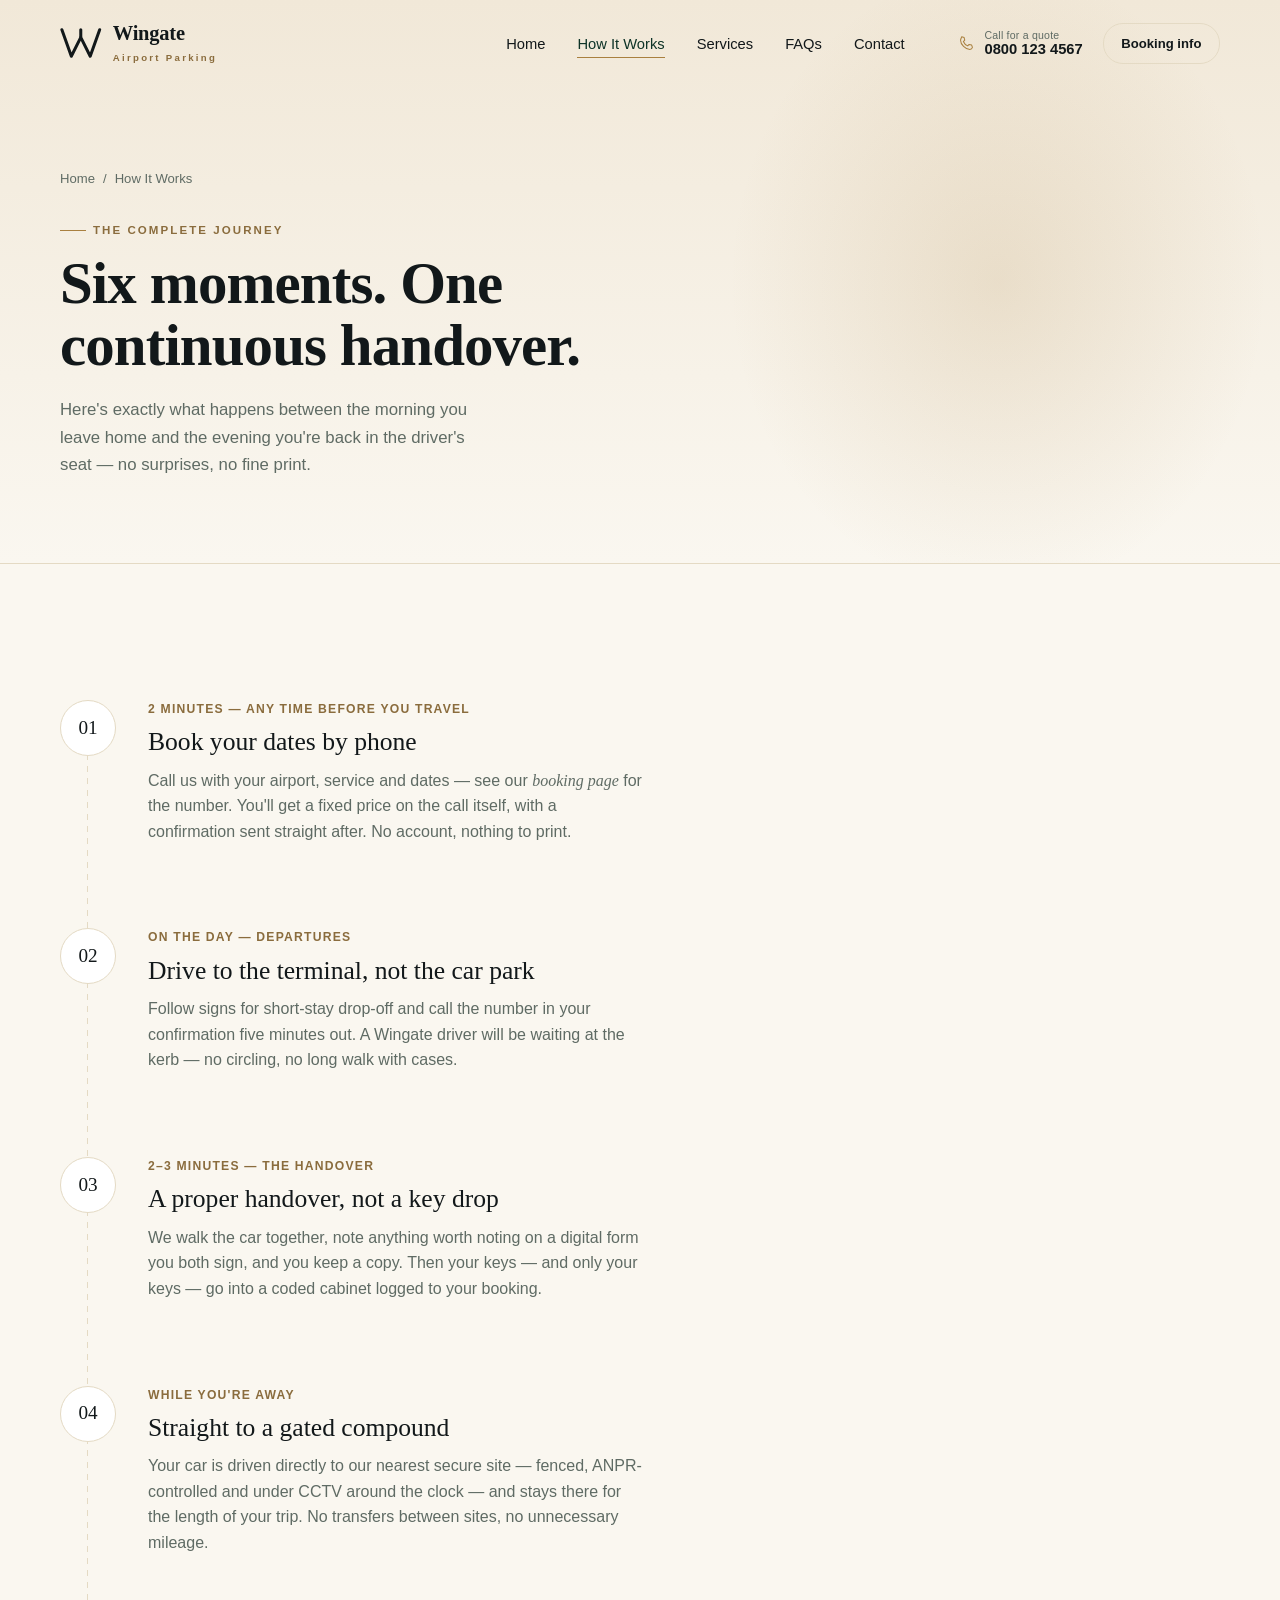
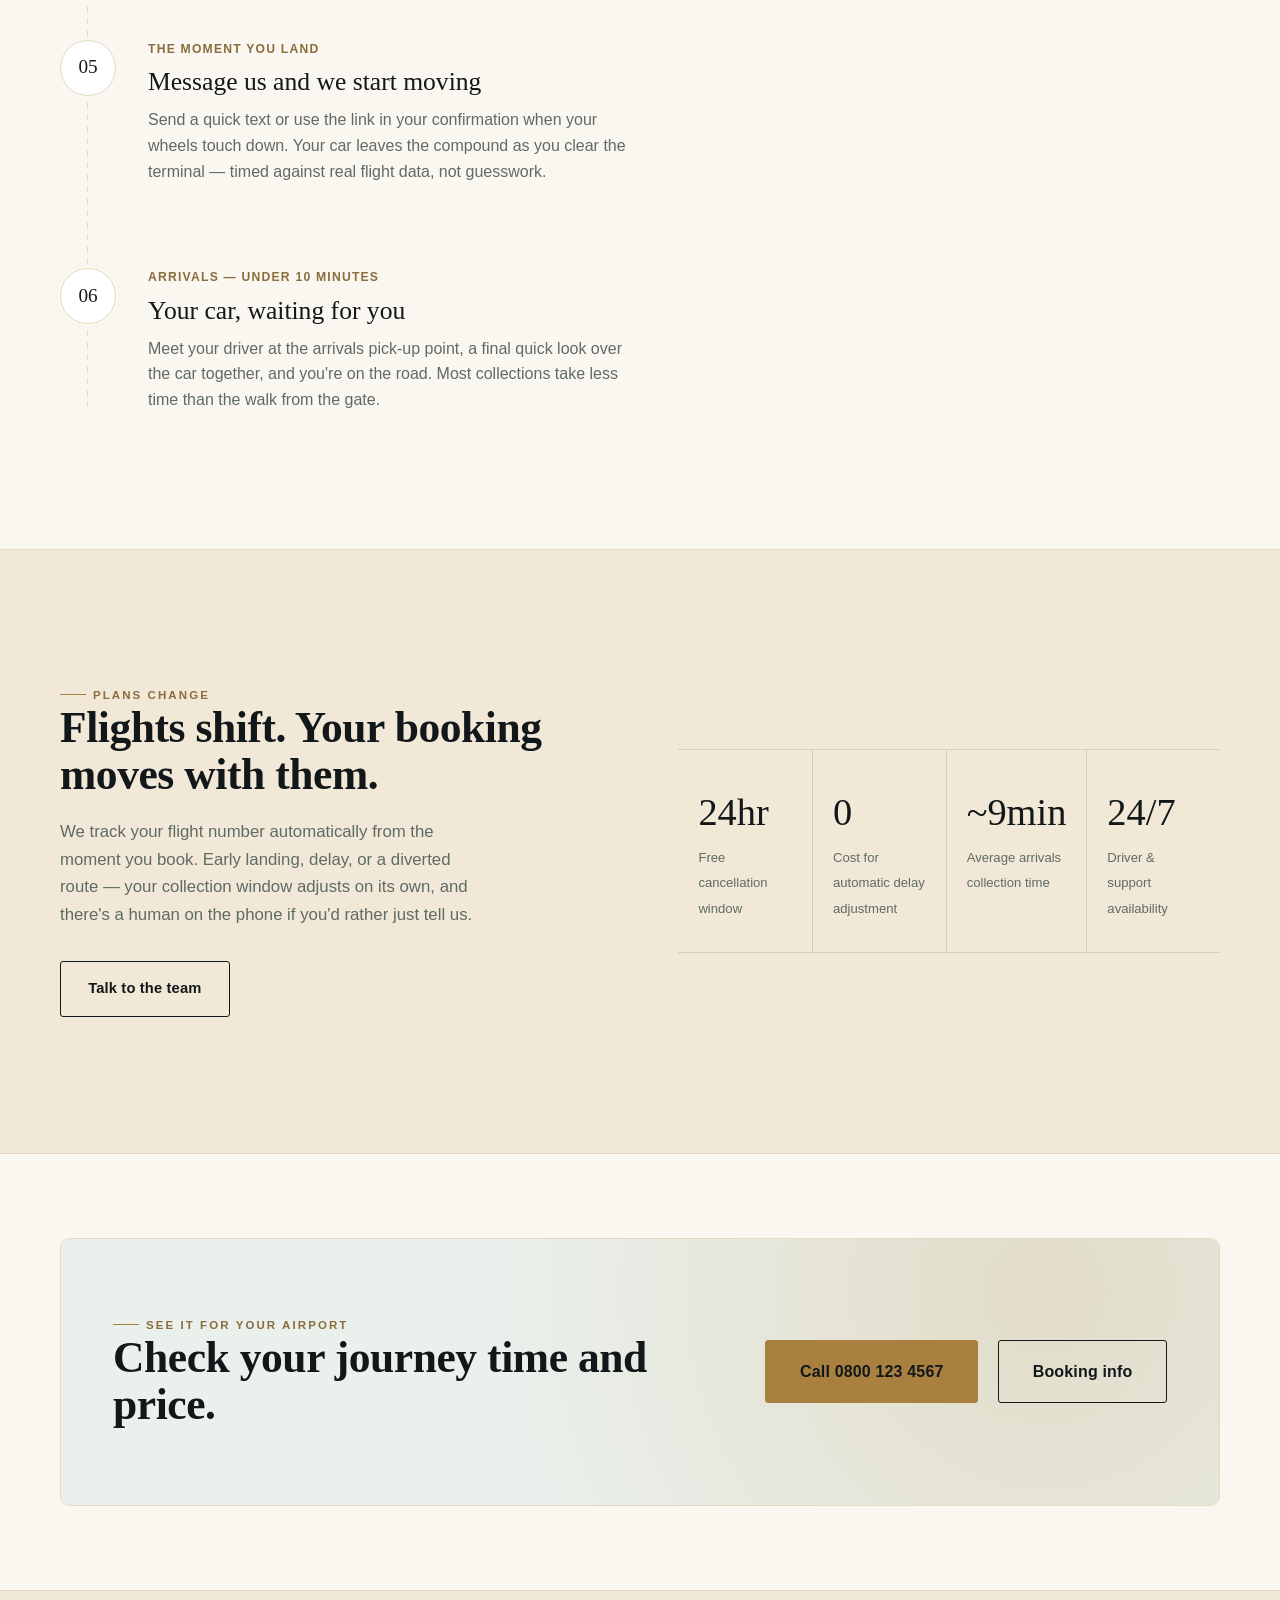
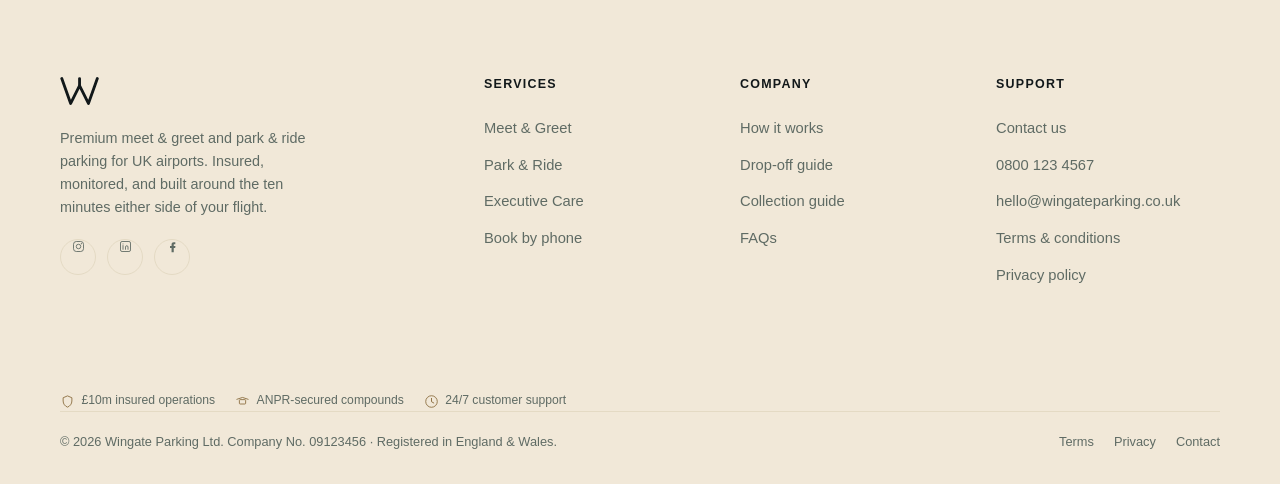
<file: how-it-works.html>
<!doctype html>
<html lang="en-GB">
<head>
<meta charset="UTF-8">
<meta name="viewport" content="width=device-width, initial-scale=1.0">
<title>How It Works — Wingate Airport Parking</title>
<meta name="description" content="From booking to touchdown: the complete Wingate journey, step by step. See exactly what happens to your car while you're away.">
<link rel="canonical" href="https://www.wingateparking.co.uk/how-it-works.html">
<meta name="robots" content="index, follow">
<meta name="theme-color" content="#12181a">
<meta name="referrer" content="strict-origin-when-cross-origin">
<meta http-equiv="Content-Security-Policy" content="default-src 'self'; script-src 'self'; style-src 'self' 'unsafe-inline' https://fonts.googleapis.com; font-src https://fonts.gstatic.com; img-src 'self' data:; connect-src 'self'; base-uri 'self'; form-action 'self'; object-src 'none'; upgrade-insecure-requests">
<meta property="og:type" content="website">
<meta property="og:site_name" content="Wingate Airport Parking">
<meta property="og:title" content="How It Works — Wingate Airport Parking">
<meta property="og:description" content="From booking to touchdown: the complete Wingate journey, step by step. See exactly what happens to your car while you're away.">
<meta property="og:url" content="https://www.wingateparking.co.uk/how-it-works.html">
<meta property="og:locale" content="en_GB">
<meta name="twitter:card" content="summary">
<meta name="twitter:title" content="How It Works — Wingate Airport Parking">
<meta name="twitter:description" content="From booking to touchdown: the complete Wingate journey, step by step. See exactly what happens to your car while you're away.">
<link rel="icon" href="data:image/svg+xml,<svg xmlns=%22http://www.w3.org/2000/svg%22 viewBox=%220 0 44 36%22><path d=%22M2 4 L12 32 L22 12 L32 32 L42 4%22 stroke=%22%230d3327%22 stroke-width=%223.4%22 stroke-linecap=%22round%22 stroke-linejoin=%22round%22 fill=%22none%22/></svg>">
<link rel="stylesheet" href="assets/css/style.css">
</head>
<body>
<a class="skip-link" href="#main">Skip to content</a>

<header class="site-header">
  <div class="container">
    <a href="index.html" class="brand" aria-label="Wingate — home">
      <svg viewBox="0 0 44 36" fill="none" xmlns="http://www.w3.org/2000/svg">
        <path d="M2 4 L12 32 L22 12 L32 32 L42 4" stroke="currentColor" stroke-width="3.2" stroke-linecap="round" stroke-linejoin="round"/>
        <path d="M22 4 L22 11" stroke="currentColor" stroke-width="3.2" stroke-linecap="round"/>
      </svg>
      <span><span class="brand-word">Wingate</span><span class="brand-sub">Airport Parking</span></span>
    </a>
    <nav class="nav-desktop" aria-label="Primary">
      <ul class="nav-links">
        <li><a href="index.html">Home</a></li>
        <li><a href="how-it-works.html" aria-current="page">How It Works</a></li>
        <li><a href="services.html">Services</a></li>
        <li><a href="faq.html">FAQs</a></li>
        <li><a href="contact.html">Contact</a></li>
      </ul>
      <div class="nav-cta">
        <a href="tel:+448001234567" class="nav-call">
          <svg viewBox="0 0 24 24" fill="none"><path d="M6 3.5l3 1 .8 3.2L8 9.5c1 2.4 3.1 4.5 5.5 5.5l1.8-1.8 3.2.8 1 3c-.4 1.4-1.7 2.5-3.3 2.5C10.7 19.5 4.5 13.3 4.5 7.8 4.5 6.2 5.5 5 6 3.5z" stroke="currentColor" stroke-width="1.3" stroke-linejoin="round"/></svg>
          <span class="nav-call-text"><span class="nav-call-label">Call for a quote</span><span class="nav-call-number">0800 123 4567</span></span>
        </a>
        <a href="booking.html" class="nav-quote-link">Booking info</a>
      </div>
    </nav>
    <button class="nav-toggle" aria-label="Open menu" aria-expanded="false"><span></span><span></span><span></span></button>
  </div>
</header>

<div class="mobile-panel" aria-hidden="true">
  <ul class="mobile-links">
    <li><a href="index.html">Home</a></li>
    <li><a href="how-it-works.html">How It Works</a></li>
    <li><a href="services.html">Services</a></li>
    <li><a href="faq.html">FAQs</a></li>
    <li><a href="contact.html">Contact</a></li>
  </ul>
  <div class="mobile-panel-footer">
    <a href="tel:+448001234567" class="btn btn-brass btn-block">Call 0800 123 4567</a>
    <a href="booking.html" class="btn btn-ghost on-dark btn-block">Booking info</a>
  </div>
</div>

<main id="main">

  <div class="page-header">
    <div class="container">
      <div class="breadcrumb"><a href="index.html">Home</a><span>/</span><span>How It Works</span></div>
      <p class="eyebrow">The complete journey</p>
      <h1>Six moments. One<br>continuous handover.</h1>
      <p class="lede">Here's exactly what happens between the morning you leave home and the evening you're back in the driver's seat — no surprises, no fine print.</p>
    </div>
  </div>

  <section class="section">
    <div class="container">
      <div class="timeline" data-reveal-group>

        <div class="tl-item">
          <div class="tl-dot">01</div>
          <div class="tl-content">
            <span class="tl-time">2 minutes — any time before you travel</span>
            <h3>Book your dates by phone</h3>
            <p>Call us with your airport, service and dates — see our <a href="booking.html" class="serif-italic">booking page</a> for the number. You'll get a fixed price on the call itself, with a confirmation sent straight after. No account, nothing to print.</p>
          </div>
        </div>

        <div class="tl-item">
          <div class="tl-dot">02</div>
          <div class="tl-content">
            <span class="tl-time">On the day — departures</span>
            <h3>Drive to the terminal, not the car park</h3>
            <p>Follow signs for short-stay drop-off and call the number in your confirmation five minutes out. A Wingate driver will be waiting at the kerb — no circling, no long walk with cases.</p>
          </div>
        </div>

        <div class="tl-item">
          <div class="tl-dot">03</div>
          <div class="tl-content">
            <span class="tl-time">2–3 minutes — the handover</span>
            <h3>A proper handover, not a key drop</h3>
            <p>We walk the car together, note anything worth noting on a digital form you both sign, and you keep a copy. Then your keys — and only your keys — go into a coded cabinet logged to your booking.</p>
          </div>
        </div>

        <div class="tl-item">
          <div class="tl-dot">04</div>
          <div class="tl-content">
            <span class="tl-time">While you're away</span>
            <h3>Straight to a gated compound</h3>
            <p>Your car is driven directly to our nearest secure site — fenced, ANPR-controlled and under CCTV around the clock — and stays there for the length of your trip. No transfers between sites, no unnecessary mileage.</p>
          </div>
        </div>

        <div class="tl-item">
          <div class="tl-dot">05</div>
          <div class="tl-content">
            <span class="tl-time">The moment you land</span>
            <h3>Message us and we start moving</h3>
            <p>Send a quick text or use the link in your confirmation when your wheels touch down. Your car leaves the compound as you clear the terminal — timed against real flight data, not guesswork.</p>
          </div>
        </div>

        <div class="tl-item">
          <div class="tl-dot">06</div>
          <div class="tl-content">
            <span class="tl-time">Arrivals — under 10 minutes</span>
            <h3>Your car, waiting for you</h3>
            <p>Meet your driver at the arrivals pick-up point, a final quick look over the car together, and you're on the road. Most collections take less time than the walk from the gate.</p>
          </div>
        </div>

      </div>
    </div>
  </section>

  <section class="section section-dark on-dark">
    <div class="container">
      <div class="split">
        <div data-reveal>
          <p class="eyebrow on-dark">Plans change</p>
          <h2>Flights shift. Your booking moves with them.</h2>
          <p class="lede mt-3">We track your flight number automatically from the moment you book. Early landing, delay, or a diverted route — your collection window adjusts on its own, and there's a human on the phone if you'd rather just tell us.</p>
          <a href="contact.html" class="btn btn-ghost on-dark mt-4">Talk to the team</a>
        </div>
        <div data-reveal>
          <div class="stat-row" style="border-color:var(--line-dark)">
            <div class="stat"><span class="num">24hr</span><span>Free cancellation window</span></div>
            <div class="stat"><span class="num">0</span><span>Cost for automatic delay adjustment</span></div>
            <div class="stat"><span class="num">~9min</span><span>Average arrivals collection time</span></div>
            <div class="stat"><span class="num">24/7</span><span>Driver &amp; support availability</span></div>
          </div>
        </div>
      </div>
    </div>
  </section>

  <section class="section-tight">
    <div class="container">
      <div class="cta-band" data-reveal>
        <div>
          <p class="eyebrow on-dark">See it for your airport</p>
          <h2>Check your journey time and price.</h2>
        </div>
        <div class="cta-actions">
          <a href="tel:+448001234567" class="btn btn-brass btn-lg">Call 0800 123 4567</a>
          <a href="booking.html" class="btn btn-ghost on-dark btn-lg">Booking info</a>
        </div>
      </div>
    </div>
  </section>

</main>

<footer class="site-footer">
  <div class="container">
    <div class="footer-top">
      <div class="footer-brand">
        <svg viewBox="0 0 44 36" fill="none" xmlns="http://www.w3.org/2000/svg" style="color:var(--text-on-dark)">
          <path d="M2 4 L12 32 L22 12 L32 32 L42 4" stroke="currentColor" stroke-width="3.2" stroke-linecap="round" stroke-linejoin="round"/>
          <path d="M22 4 L22 11" stroke="currentColor" stroke-width="3.2" stroke-linecap="round"/>
        </svg>
        <p>Premium meet &amp; greet and park &amp; ride parking for UK airports. Insured, monitored, and built around the ten minutes either side of your flight.</p>
        <div class="footer-social">
          <a href="#" aria-label="Wingate on Instagram"><svg viewBox="0 0 24 24" fill="none" style="color:var(--text-on-dark-muted)"><rect x="4" y="4" width="16" height="16" rx="4.5" stroke="currentColor" stroke-width="1.4"/><circle cx="12" cy="12" r="3.6" stroke="currentColor" stroke-width="1.4"/><circle cx="16.6" cy="7.4" r="0.9" fill="currentColor"/></svg></a>
          <a href="#" aria-label="Wingate on LinkedIn"><svg viewBox="0 0 24 24" fill="none" style="color:var(--text-on-dark-muted)"><rect x="4" y="4" width="16" height="16" rx="2.5" stroke="currentColor" stroke-width="1.4"/><path d="M8 10.5v6M8 7.9v.1M12 16.5v-3.6c0-1.3.9-2.2 2.1-2.2 1.2 0 1.9.9 1.9 2.2v3.6" stroke="currentColor" stroke-width="1.4" stroke-linecap="round"/></svg></a>
          <a href="#" aria-label="Wingate on Facebook"><svg viewBox="0 0 24 24" fill="none" style="color:var(--text-on-dark-muted)"><path d="M14 8.5h2.5V5H14c-2.2 0-3.5 1.4-3.5 3.6V11H8v3.5h2.5V21H14v-6.5h2.3l.4-3.5H14V9c0-.4.2-.5.6-.5z" fill="currentColor"/></svg></a>
        </div>
      </div>
      <div class="footer-col"><h5>Services</h5><ul>
        <li><a href="services.html#meet-greet">Meet &amp; Greet</a></li>
        <li><a href="services.html#park-ride">Park &amp; Ride</a></li>
        <li><a href="services.html#executive">Executive Care</a></li>
        <li><a href="booking.html">Book by phone</a></li>
      </ul></div>
      <div class="footer-col"><h5>Company</h5><ul>
        <li><a href="how-it-works.html">How it works</a></li>
        <li><a href="drop-off.html">Drop-off guide</a></li>
        <li><a href="collection.html">Collection guide</a></li>
        <li><a href="faq.html">FAQs</a></li>
      </ul></div>
      <div class="footer-col"><h5>Support</h5><ul>
        <li><a href="contact.html">Contact us</a></li>
        <li><a href="tel:+448001234567">0800 123 4567</a></li>
        <li><a href="mailto:hello@wingateparking.co.uk">hello@wingateparking.co.uk</a></li>
        <li><a href="terms.html">Terms &amp; conditions</a></li>
        <li><a href="privacy.html">Privacy policy</a></li>
      </ul></div>
    </div>
    <div class="badge-row">
      <span><svg viewBox="0 0 24 24" fill="none"><path d="M12 3l7 3v5.2c0 4.6-3 8.3-7 9.8-4-1.5-7-5.2-7-9.8V6l7-3z" stroke="currentColor" stroke-width="1.4" stroke-linejoin="round"/></svg>£10m insured operations</span>
      <span><svg viewBox="0 0 24 24" fill="none"><path d="M3 8.5l9-3 9 3" stroke="currentColor" stroke-width="1.4" stroke-linecap="round" stroke-linejoin="round"/><rect x="7" y="9" width="10" height="7" rx="1.2" stroke="currentColor" stroke-width="1.4"/></svg>ANPR-secured compounds</span>
      <span><svg viewBox="0 0 24 24" fill="none"><circle cx="12" cy="12" r="9.25" stroke="currentColor" stroke-width="1.4"/><path d="M12 7v5.3l3.6 2.1" stroke="currentColor" stroke-width="1.5" stroke-linecap="round" stroke-linejoin="round"/></svg>24/7 customer support</span>
    </div>
    <div class="footer-bottom">
      <span>© <span data-year></span> Wingate Parking Ltd. Company No. 09123456 · Registered in England &amp; Wales.</span>
      <div class="footer-legal"><a href="terms.html">Terms</a><a href="privacy.html">Privacy</a><a href="contact.html">Contact</a></div>
    </div>
  </div>
</footer>

<script src="assets/js/main.js"></script>
</body>
</html>
</file>
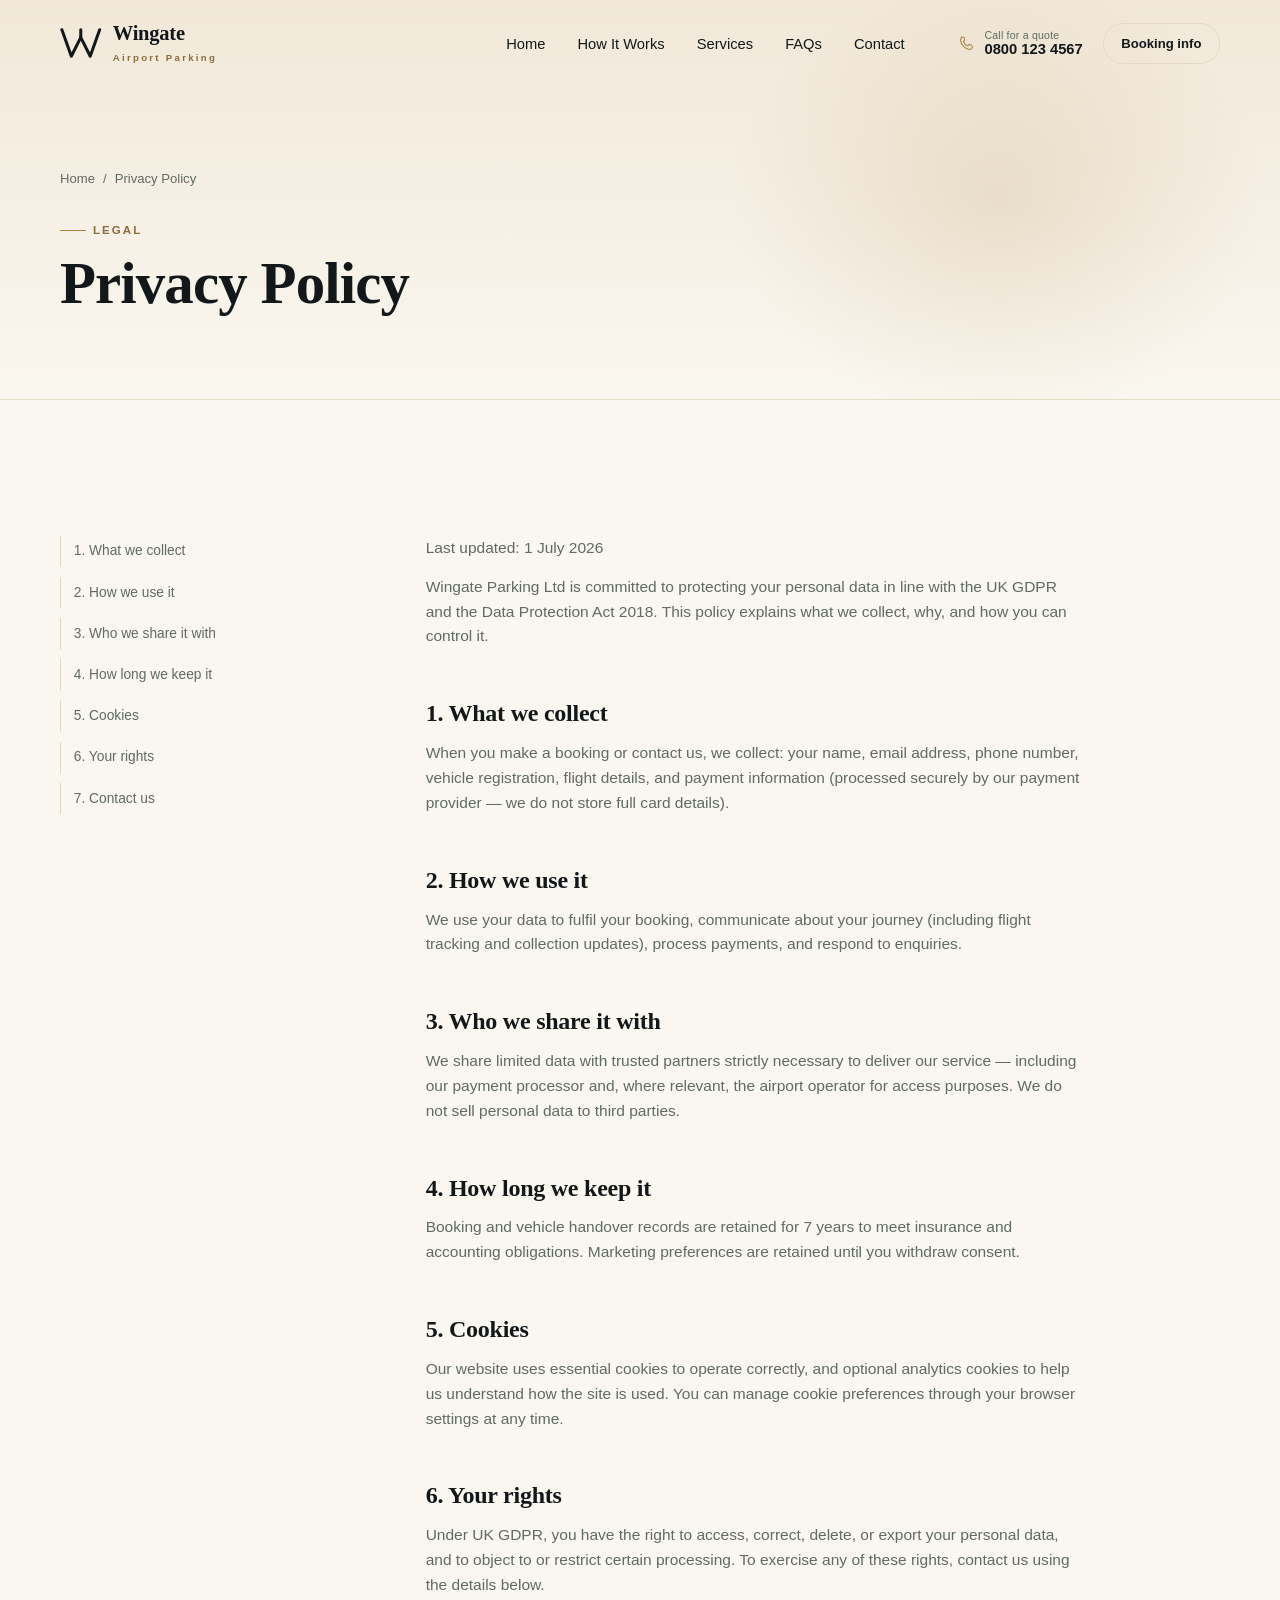
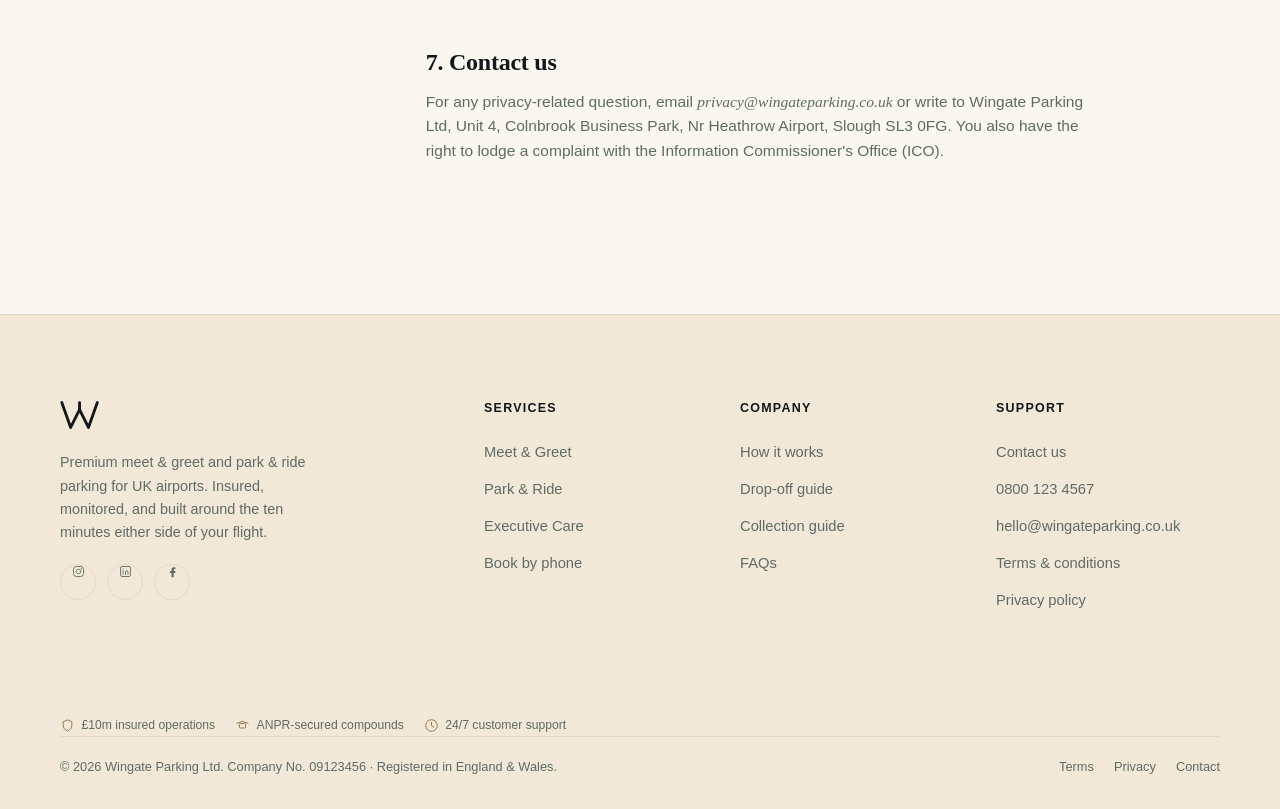
<file: privacy.html>
<!doctype html>
<html lang="en-GB">
<head>
<meta charset="UTF-8">
<meta name="viewport" content="width=device-width, initial-scale=1.0">
<title>Privacy Policy — Wingate Airport Parking</title>
<meta name="description" content="How Wingate Parking Ltd collects, uses and protects your personal data.">
<link rel="canonical" href="https://www.wingateparking.co.uk/privacy.html">
<meta name="robots" content="index, follow">
<meta name="theme-color" content="#12181a">
<meta name="referrer" content="strict-origin-when-cross-origin">
<meta http-equiv="Content-Security-Policy" content="default-src 'self'; script-src 'self'; style-src 'self' 'unsafe-inline' https://fonts.googleapis.com; font-src https://fonts.gstatic.com; img-src 'self' data:; connect-src 'self'; base-uri 'self'; form-action 'self'; object-src 'none'; upgrade-insecure-requests">
<meta property="og:type" content="website">
<meta property="og:site_name" content="Wingate Airport Parking">
<meta property="og:title" content="Privacy Policy — Wingate Airport Parking">
<meta property="og:description" content="How Wingate Parking Ltd collects, uses and protects your personal data.">
<meta property="og:url" content="https://www.wingateparking.co.uk/privacy.html">
<meta property="og:locale" content="en_GB">
<meta name="twitter:card" content="summary">
<meta name="twitter:title" content="Privacy Policy — Wingate Airport Parking">
<meta name="twitter:description" content="How Wingate Parking Ltd collects, uses and protects your personal data.">
<link rel="icon" href="data:image/svg+xml,<svg xmlns=%22http://www.w3.org/2000/svg%22 viewBox=%220 0 44 36%22><path d=%22M2 4 L12 32 L22 12 L32 32 L42 4%22 stroke=%22%230d3327%22 stroke-width=%223.4%22 stroke-linecap=%22round%22 stroke-linejoin=%22round%22 fill=%22none%22/></svg>">
<link rel="stylesheet" href="assets/css/style.css">
</head>
<body>
<a class="skip-link" href="#main">Skip to content</a>

<header class="site-header">
  <div class="container">
    <a href="index.html" class="brand" aria-label="Wingate — home">
      <svg viewBox="0 0 44 36" fill="none" xmlns="http://www.w3.org/2000/svg"><path d="M2 4 L12 32 L22 12 L32 32 L42 4" stroke="currentColor" stroke-width="3.2" stroke-linecap="round" stroke-linejoin="round"/><path d="M22 4 L22 11" stroke="currentColor" stroke-width="3.2" stroke-linecap="round"/></svg>
      <span><span class="brand-word">Wingate</span><span class="brand-sub">Airport Parking</span></span>
    </a>
    <nav class="nav-desktop" aria-label="Primary">
      <ul class="nav-links">
        <li><a href="index.html">Home</a></li>
        <li><a href="how-it-works.html">How It Works</a></li>
        <li><a href="services.html">Services</a></li>
        <li><a href="faq.html">FAQs</a></li>
        <li><a href="contact.html">Contact</a></li>
      </ul>
      <div class="nav-cta">
        <a href="tel:+448001234567" class="nav-call">
          <svg viewBox="0 0 24 24" fill="none"><path d="M6 3.5l3 1 .8 3.2L8 9.5c1 2.4 3.1 4.5 5.5 5.5l1.8-1.8 3.2.8 1 3c-.4 1.4-1.7 2.5-3.3 2.5C10.7 19.5 4.5 13.3 4.5 7.8 4.5 6.2 5.5 5 6 3.5z" stroke="currentColor" stroke-width="1.3" stroke-linejoin="round"/></svg>
          <span class="nav-call-text"><span class="nav-call-label">Call for a quote</span><span class="nav-call-number">0800 123 4567</span></span>
        </a>
        <a href="booking.html" class="nav-quote-link">Booking info</a>
      </div>
    </nav>
    <button class="nav-toggle" aria-label="Open menu" aria-expanded="false"><span></span><span></span><span></span></button>
  </div>
</header>

<div class="mobile-panel" aria-hidden="true">
  <ul class="mobile-links">
    <li><a href="index.html">Home</a></li>
    <li><a href="how-it-works.html">How It Works</a></li>
    <li><a href="services.html">Services</a></li>
    <li><a href="faq.html">FAQs</a></li>
    <li><a href="contact.html">Contact</a></li>
  </ul>
  <div class="mobile-panel-footer">
    <a href="tel:+448001234567" class="btn btn-brass btn-block">Call 0800 123 4567</a>
    <a href="booking.html" class="btn btn-ghost on-dark btn-block">Booking info</a>
  </div>
</div>

<main id="main">

  <div class="page-header section-tight">
    <div class="container">
      <div class="breadcrumb"><a href="index.html">Home</a><span>/</span><span>Privacy Policy</span></div>
      <p class="eyebrow">Legal</p>
      <h1>Privacy Policy</h1>
    </div>
  </div>

  <section class="section">
    <div class="container">
      <div class="split split-top split-legal">
        <nav class="legal-nav" aria-label="On this page">
          <a href="#collect">1. What we collect</a>
          <a href="#use">2. How we use it</a>
          <a href="#share">3. Who we share it with</a>
          <a href="#retention">4. How long we keep it</a>
          <a href="#cookies">5. Cookies</a>
          <a href="#rights">6. Your rights</a>
          <a href="#contact-us">7. Contact us</a>
        </nav>
        <div class="legal-body">
          <p class="legal-updated">Last updated: 1 July 2026</p>
          <p>Wingate Parking Ltd is committed to protecting your personal data in line with the UK GDPR and the Data Protection Act 2018. This policy explains what we collect, why, and how you can control it.</p>

          <h2 id="collect">1. What we collect</h2>
          <p>When you make a booking or contact us, we collect: your name, email address, phone number, vehicle registration, flight details, and payment information (processed securely by our payment provider — we do not store full card details).</p>

          <h2 id="use">2. How we use it</h2>
          <p>We use your data to fulfil your booking, communicate about your journey (including flight tracking and collection updates), process payments, and respond to enquiries.</p>

          <h2 id="share">3. Who we share it with</h2>
          <p>We share limited data with trusted partners strictly necessary to deliver our service — including our payment processor and, where relevant, the airport operator for access purposes. We do not sell personal data to third parties.</p>

          <h2 id="retention">4. How long we keep it</h2>
          <p>Booking and vehicle handover records are retained for 7 years to meet insurance and accounting obligations. Marketing preferences are retained until you withdraw consent.</p>

          <h2 id="cookies">5. Cookies</h2>
          <p>Our website uses essential cookies to operate correctly, and optional analytics cookies to help us understand how the site is used. You can manage cookie preferences through your browser settings at any time.</p>

          <h2 id="rights">6. Your rights</h2>
          <p>Under UK GDPR, you have the right to access, correct, delete, or export your personal data, and to object to or restrict certain processing. To exercise any of these rights, contact us using the details below.</p>

          <h2 id="contact-us">7. Contact us</h2>
          <p>For any privacy-related question, email <a href="mailto:privacy@wingateparking.co.uk" class="serif-italic">privacy@wingateparking.co.uk</a> or write to Wingate Parking Ltd, Unit 4, Colnbrook Business Park, Nr Heathrow Airport, Slough SL3 0FG. You also have the right to lodge a complaint with the Information Commissioner's Office (ICO).</p>
        </div>
      </div>
    </div>
  </section>

</main>

<footer class="site-footer">
  <div class="container">
    <div class="footer-top">
      <div class="footer-brand">
        <svg viewBox="0 0 44 36" fill="none" xmlns="http://www.w3.org/2000/svg" style="color:var(--text-on-dark)"><path d="M2 4 L12 32 L22 12 L32 32 L42 4" stroke="currentColor" stroke-width="3.2" stroke-linecap="round" stroke-linejoin="round"/><path d="M22 4 L22 11" stroke="currentColor" stroke-width="3.2" stroke-linecap="round"/></svg>
        <p>Premium meet &amp; greet and park &amp; ride parking for UK airports. Insured, monitored, and built around the ten minutes either side of your flight.</p>
        <div class="footer-social">
          <a href="#" aria-label="Wingate on Instagram"><svg viewBox="0 0 24 24" fill="none" style="color:var(--text-on-dark-muted)"><rect x="4" y="4" width="16" height="16" rx="4.5" stroke="currentColor" stroke-width="1.4"/><circle cx="12" cy="12" r="3.6" stroke="currentColor" stroke-width="1.4"/><circle cx="16.6" cy="7.4" r="0.9" fill="currentColor"/></svg></a>
          <a href="#" aria-label="Wingate on LinkedIn"><svg viewBox="0 0 24 24" fill="none" style="color:var(--text-on-dark-muted)"><rect x="4" y="4" width="16" height="16" rx="2.5" stroke="currentColor" stroke-width="1.4"/><path d="M8 10.5v6M8 7.9v.1M12 16.5v-3.6c0-1.3.9-2.2 2.1-2.2 1.2 0 1.9.9 1.9 2.2v3.6" stroke="currentColor" stroke-width="1.4" stroke-linecap="round"/></svg></a>
          <a href="#" aria-label="Wingate on Facebook"><svg viewBox="0 0 24 24" fill="none" style="color:var(--text-on-dark-muted)"><path d="M14 8.5h2.5V5H14c-2.2 0-3.5 1.4-3.5 3.6V11H8v3.5h2.5V21H14v-6.5h2.3l.4-3.5H14V9c0-.4.2-.5.6-.5z" fill="currentColor"/></svg></a>
        </div>
      </div>
      <div class="footer-col"><h5>Services</h5><ul>
        <li><a href="services.html#meet-greet">Meet &amp; Greet</a></li>
        <li><a href="services.html#park-ride">Park &amp; Ride</a></li>
        <li><a href="services.html#executive">Executive Care</a></li>
        <li><a href="booking.html">Book by phone</a></li>
      </ul></div>
      <div class="footer-col"><h5>Company</h5><ul>
        <li><a href="how-it-works.html">How it works</a></li>
        <li><a href="drop-off.html">Drop-off guide</a></li>
        <li><a href="collection.html">Collection guide</a></li>
        <li><a href="faq.html">FAQs</a></li>
      </ul></div>
      <div class="footer-col"><h5>Support</h5><ul>
        <li><a href="contact.html">Contact us</a></li>
        <li><a href="tel:+448001234567">0800 123 4567</a></li>
        <li><a href="mailto:hello@wingateparking.co.uk">hello@wingateparking.co.uk</a></li>
        <li><a href="terms.html">Terms &amp; conditions</a></li>
        <li><a href="privacy.html">Privacy policy</a></li>
      </ul></div>
    </div>
    <div class="badge-row">
      <span><svg viewBox="0 0 24 24" fill="none"><path d="M12 3l7 3v5.2c0 4.6-3 8.3-7 9.8-4-1.5-7-5.2-7-9.8V6l7-3z" stroke="currentColor" stroke-width="1.4" stroke-linejoin="round"/></svg>£10m insured operations</span>
      <span><svg viewBox="0 0 24 24" fill="none"><path d="M3 8.5l9-3 9 3" stroke="currentColor" stroke-width="1.4" stroke-linecap="round" stroke-linejoin="round"/><rect x="7" y="9" width="10" height="7" rx="1.2" stroke="currentColor" stroke-width="1.4"/></svg>ANPR-secured compounds</span>
      <span><svg viewBox="0 0 24 24" fill="none"><circle cx="12" cy="12" r="9.25" stroke="currentColor" stroke-width="1.4"/><path d="M12 7v5.3l3.6 2.1" stroke="currentColor" stroke-width="1.5" stroke-linecap="round" stroke-linejoin="round"/></svg>24/7 customer support</span>
    </div>
    <div class="footer-bottom">
      <span>© <span data-year></span> Wingate Parking Ltd. Company No. 09123456 · Registered in England &amp; Wales.</span>
      <div class="footer-legal"><a href="terms.html">Terms</a><a href="privacy.html">Privacy</a><a href="contact.html">Contact</a></div>
    </div>
  </div>
</footer>

<script src="assets/js/main.js"></script>
</body>
</html>
</file>
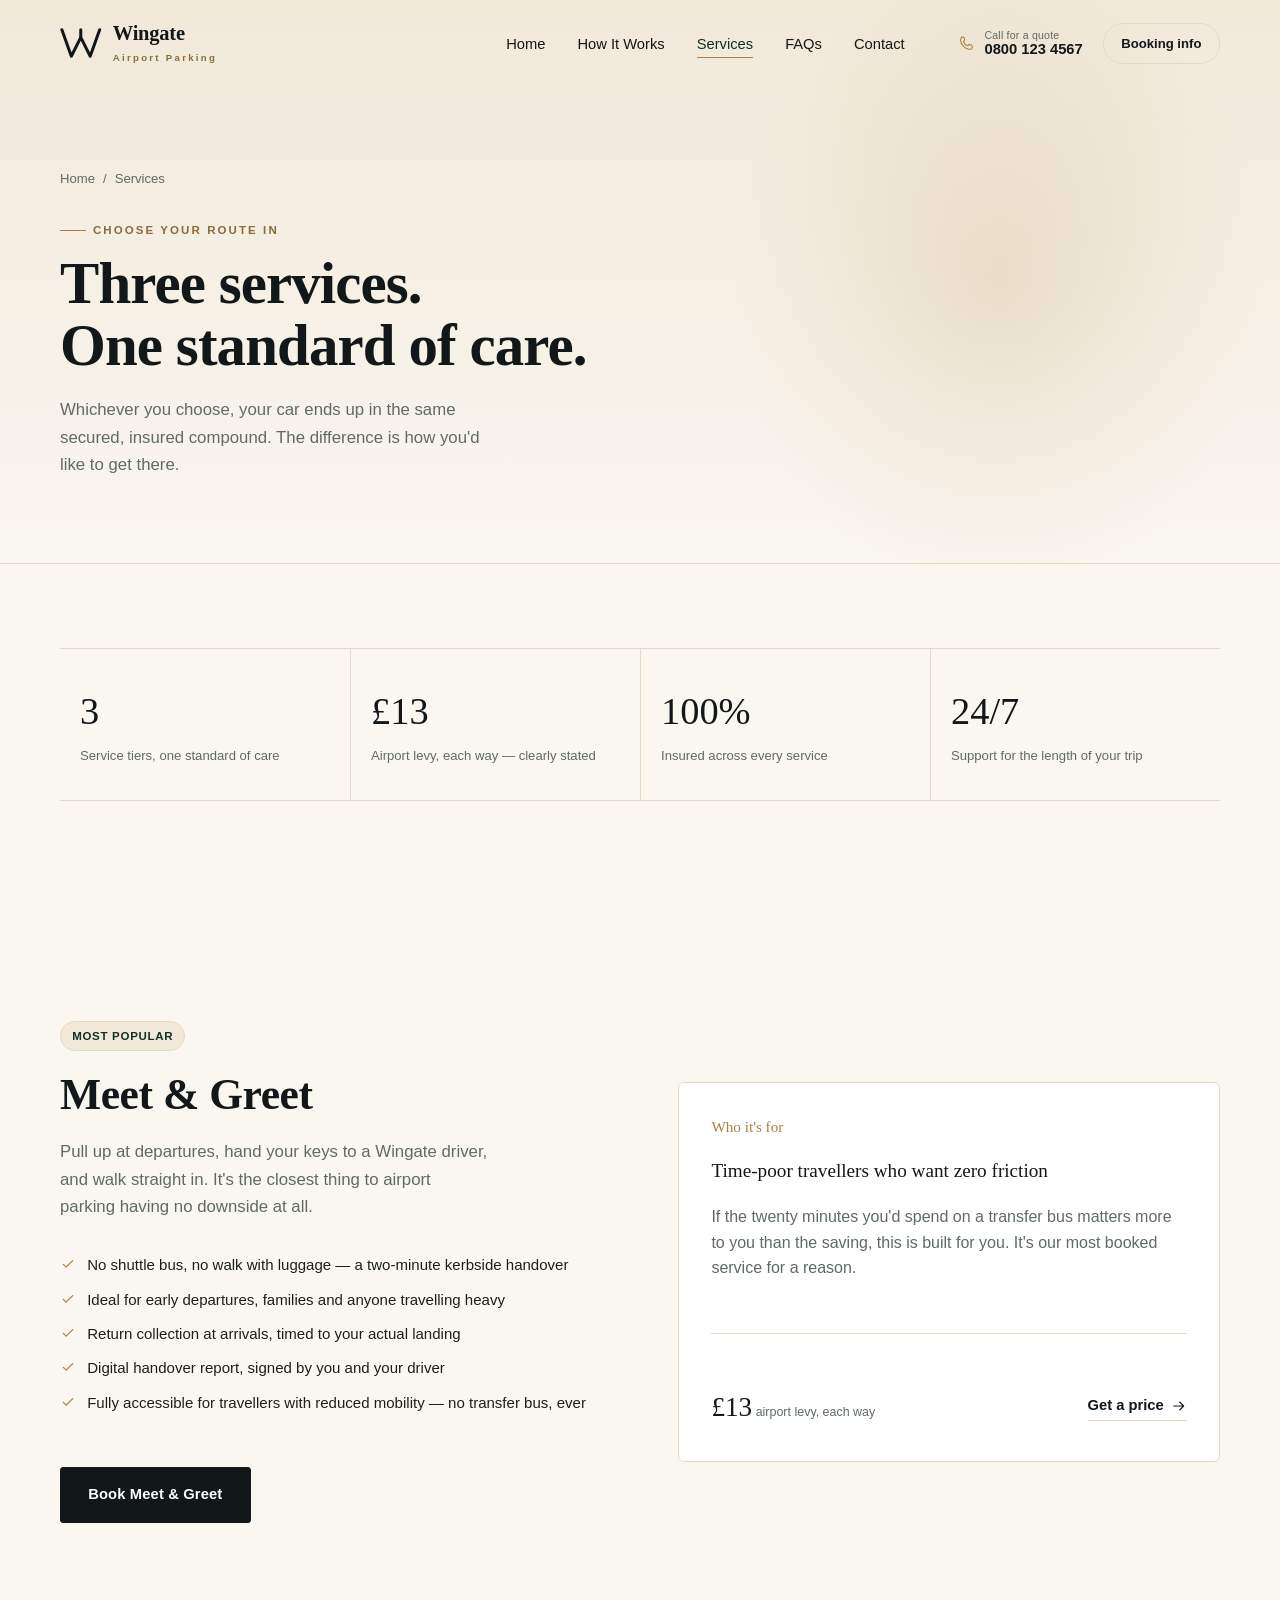
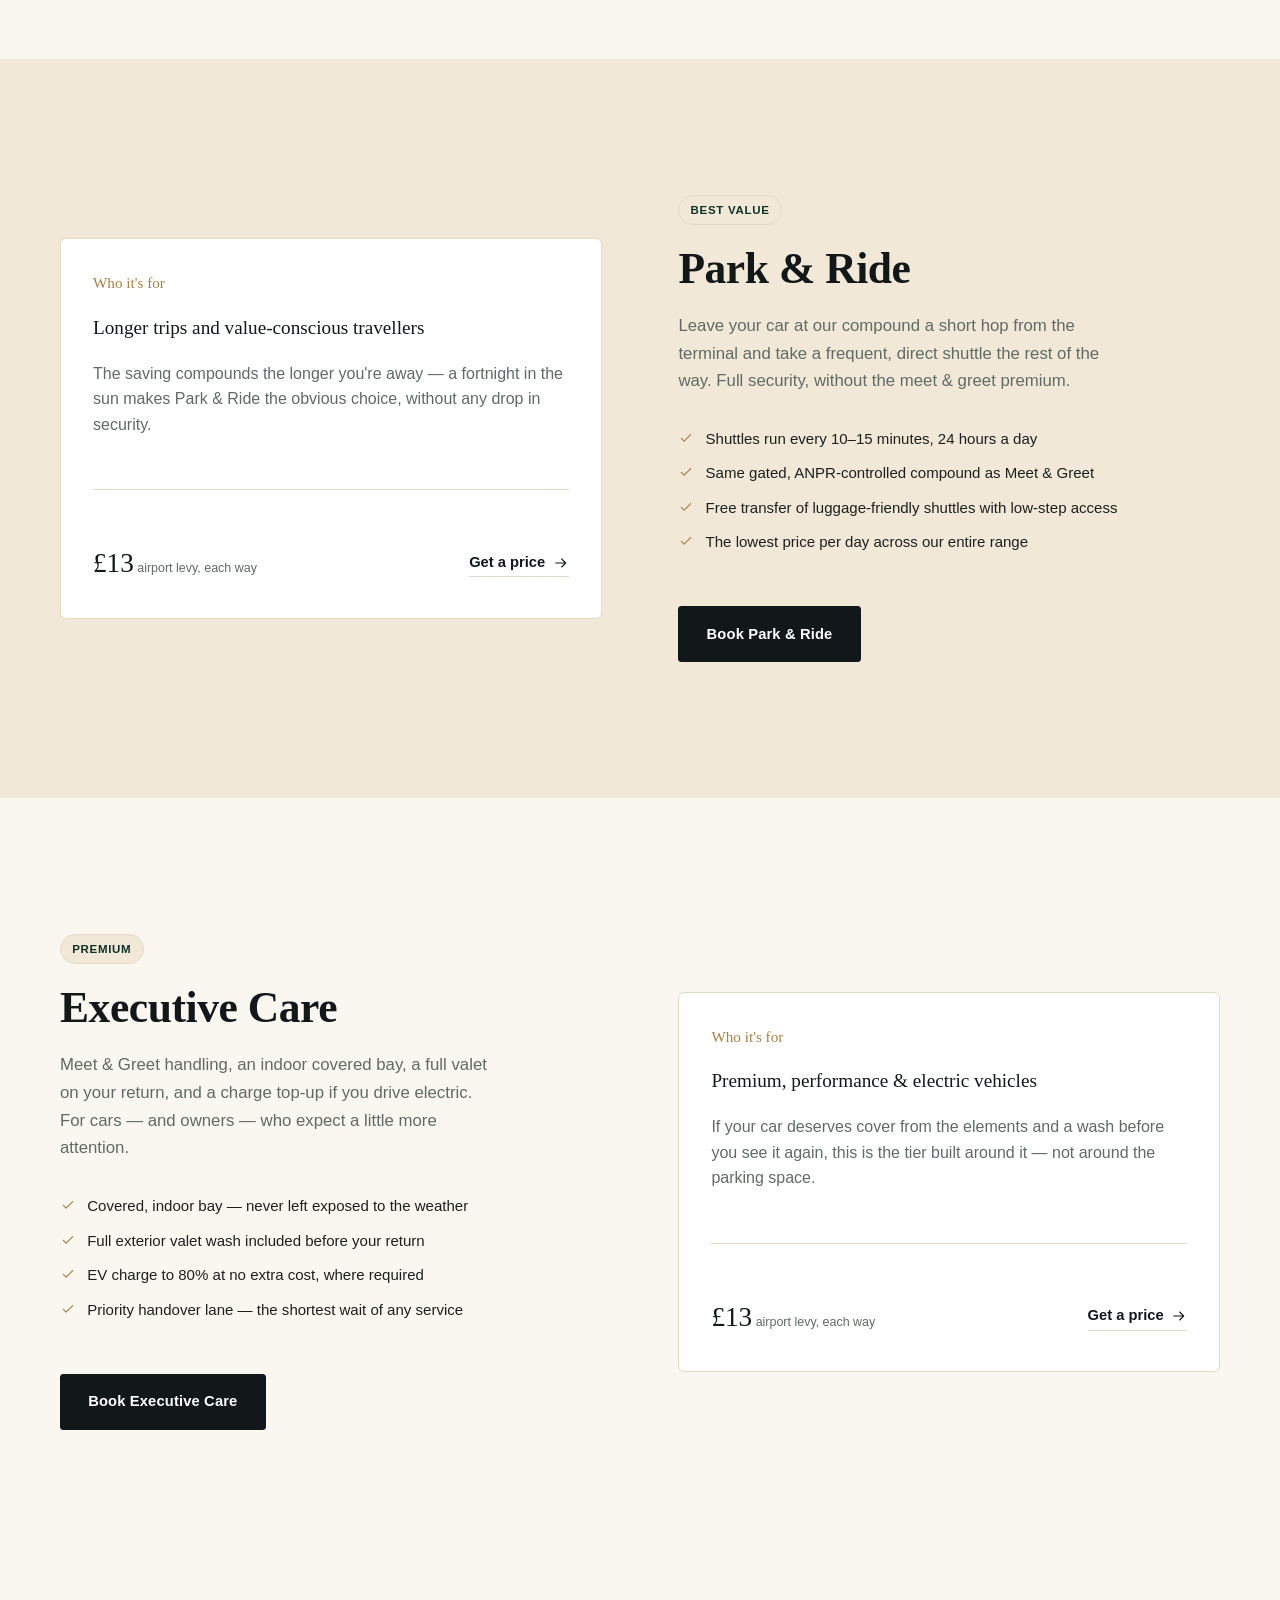
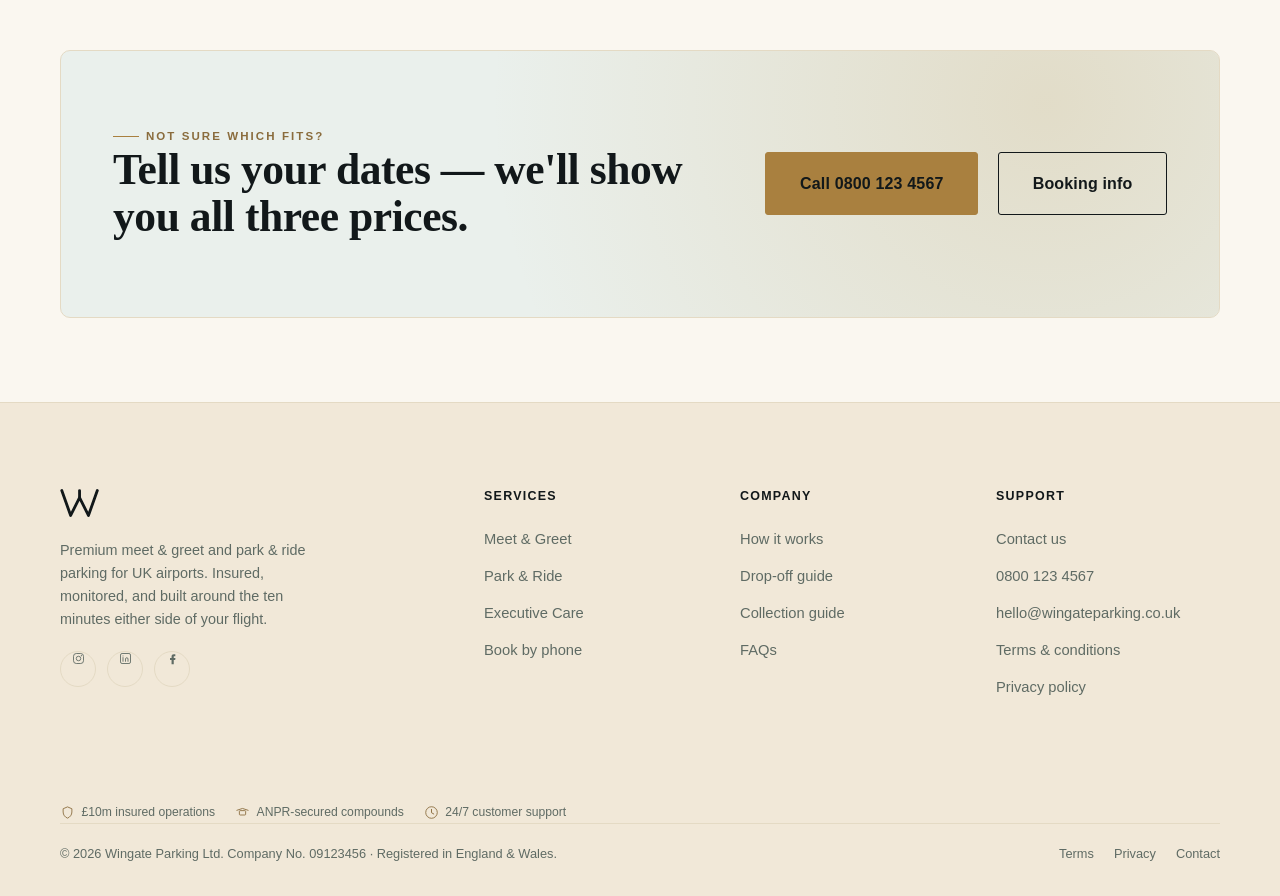
<file: services.html>
<!doctype html>
<html lang="en-GB">
<head>
<meta charset="UTF-8">
<meta name="viewport" content="width=device-width, initial-scale=1.0">
<title>Services — Meet &amp; Greet, Park &amp; Ride, Executive Care | Wingate</title>
<meta name="description" content="Three ways to leave your car with Wingate: Meet &amp; Greet, Park &amp; Ride, and Executive Care. Compare pricing, benefits and who each service suits best.">
<link rel="canonical" href="https://www.wingateparking.co.uk/services.html">
<meta name="robots" content="index, follow">
<meta name="theme-color" content="#12181a">
<meta name="referrer" content="strict-origin-when-cross-origin">
<meta http-equiv="Content-Security-Policy" content="default-src 'self'; script-src 'self'; style-src 'self' 'unsafe-inline' https://fonts.googleapis.com; font-src https://fonts.gstatic.com; img-src 'self' data:; connect-src 'self'; base-uri 'self'; form-action 'self'; object-src 'none'; upgrade-insecure-requests">
<meta property="og:type" content="website">
<meta property="og:site_name" content="Wingate Airport Parking">
<meta property="og:title" content="Services — Meet &amp; Greet, Park &amp; Ride, Executive Care | Wingate">
<meta property="og:description" content="Three ways to leave your car with Wingate: Meet &amp; Greet, Park &amp; Ride, and Executive Care. Compare pricing, benefits and who each service suits best.">
<meta property="og:url" content="https://www.wingateparking.co.uk/services.html">
<meta property="og:locale" content="en_GB">
<meta name="twitter:card" content="summary">
<meta name="twitter:title" content="Services — Meet &amp; Greet, Park &amp; Ride, Executive Care | Wingate">
<meta name="twitter:description" content="Three ways to leave your car with Wingate: Meet &amp; Greet, Park &amp; Ride, and Executive Care. Compare pricing, benefits and who each service suits best.">
<link rel="icon" href="data:image/svg+xml,<svg xmlns=%22http://www.w3.org/2000/svg%22 viewBox=%220 0 44 36%22><path d=%22M2 4 L12 32 L22 12 L32 32 L42 4%22 stroke=%22%230d3327%22 stroke-width=%223.4%22 stroke-linecap=%22round%22 stroke-linejoin=%22round%22 fill=%22none%22/></svg>">
<link rel="stylesheet" href="assets/css/style.css">
</head>
<body>
<a class="skip-link" href="#main">Skip to content</a>

<header class="site-header">
  <div class="container">
    <a href="index.html" class="brand" aria-label="Wingate — home">
      <svg viewBox="0 0 44 36" fill="none" xmlns="http://www.w3.org/2000/svg"><path d="M2 4 L12 32 L22 12 L32 32 L42 4" stroke="currentColor" stroke-width="3.2" stroke-linecap="round" stroke-linejoin="round"/><path d="M22 4 L22 11" stroke="currentColor" stroke-width="3.2" stroke-linecap="round"/></svg>
      <span><span class="brand-word">Wingate</span><span class="brand-sub">Airport Parking</span></span>
    </a>
    <nav class="nav-desktop" aria-label="Primary">
      <ul class="nav-links">
        <li><a href="index.html">Home</a></li>
        <li><a href="how-it-works.html">How It Works</a></li>
        <li><a href="services.html" aria-current="page">Services</a></li>
        <li><a href="faq.html">FAQs</a></li>
        <li><a href="contact.html">Contact</a></li>
      </ul>
      <div class="nav-cta">
        <a href="tel:+448001234567" class="nav-call">
          <svg viewBox="0 0 24 24" fill="none"><path d="M6 3.5l3 1 .8 3.2L8 9.5c1 2.4 3.1 4.5 5.5 5.5l1.8-1.8 3.2.8 1 3c-.4 1.4-1.7 2.5-3.3 2.5C10.7 19.5 4.5 13.3 4.5 7.8 4.5 6.2 5.5 5 6 3.5z" stroke="currentColor" stroke-width="1.3" stroke-linejoin="round"/></svg>
          <span class="nav-call-text"><span class="nav-call-label">Call for a quote</span><span class="nav-call-number">0800 123 4567</span></span>
        </a>
        <a href="booking.html" class="nav-quote-link">Booking info</a>
      </div>
    </nav>
    <button class="nav-toggle" aria-label="Open menu" aria-expanded="false"><span></span><span></span><span></span></button>
  </div>
</header>

<div class="mobile-panel" aria-hidden="true">
  <ul class="mobile-links">
    <li><a href="index.html">Home</a></li>
    <li><a href="how-it-works.html">How It Works</a></li>
    <li><a href="services.html">Services</a></li>
    <li><a href="faq.html">FAQs</a></li>
    <li><a href="contact.html">Contact</a></li>
  </ul>
  <div class="mobile-panel-footer">
    <a href="tel:+448001234567" class="btn btn-brass btn-block">Call 0800 123 4567</a>
    <a href="booking.html" class="btn btn-ghost on-dark btn-block">Booking info</a>
  </div>
</div>

<main id="main">

  <div class="page-header">
    <div class="container">
      <div class="breadcrumb"><a href="index.html">Home</a><span>/</span><span>Services</span></div>
      <p class="eyebrow">Choose your route in</p>
      <h1>Three services.<br>One standard of care.</h1>
      <p class="lede">Whichever you choose, your car ends up in the same secured, insured compound. The difference is how you'd like to get there.</p>
    </div>
  </div>

  <section class="section-tight">
    <div class="container">
      <div class="stat-row" data-reveal-group>
        <div class="stat"><span class="num">3</span><span>Service tiers, one standard of care</span></div>
        <div class="stat"><span class="num">£13</span><span>Airport levy, each way — clearly stated</span></div>
        <div class="stat"><span class="num">100%</span><span>Insured across every service</span></div>
        <div class="stat"><span class="num">24/7</span><span>Support for the length of your trip</span></div>
      </div>
    </div>
  </section>

  <!-- MEET & GREET -->
  <section class="section" id="meet-greet">
    <div class="container">
      <div class="split">
        <div class="split-copy" data-reveal>
          <span class="service-tag">Most popular</span>
          <h2>Meet &amp; Greet</h2>
          <p class="lede mt-3">Pull up at departures, hand your keys to a Wingate driver, and walk straight in. It's the closest thing to airport parking having no downside at all.</p>
          <ul class="service-list mt-4">
            <li><svg viewBox="0 0 24 24" fill="none"><path d="M5 12.5l4.2 4.2L19 7" stroke="currentColor" stroke-width="1.8" stroke-linecap="round" stroke-linejoin="round"/></svg>No shuttle bus, no walk with luggage — a two-minute kerbside handover</li>
            <li><svg viewBox="0 0 24 24" fill="none"><path d="M5 12.5l4.2 4.2L19 7" stroke="currentColor" stroke-width="1.8" stroke-linecap="round" stroke-linejoin="round"/></svg>Ideal for early departures, families and anyone travelling heavy</li>
            <li><svg viewBox="0 0 24 24" fill="none"><path d="M5 12.5l4.2 4.2L19 7" stroke="currentColor" stroke-width="1.8" stroke-linecap="round" stroke-linejoin="round"/></svg>Return collection at arrivals, timed to your actual landing</li>
            <li><svg viewBox="0 0 24 24" fill="none"><path d="M5 12.5l4.2 4.2L19 7" stroke="currentColor" stroke-width="1.8" stroke-linecap="round" stroke-linejoin="round"/></svg>Digital handover report, signed by you and your driver</li>
            <li><svg viewBox="0 0 24 24" fill="none"><path d="M5 12.5l4.2 4.2L19 7" stroke="currentColor" stroke-width="1.8" stroke-linecap="round" stroke-linejoin="round"/></svg>Fully accessible for travellers with reduced mobility — no transfer bus, ever</li>
          </ul>
          <a href="booking.html" class="btn btn-primary mt-5">Book Meet &amp; Greet</a>
        </div>
        <div class="split-media" data-reveal>
          <div class="card">
            <p class="card-index">Who it's for</p>
            <h4 class="mb-3">Time-poor travellers who want zero friction</h4>
            <p class="mb-4">If the twenty minutes you'd spend on a transfer bus matters more to you than the saving, this is built for you. It's our most booked service for a reason.</p>
            <div class="rule"></div>
            <div class="booking-summary" style="border:0;padding:0;margin:0">
              <div class="price">£13<span> airport levy, each way</span></div>
              <a href="booking.html" class="btn-text">Get a price <svg width="16" height="16" viewBox="0 0 24 24" fill="none"><path d="M4 12h15M13 6l6 6-6 6" stroke="currentColor" stroke-width="1.6" stroke-linecap="round" stroke-linejoin="round"/></svg></a>
            </div>
          </div>
        </div>
      </div>
    </div>
  </section>

  <!-- PARK & RIDE -->
  <section class="section section-cream2" id="park-ride">
    <div class="container">
      <div class="split rev">
        <div class="split-media" data-reveal>
          <div class="card">
            <p class="card-index">Who it's for</p>
            <h4 class="mb-3">Longer trips and value-conscious travellers</h4>
            <p class="mb-4">The saving compounds the longer you're away — a fortnight in the sun makes Park &amp; Ride the obvious choice, without any drop in security.</p>
            <div class="rule"></div>
            <div class="booking-summary" style="border:0;padding:0;margin:0">
              <div class="price">£13<span> airport levy, each way</span></div>
              <a href="booking.html" class="btn-text">Get a price <svg width="16" height="16" viewBox="0 0 24 24" fill="none"><path d="M4 12h15M13 6l6 6-6 6" stroke="currentColor" stroke-width="1.6" stroke-linecap="round" stroke-linejoin="round"/></svg></a>
            </div>
          </div>
        </div>
        <div class="split-copy" data-reveal>
          <span class="service-tag">Best value</span>
          <h2>Park &amp; Ride</h2>
          <p class="lede mt-3">Leave your car at our compound a short hop from the terminal and take a frequent, direct shuttle the rest of the way. Full security, without the meet &amp; greet premium.</p>
          <ul class="service-list mt-4">
            <li><svg viewBox="0 0 24 24" fill="none"><path d="M5 12.5l4.2 4.2L19 7" stroke="currentColor" stroke-width="1.8" stroke-linecap="round" stroke-linejoin="round"/></svg>Shuttles run every 10–15 minutes, 24 hours a day</li>
            <li><svg viewBox="0 0 24 24" fill="none"><path d="M5 12.5l4.2 4.2L19 7" stroke="currentColor" stroke-width="1.8" stroke-linecap="round" stroke-linejoin="round"/></svg>Same gated, ANPR-controlled compound as Meet &amp; Greet</li>
            <li><svg viewBox="0 0 24 24" fill="none"><path d="M5 12.5l4.2 4.2L19 7" stroke="currentColor" stroke-width="1.8" stroke-linecap="round" stroke-linejoin="round"/></svg>Free transfer of luggage-friendly shuttles with low-step access</li>
            <li><svg viewBox="0 0 24 24" fill="none"><path d="M5 12.5l4.2 4.2L19 7" stroke="currentColor" stroke-width="1.8" stroke-linecap="round" stroke-linejoin="round"/></svg>The lowest price per day across our entire range</li>
          </ul>
          <a href="booking.html" class="btn btn-primary mt-5">Book Park &amp; Ride</a>
        </div>
      </div>
    </div>
  </section>

  <!-- EXECUTIVE CARE -->
  <section class="section" id="executive">
    <div class="container">
      <div class="split">
        <div class="split-copy" data-reveal>
          <span class="service-tag">Premium</span>
          <h2>Executive Care</h2>
          <p class="lede mt-3">Meet &amp; Greet handling, an indoor covered bay, a full valet on your return, and a charge top-up if you drive electric. For cars — and owners — who expect a little more attention.</p>
          <ul class="service-list mt-4">
            <li><svg viewBox="0 0 24 24" fill="none"><path d="M5 12.5l4.2 4.2L19 7" stroke="currentColor" stroke-width="1.8" stroke-linecap="round" stroke-linejoin="round"/></svg>Covered, indoor bay — never left exposed to the weather</li>
            <li><svg viewBox="0 0 24 24" fill="none"><path d="M5 12.5l4.2 4.2L19 7" stroke="currentColor" stroke-width="1.8" stroke-linecap="round" stroke-linejoin="round"/></svg>Full exterior valet wash included before your return</li>
            <li><svg viewBox="0 0 24 24" fill="none"><path d="M5 12.5l4.2 4.2L19 7" stroke="currentColor" stroke-width="1.8" stroke-linecap="round" stroke-linejoin="round"/></svg>EV charge to 80% at no extra cost, where required</li>
            <li><svg viewBox="0 0 24 24" fill="none"><path d="M5 12.5l4.2 4.2L19 7" stroke="currentColor" stroke-width="1.8" stroke-linecap="round" stroke-linejoin="round"/></svg>Priority handover lane — the shortest wait of any service</li>
          </ul>
          <a href="booking.html" class="btn btn-primary mt-5">Book Executive Care</a>
        </div>
        <div class="split-media" data-reveal>
          <div class="card">
            <p class="card-index">Who it's for</p>
            <h4 class="mb-3">Premium, performance &amp; electric vehicles</h4>
            <p class="mb-4">If your car deserves cover from the elements and a wash before you see it again, this is the tier built around it — not around the parking space.</p>
            <div class="rule"></div>
            <div class="booking-summary" style="border:0;padding:0;margin:0">
              <div class="price">£13<span> airport levy, each way</span></div>
              <a href="booking.html" class="btn-text">Get a price <svg width="16" height="16" viewBox="0 0 24 24" fill="none"><path d="M4 12h15M13 6l6 6-6 6" stroke="currentColor" stroke-width="1.6" stroke-linecap="round" stroke-linejoin="round"/></svg></a>
            </div>
          </div>
        </div>
      </div>
    </div>
  </section>

  <section class="section-tight">
    <div class="container">
      <div class="cta-band" data-reveal>
        <div>
          <p class="eyebrow on-dark">Not sure which fits?</p>
          <h2>Tell us your dates — we'll show you all three prices.</h2>
        </div>
        <div class="cta-actions">
          <a href="tel:+448001234567" class="btn btn-brass btn-lg">Call 0800 123 4567</a>
          <a href="booking.html" class="btn btn-ghost on-dark btn-lg">Booking info</a>
        </div>
      </div>
    </div>
  </section>

</main>

<footer class="site-footer">
  <div class="container">
    <div class="footer-top">
      <div class="footer-brand">
        <svg viewBox="0 0 44 36" fill="none" xmlns="http://www.w3.org/2000/svg" style="color:var(--text-on-dark)"><path d="M2 4 L12 32 L22 12 L32 32 L42 4" stroke="currentColor" stroke-width="3.2" stroke-linecap="round" stroke-linejoin="round"/><path d="M22 4 L22 11" stroke="currentColor" stroke-width="3.2" stroke-linecap="round"/></svg>
        <p>Premium meet &amp; greet and park &amp; ride parking for UK airports. Insured, monitored, and built around the ten minutes either side of your flight.</p>
        <div class="footer-social">
          <a href="#" aria-label="Wingate on Instagram"><svg viewBox="0 0 24 24" fill="none" style="color:var(--text-on-dark-muted)"><rect x="4" y="4" width="16" height="16" rx="4.5" stroke="currentColor" stroke-width="1.4"/><circle cx="12" cy="12" r="3.6" stroke="currentColor" stroke-width="1.4"/><circle cx="16.6" cy="7.4" r="0.9" fill="currentColor"/></svg></a>
          <a href="#" aria-label="Wingate on LinkedIn"><svg viewBox="0 0 24 24" fill="none" style="color:var(--text-on-dark-muted)"><rect x="4" y="4" width="16" height="16" rx="2.5" stroke="currentColor" stroke-width="1.4"/><path d="M8 10.5v6M8 7.9v.1M12 16.5v-3.6c0-1.3.9-2.2 2.1-2.2 1.2 0 1.9.9 1.9 2.2v3.6" stroke="currentColor" stroke-width="1.4" stroke-linecap="round"/></svg></a>
          <a href="#" aria-label="Wingate on Facebook"><svg viewBox="0 0 24 24" fill="none" style="color:var(--text-on-dark-muted)"><path d="M14 8.5h2.5V5H14c-2.2 0-3.5 1.4-3.5 3.6V11H8v3.5h2.5V21H14v-6.5h2.3l.4-3.5H14V9c0-.4.2-.5.6-.5z" fill="currentColor"/></svg></a>
        </div>
      </div>
      <div class="footer-col"><h5>Services</h5><ul>
        <li><a href="services.html#meet-greet">Meet &amp; Greet</a></li>
        <li><a href="services.html#park-ride">Park &amp; Ride</a></li>
        <li><a href="services.html#executive">Executive Care</a></li>
        <li><a href="booking.html">Book by phone</a></li>
      </ul></div>
      <div class="footer-col"><h5>Company</h5><ul>
        <li><a href="how-it-works.html">How it works</a></li>
        <li><a href="drop-off.html">Drop-off guide</a></li>
        <li><a href="collection.html">Collection guide</a></li>
        <li><a href="faq.html">FAQs</a></li>
      </ul></div>
      <div class="footer-col"><h5>Support</h5><ul>
        <li><a href="contact.html">Contact us</a></li>
        <li><a href="tel:+448001234567">0800 123 4567</a></li>
        <li><a href="mailto:hello@wingateparking.co.uk">hello@wingateparking.co.uk</a></li>
        <li><a href="terms.html">Terms &amp; conditions</a></li>
        <li><a href="privacy.html">Privacy policy</a></li>
      </ul></div>
    </div>
    <div class="badge-row">
      <span><svg viewBox="0 0 24 24" fill="none"><path d="M12 3l7 3v5.2c0 4.6-3 8.3-7 9.8-4-1.5-7-5.2-7-9.8V6l7-3z" stroke="currentColor" stroke-width="1.4" stroke-linejoin="round"/></svg>£10m insured operations</span>
      <span><svg viewBox="0 0 24 24" fill="none"><path d="M3 8.5l9-3 9 3" stroke="currentColor" stroke-width="1.4" stroke-linecap="round" stroke-linejoin="round"/><rect x="7" y="9" width="10" height="7" rx="1.2" stroke="currentColor" stroke-width="1.4"/></svg>ANPR-secured compounds</span>
      <span><svg viewBox="0 0 24 24" fill="none"><circle cx="12" cy="12" r="9.25" stroke="currentColor" stroke-width="1.4"/><path d="M12 7v5.3l3.6 2.1" stroke="currentColor" stroke-width="1.5" stroke-linecap="round" stroke-linejoin="round"/></svg>24/7 customer support</span>
    </div>
    <div class="footer-bottom">
      <span>© <span data-year></span> Wingate Parking Ltd. Company No. 09123456 · Registered in England &amp; Wales.</span>
      <div class="footer-legal"><a href="terms.html">Terms</a><a href="privacy.html">Privacy</a><a href="contact.html">Contact</a></div>
    </div>
  </div>
</footer>

<script src="assets/js/main.js"></script>
</body>
</html>
</file>
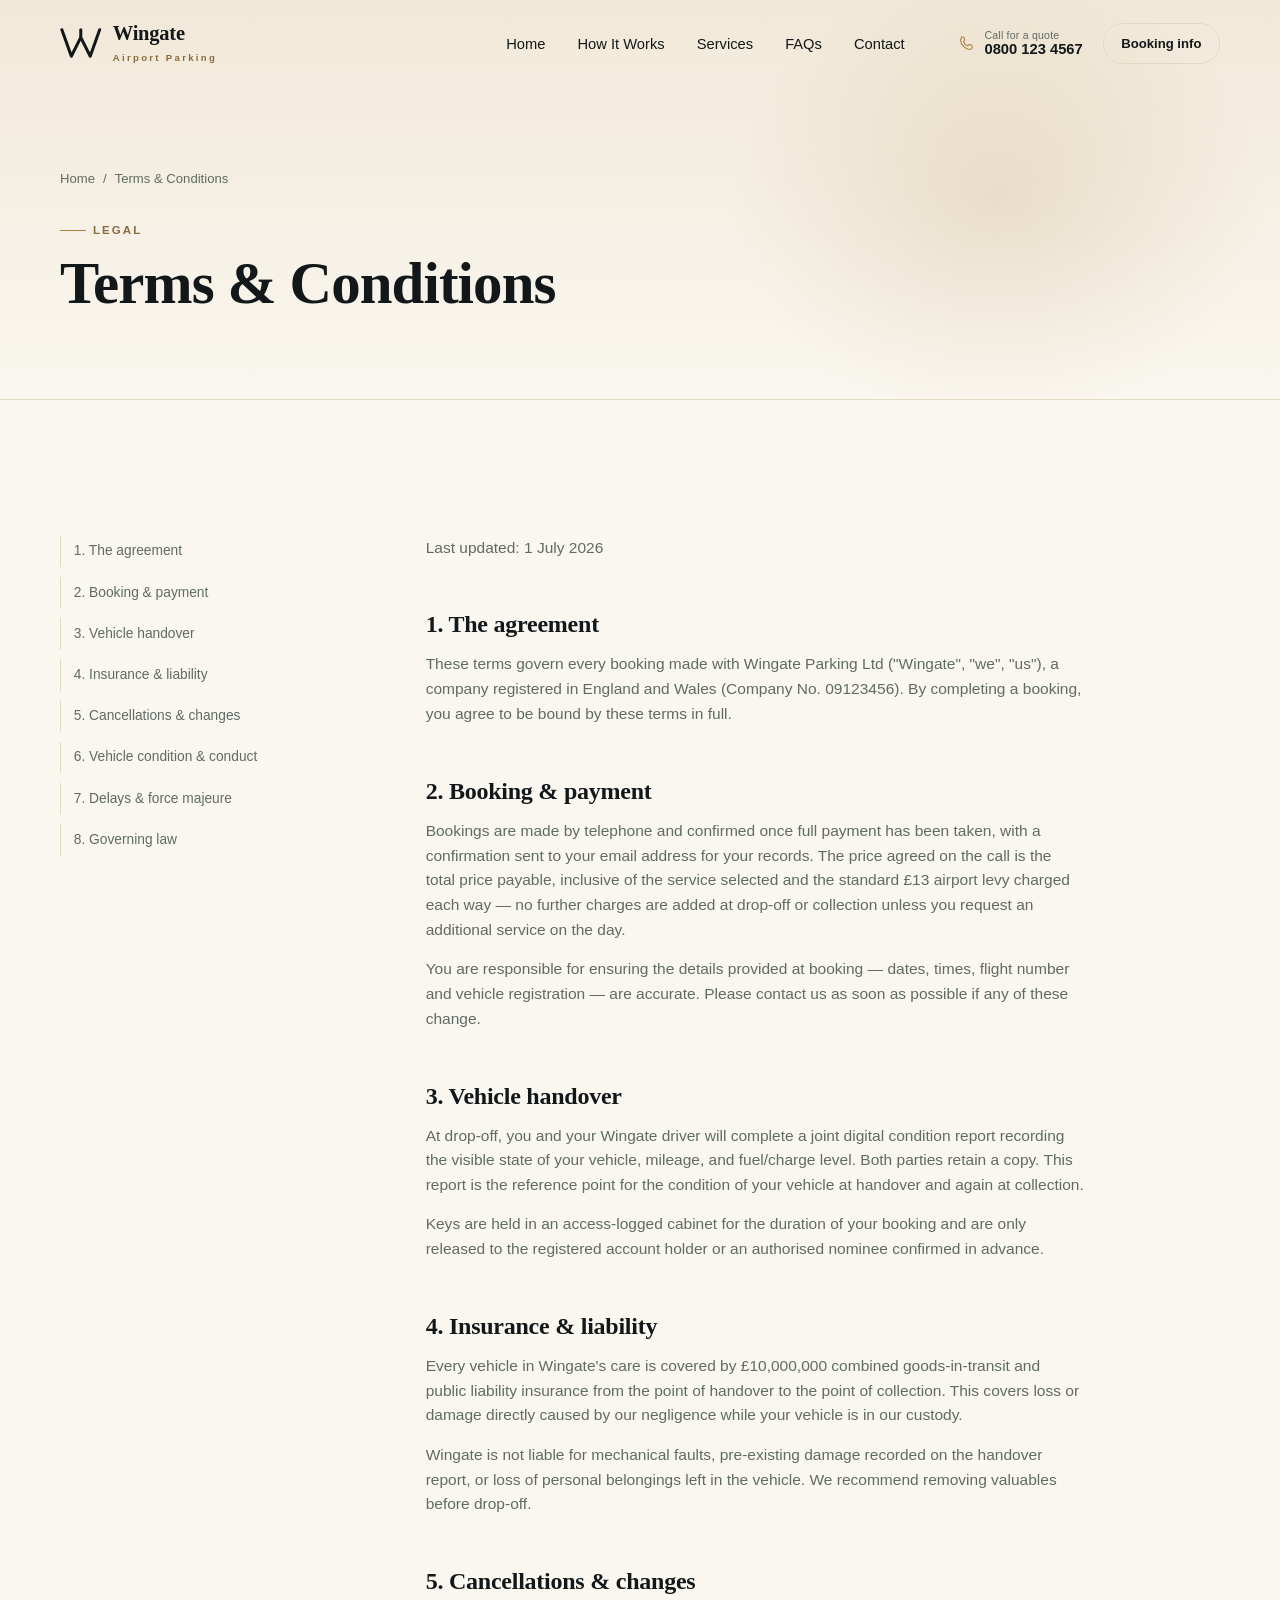
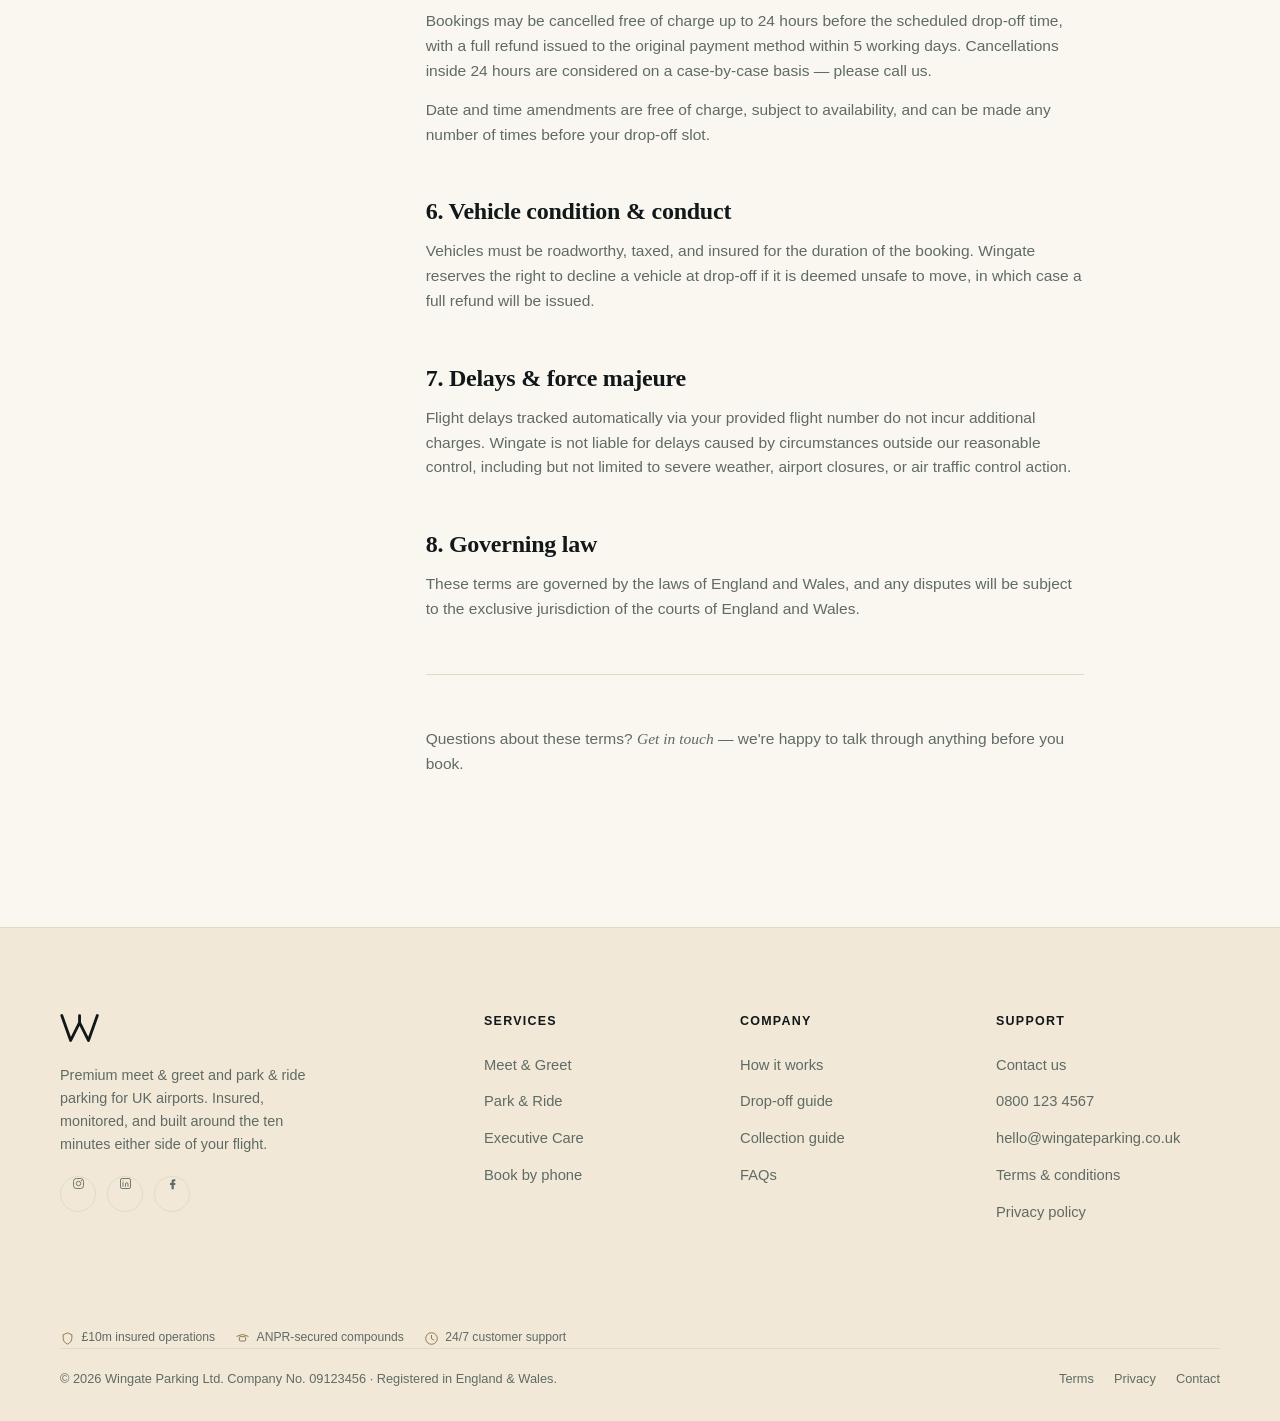
<file: terms.html>
<!doctype html>
<html lang="en-GB">
<head>
<meta charset="UTF-8">
<meta name="viewport" content="width=device-width, initial-scale=1.0">
<title>Terms &amp; Conditions — Wingate Airport Parking</title>
<meta name="description" content="The terms and conditions governing bookings made with Wingate Parking Ltd.">
<link rel="canonical" href="https://www.wingateparking.co.uk/terms.html">
<meta name="robots" content="index, follow">
<meta name="theme-color" content="#12181a">
<meta name="referrer" content="strict-origin-when-cross-origin">
<meta http-equiv="Content-Security-Policy" content="default-src 'self'; script-src 'self'; style-src 'self' 'unsafe-inline' https://fonts.googleapis.com; font-src https://fonts.gstatic.com; img-src 'self' data:; connect-src 'self'; base-uri 'self'; form-action 'self'; object-src 'none'; upgrade-insecure-requests">
<meta property="og:type" content="website">
<meta property="og:site_name" content="Wingate Airport Parking">
<meta property="og:title" content="Terms &amp; Conditions — Wingate Airport Parking">
<meta property="og:description" content="The terms and conditions governing bookings made with Wingate Parking Ltd.">
<meta property="og:url" content="https://www.wingateparking.co.uk/terms.html">
<meta property="og:locale" content="en_GB">
<meta name="twitter:card" content="summary">
<meta name="twitter:title" content="Terms &amp; Conditions — Wingate Airport Parking">
<meta name="twitter:description" content="The terms and conditions governing bookings made with Wingate Parking Ltd.">
<link rel="icon" href="data:image/svg+xml,<svg xmlns=%22http://www.w3.org/2000/svg%22 viewBox=%220 0 44 36%22><path d=%22M2 4 L12 32 L22 12 L32 32 L42 4%22 stroke=%22%230d3327%22 stroke-width=%223.4%22 stroke-linecap=%22round%22 stroke-linejoin=%22round%22 fill=%22none%22/></svg>">
<link rel="stylesheet" href="assets/css/style.css">
</head>
<body>
<a class="skip-link" href="#main">Skip to content</a>

<header class="site-header">
  <div class="container">
    <a href="index.html" class="brand" aria-label="Wingate — home">
      <svg viewBox="0 0 44 36" fill="none" xmlns="http://www.w3.org/2000/svg"><path d="M2 4 L12 32 L22 12 L32 32 L42 4" stroke="currentColor" stroke-width="3.2" stroke-linecap="round" stroke-linejoin="round"/><path d="M22 4 L22 11" stroke="currentColor" stroke-width="3.2" stroke-linecap="round"/></svg>
      <span><span class="brand-word">Wingate</span><span class="brand-sub">Airport Parking</span></span>
    </a>
    <nav class="nav-desktop" aria-label="Primary">
      <ul class="nav-links">
        <li><a href="index.html">Home</a></li>
        <li><a href="how-it-works.html">How It Works</a></li>
        <li><a href="services.html">Services</a></li>
        <li><a href="faq.html">FAQs</a></li>
        <li><a href="contact.html">Contact</a></li>
      </ul>
      <div class="nav-cta">
        <a href="tel:+448001234567" class="nav-call">
          <svg viewBox="0 0 24 24" fill="none"><path d="M6 3.5l3 1 .8 3.2L8 9.5c1 2.4 3.1 4.5 5.5 5.5l1.8-1.8 3.2.8 1 3c-.4 1.4-1.7 2.5-3.3 2.5C10.7 19.5 4.5 13.3 4.5 7.8 4.5 6.2 5.5 5 6 3.5z" stroke="currentColor" stroke-width="1.3" stroke-linejoin="round"/></svg>
          <span class="nav-call-text"><span class="nav-call-label">Call for a quote</span><span class="nav-call-number">0800 123 4567</span></span>
        </a>
        <a href="booking.html" class="nav-quote-link">Booking info</a>
      </div>
    </nav>
    <button class="nav-toggle" aria-label="Open menu" aria-expanded="false"><span></span><span></span><span></span></button>
  </div>
</header>

<div class="mobile-panel" aria-hidden="true">
  <ul class="mobile-links">
    <li><a href="index.html">Home</a></li>
    <li><a href="how-it-works.html">How It Works</a></li>
    <li><a href="services.html">Services</a></li>
    <li><a href="faq.html">FAQs</a></li>
    <li><a href="contact.html">Contact</a></li>
  </ul>
  <div class="mobile-panel-footer">
    <a href="tel:+448001234567" class="btn btn-brass btn-block">Call 0800 123 4567</a>
    <a href="booking.html" class="btn btn-ghost on-dark btn-block">Booking info</a>
  </div>
</div>

<main id="main">

  <div class="page-header section-tight">
    <div class="container">
      <div class="breadcrumb"><a href="index.html">Home</a><span>/</span><span>Terms &amp; Conditions</span></div>
      <p class="eyebrow">Legal</p>
      <h1>Terms &amp; Conditions</h1>
    </div>
  </div>

  <section class="section">
    <div class="container">
      <div class="split split-top split-legal">
        <nav class="legal-nav" aria-label="On this page">
          <a href="#agreement">1. The agreement</a>
          <a href="#booking">2. Booking &amp; payment</a>
          <a href="#handover">3. Vehicle handover</a>
          <a href="#insurance">4. Insurance &amp; liability</a>
          <a href="#cancellation">5. Cancellations &amp; changes</a>
          <a href="#conduct">6. Vehicle condition &amp; conduct</a>
          <a href="#force">7. Delays &amp; force majeure</a>
          <a href="#law">8. Governing law</a>
        </nav>
        <div class="legal-body">
          <p class="legal-updated">Last updated: 1 July 2026</p>

          <h2 id="agreement">1. The agreement</h2>
          <p>These terms govern every booking made with Wingate Parking Ltd ("Wingate", "we", "us"), a company registered in England and Wales (Company No. 09123456). By completing a booking, you agree to be bound by these terms in full.</p>

          <h2 id="booking">2. Booking &amp; payment</h2>
          <p>Bookings are made by telephone and confirmed once full payment has been taken, with a confirmation sent to your email address for your records. The price agreed on the call is the total price payable, inclusive of the service selected and the standard £13 airport levy charged each way — no further charges are added at drop-off or collection unless you request an additional service on the day.</p>
          <p>You are responsible for ensuring the details provided at booking — dates, times, flight number and vehicle registration — are accurate. Please contact us as soon as possible if any of these change.</p>

          <h2 id="handover">3. Vehicle handover</h2>
          <p>At drop-off, you and your Wingate driver will complete a joint digital condition report recording the visible state of your vehicle, mileage, and fuel/charge level. Both parties retain a copy. This report is the reference point for the condition of your vehicle at handover and again at collection.</p>
          <p>Keys are held in an access-logged cabinet for the duration of your booking and are only released to the registered account holder or an authorised nominee confirmed in advance.</p>

          <h2 id="insurance">4. Insurance &amp; liability</h2>
          <p>Every vehicle in Wingate's care is covered by £10,000,000 combined goods-in-transit and public liability insurance from the point of handover to the point of collection. This covers loss or damage directly caused by our negligence while your vehicle is in our custody.</p>
          <p>Wingate is not liable for mechanical faults, pre-existing damage recorded on the handover report, or loss of personal belongings left in the vehicle. We recommend removing valuables before drop-off.</p>

          <h2 id="cancellation">5. Cancellations &amp; changes</h2>
          <p>Bookings may be cancelled free of charge up to 24 hours before the scheduled drop-off time, with a full refund issued to the original payment method within 5 working days. Cancellations inside 24 hours are considered on a case-by-case basis — please call us.</p>
          <p>Date and time amendments are free of charge, subject to availability, and can be made any number of times before your drop-off slot.</p>

          <h2 id="conduct">6. Vehicle condition &amp; conduct</h2>
          <p>Vehicles must be roadworthy, taxed, and insured for the duration of the booking. Wingate reserves the right to decline a vehicle at drop-off if it is deemed unsafe to move, in which case a full refund will be issued.</p>

          <h2 id="force">7. Delays &amp; force majeure</h2>
          <p>Flight delays tracked automatically via your provided flight number do not incur additional charges. Wingate is not liable for delays caused by circumstances outside our reasonable control, including but not limited to severe weather, airport closures, or air traffic control action.</p>

          <h2 id="law">8. Governing law</h2>
          <p>These terms are governed by the laws of England and Wales, and any disputes will be subject to the exclusive jurisdiction of the courts of England and Wales.</p>

          <div class="rule"></div>
          <p>Questions about these terms? <a href="contact.html" class="serif-italic">Get in touch</a> — we're happy to talk through anything before you book.</p>
        </div>
      </div>
    </div>
  </section>

</main>

<footer class="site-footer">
  <div class="container">
    <div class="footer-top">
      <div class="footer-brand">
        <svg viewBox="0 0 44 36" fill="none" xmlns="http://www.w3.org/2000/svg" style="color:var(--text-on-dark)"><path d="M2 4 L12 32 L22 12 L32 32 L42 4" stroke="currentColor" stroke-width="3.2" stroke-linecap="round" stroke-linejoin="round"/><path d="M22 4 L22 11" stroke="currentColor" stroke-width="3.2" stroke-linecap="round"/></svg>
        <p>Premium meet &amp; greet and park &amp; ride parking for UK airports. Insured, monitored, and built around the ten minutes either side of your flight.</p>
        <div class="footer-social">
          <a href="#" aria-label="Wingate on Instagram"><svg viewBox="0 0 24 24" fill="none" style="color:var(--text-on-dark-muted)"><rect x="4" y="4" width="16" height="16" rx="4.5" stroke="currentColor" stroke-width="1.4"/><circle cx="12" cy="12" r="3.6" stroke="currentColor" stroke-width="1.4"/><circle cx="16.6" cy="7.4" r="0.9" fill="currentColor"/></svg></a>
          <a href="#" aria-label="Wingate on LinkedIn"><svg viewBox="0 0 24 24" fill="none" style="color:var(--text-on-dark-muted)"><rect x="4" y="4" width="16" height="16" rx="2.5" stroke="currentColor" stroke-width="1.4"/><path d="M8 10.5v6M8 7.9v.1M12 16.5v-3.6c0-1.3.9-2.2 2.1-2.2 1.2 0 1.9.9 1.9 2.2v3.6" stroke="currentColor" stroke-width="1.4" stroke-linecap="round"/></svg></a>
          <a href="#" aria-label="Wingate on Facebook"><svg viewBox="0 0 24 24" fill="none" style="color:var(--text-on-dark-muted)"><path d="M14 8.5h2.5V5H14c-2.2 0-3.5 1.4-3.5 3.6V11H8v3.5h2.5V21H14v-6.5h2.3l.4-3.5H14V9c0-.4.2-.5.6-.5z" fill="currentColor"/></svg></a>
        </div>
      </div>
      <div class="footer-col"><h5>Services</h5><ul>
        <li><a href="services.html#meet-greet">Meet &amp; Greet</a></li>
        <li><a href="services.html#park-ride">Park &amp; Ride</a></li>
        <li><a href="services.html#executive">Executive Care</a></li>
        <li><a href="booking.html">Book by phone</a></li>
      </ul></div>
      <div class="footer-col"><h5>Company</h5><ul>
        <li><a href="how-it-works.html">How it works</a></li>
        <li><a href="drop-off.html">Drop-off guide</a></li>
        <li><a href="collection.html">Collection guide</a></li>
        <li><a href="faq.html">FAQs</a></li>
      </ul></div>
      <div class="footer-col"><h5>Support</h5><ul>
        <li><a href="contact.html">Contact us</a></li>
        <li><a href="tel:+448001234567">0800 123 4567</a></li>
        <li><a href="mailto:hello@wingateparking.co.uk">hello@wingateparking.co.uk</a></li>
        <li><a href="terms.html">Terms &amp; conditions</a></li>
        <li><a href="privacy.html">Privacy policy</a></li>
      </ul></div>
    </div>
    <div class="badge-row">
      <span><svg viewBox="0 0 24 24" fill="none"><path d="M12 3l7 3v5.2c0 4.6-3 8.3-7 9.8-4-1.5-7-5.2-7-9.8V6l7-3z" stroke="currentColor" stroke-width="1.4" stroke-linejoin="round"/></svg>£10m insured operations</span>
      <span><svg viewBox="0 0 24 24" fill="none"><path d="M3 8.5l9-3 9 3" stroke="currentColor" stroke-width="1.4" stroke-linecap="round" stroke-linejoin="round"/><rect x="7" y="9" width="10" height="7" rx="1.2" stroke="currentColor" stroke-width="1.4"/></svg>ANPR-secured compounds</span>
      <span><svg viewBox="0 0 24 24" fill="none"><circle cx="12" cy="12" r="9.25" stroke="currentColor" stroke-width="1.4"/><path d="M12 7v5.3l3.6 2.1" stroke="currentColor" stroke-width="1.5" stroke-linecap="round" stroke-linejoin="round"/></svg>24/7 customer support</span>
    </div>
    <div class="footer-bottom">
      <span>© <span data-year></span> Wingate Parking Ltd. Company No. 09123456 · Registered in England &amp; Wales.</span>
      <div class="footer-legal"><a href="terms.html">Terms</a><a href="privacy.html">Privacy</a><a href="contact.html">Contact</a></div>
    </div>
  </div>
</footer>

<script src="assets/js/main.js"></script>
</body>
</html>
</file>
<file: assets/css/style.css>
/* ==========================================================================
   WINGATE — Design System
   A premium, editorial design language for a British airport parking brand.
   Sections: Tokens / Base / Type / Layout / Nav / Buttons / Hero / Sections
             Cards / Timeline / Forms / Footer / Motion / Utilities / Media
   ========================================================================== */

@import url('https://fonts.googleapis.com/css2?family=Fraunces:ital,opsz,wght@0,9..144,340;0,9..144,440;0,9..144,560;0,9..144,650;1,9..144,440;1,9..144,560&family=Inter:wght@400;500;600;700&display=swap');

/* ---------- Tokens ---------- */
:root{
  /* Core palette — light theme throughout, no dark section backgrounds */
  --ink:            #12181a;   /* near-black, used for text & a small number of dark UI accents (buttons, icons) — never a section background */
  --ink-soft:       #1c2426;
  --ink-2:          #23302e;
  --green:          #0d3327;   /* British racing green — accent colour for buttons, underlines, icon fills */
  --green-soft:     #12432f;
  --green-tint:     #eaf0ec;   /* pale green-tinted surface, used where the old design used a solid green band */
  --cream:          #faf7f0;   /* warm off-white — main page background */
  --cream-2:        #f1e8d8;   /* deeper warm surface, used for section tinting/rhythm */
  --paper:          #ffffff;   /* card surface — lifts off the cream background */
  --line:           #e4dac4;   /* hairline border, warm */
  --line-dark:      rgba(18,24,26,0.12); /* dark-on-light divider, used on panels that used to be dark */
  --brass:          #a9803f;   /* muted brass accent */
  --brass-light:    #c9a25e;
  --brass-dim:      #8a6c3d;
  --text:           #1b201f;
  --text-muted:     #5f6b64;
  /* Historical names from the dark-theme version: every former "dark panel" is
     now light, so text that used to sit on-dark now sits on-light and simply
     matches the regular ink/muted text colours. Kept as aliases so existing
     component rules (and a few inline styles) don't need touching. */
  --text-on-dark:   var(--ink);
  --text-on-dark-muted: var(--text-muted);

  /* Type */
  --font-display: 'Fraunces', 'Iowan Old Style', 'Georgia', serif;
  --font-body: 'Inter', -apple-system, BlinkMacSystemFont, 'Segoe UI', sans-serif;

  /* Spacing scale */
  --sp-1: 0.5rem;
  --sp-2: 0.875rem;
  --sp-3: 1.25rem;
  --sp-4: 2rem;
  --sp-5: 3.25rem;
  --sp-6: 5.25rem;
  --sp-7: 8.5rem;

  /* Radius — deliberately restrained, not the "huge rounded card" AI look */
  --r-sm: 3px;
  --r-md: 6px;
  --r-lg: 10px;

  /* Shadow — soft, single-source, used sparingly */
  --shadow-sm: 0 1px 2px rgba(18,24,26,0.06);
  --shadow-md: 0 8px 24px -8px rgba(18,24,26,0.18);
  --shadow-lg: 0 24px 64px -20px rgba(18,24,26,0.28);

  --ease: cubic-bezier(0.22, 1, 0.36, 1);
  --container: 1240px;
}

/* ---------- Base / Reset ---------- */
*, *::before, *::after{ box-sizing: border-box; }
/* overflow-x: clip (not hidden) keeps horizontal overflow contained without
   creating a scroll container — which would otherwise break position: sticky
   on descendants such as .legal-nav. */
html{ scroll-behavior: smooth; overflow-x: clip; }
html, body{ margin:0; padding:0; }
[hidden]{ display: none !important; }
body{
  font-family: var(--font-body);
  background: var(--cream);
  color: var(--text);
  font-size: 16px;
  line-height: 1.6;
  -webkit-font-smoothing: antialiased;
  text-rendering: optimizeLegibility;
  overflow-x: clip;
  overflow-wrap: break-word;
}
img, svg{ display:block; max-width:100%; }
a{ color: inherit; text-decoration: none; }
ul, ol{ margin:0; padding:0; list-style:none; }
button{ font-family: inherit; cursor:pointer; }
input, select, textarea{ font-family: inherit; font-size: 1rem; }
h1,h2,h3,h4,h5,p{ margin:0; }
::selection{ background: var(--brass-light); color: var(--ink); }

:focus-visible{
  outline: 2px solid var(--brass);
  outline-offset: 3px;
  border-radius: 2px;
}

.skip-link{
  position:absolute; left:-9999px; top:0; z-index:200;
  background:var(--ink); color:var(--paper); padding:.9rem 1.4rem; border-radius: var(--r-sm);
}
.skip-link:focus{ left: var(--sp-3); top: var(--sp-3); }

/* ---------- Typography ---------- */
.eyebrow{
  font-family: var(--font-body);
  font-weight: 600;
  font-size: 0.72rem;
  letter-spacing: 0.18em;
  text-transform: uppercase;
  color: var(--brass-dim);
  display:flex; align-items:center; gap:.6em;
}
.eyebrow::before{
  content:"";
  width: 26px; height:1px; background: var(--brass);
  display:inline-block;
}
.eyebrow.on-dark{ color: var(--brass-dim); }
.eyebrow.on-dark::before{ background: var(--brass); }
.eyebrow.center{ justify-content:center; }
.eyebrow.center::before{ display:none; }

h1, .h1{
  font-family: var(--font-display);
  font-weight: 560;
  font-optical-sizing: auto;
  font-size: clamp(2.6rem, 4.6vw, 4.6rem);
  line-height: 1.04;
  letter-spacing: -0.015em;
  color: var(--ink);
}
h2, .h2{
  font-family: var(--font-display);
  font-weight: 560;
  font-size: clamp(2.1rem, 3.4vw, 3.1rem);
  line-height: 1.08;
  letter-spacing: -0.01em;
  color: var(--ink);
}
h3, .h3{
  font-family: var(--font-display);
  font-weight: 500;
  font-size: clamp(1.4rem, 2vw, 1.85rem);
  line-height: 1.2;
  color: var(--ink);
}
h4, .h4{
  font-family: var(--font-display);
  font-weight: 500;
  font-size: 1.2rem;
  line-height: 1.3;
  color: var(--ink);
}
.lede{
  font-family: var(--font-body);
  font-size: clamp(1.05rem, 1.3vw, 1.2rem);
  line-height: 1.65;
  color: var(--text-muted);
  font-weight: 400;
  max-width: 46ch;
}
.on-dark, .on-dark h1, .on-dark h2, .on-dark h3, .on-dark h4{ color: var(--text-on-dark); }
.on-dark .lede{ color: var(--text-on-dark-muted); }
.on-dark p{ color: var(--text-on-dark-muted); }

p{ color: var(--text-muted); }
.cap-label{
  font-size: .74rem; font-weight:600; letter-spacing:.12em; text-transform:uppercase; color: var(--text-muted);
}
.num{ font-family: var(--font-display); font-weight:500; }
.serif-italic{ font-family: var(--font-display); font-style: italic; font-weight: 440; }

/* ---------- Layout ---------- */
.container{
  max-width: var(--container);
  margin-inline:auto;
  padding-inline: clamp(1.25rem, 4vw, 2.5rem);
}
.section{ padding-block: var(--sp-7); position:relative; }
.section-tight{ padding-block: var(--sp-6); }
.section-dark{ background: var(--cream-2); border-top:1px solid var(--line); border-bottom:1px solid var(--line); }
.section-green{ background: var(--green-tint); border-top:1px solid var(--line); border-bottom:1px solid var(--line); }
.section-cream2{ background: var(--cream-2); }
.section-paper{ background: var(--paper); }

.grid{ display:grid; gap: var(--sp-4); }
.g-2{ grid-template-columns: repeat(2,1fr); }
.g-3{ grid-template-columns: repeat(3,1fr); }
.g-4{ grid-template-columns: repeat(4,1fr); }

.split{
  display:grid;
  grid-template-columns: 1fr 1fr;
  align-items:center;
  gap: clamp(2rem, 6vw, 6rem);
}
/* .rev sections lead with .split-media in the DOM, so natural grid placement
   already puts the media column first — no order overrides needed. (Previously
   these rules forced the copy back to the left, defeating the alternation.) */
.split-top{ align-items:start; }
.split-booking{ grid-template-columns: 1.15fr .85fr; }
.split-contact{ grid-template-columns: .9fr 1.1fr; }
.split-legal{ grid-template-columns: .8fr 2.2fr; }

.rule{ height:1px; background: var(--line); border:0; margin: var(--sp-5) 0; }
.rule.on-dark{ background: var(--line-dark); }

/* ---------- Buttons ---------- */
.btn{
  display:inline-flex; align-items:center; justify-content:center; gap:.6em;
  padding: 0.95rem 1.7rem;
  font-family: var(--font-body);
  font-weight: 600;
  font-size: 0.92rem;
  letter-spacing: 0.01em;
  border-radius: var(--r-sm);
  border: 1px solid transparent;
  transition: transform .45s var(--ease), background-color .3s var(--ease), border-color .3s var(--ease), color .3s var(--ease), box-shadow .3s var(--ease);
  white-space: nowrap;
  position: relative;
}
.btn-primary{
  background: var(--ink);
  color: var(--paper);
  border-color: var(--ink);
}
.btn-primary:hover{ background: var(--green); border-color: var(--green); box-shadow: var(--shadow-md); transform: translateY(-1px); }
.btn-brass{
  background: var(--brass);
  color: var(--ink);
  border-color: var(--brass);
}
.btn-brass:hover{ background: var(--brass-light); border-color: var(--brass-light); box-shadow: var(--shadow-md); transform: translateY(-1px); }
.btn-ghost{
  background: transparent;
  color: var(--ink);
  border-color: var(--ink);
}
.btn-ghost:hover{ background: var(--ink); color: var(--paper); }
.btn-ghost.on-dark{ color: var(--ink); border-color: var(--ink); }
.btn-ghost.on-dark:hover{ background: var(--ink); color: var(--paper); }
.btn-text{
  background:none; border:0; padding:0;
  font-weight:600; font-size:.92rem; color: var(--ink);
  display:inline-flex; align-items:center; gap:.5em;
  border-bottom: 1px solid var(--line);
  padding-bottom: 2px;
  border-radius:0;
}
.btn-text svg{ transition: transform .35s var(--ease); }
.btn-text:hover svg{ transform: translateX(4px); }
.btn-text.on-dark{ color: var(--ink); border-color: var(--line); }
.btn-sm{ padding: .7rem 1.2rem; font-size: .84rem; }
.btn-lg{ padding: 1.1rem 2.1rem; font-size: 1rem; }
.btn-block{ width:100%; }

/* ---------- Header / Nav ---------- */
.site-header{
  position: fixed; top:0; left:0; right:0; z-index:100;
  padding: 1.35rem 0;
  transition: padding .4s var(--ease), background-color .4s var(--ease), box-shadow .4s var(--ease), border-color .4s var(--ease);
  border-bottom: 1px solid transparent;
}
.site-header .container{ display:flex; align-items:center; justify-content:space-between; gap: var(--sp-4); }
.site-header.is-scrolled{
  background: rgba(246,241,231,0.92);
  backdrop-filter: blur(10px) saturate(1.1);
  padding: .8rem 0;
  border-color: var(--line);
  box-shadow: var(--shadow-sm);
}
.brand{ display:flex; align-items:center; gap:.7rem; }
.brand svg{ height: 34px; width:auto; color: var(--ink); transition: height .4s var(--ease); }
.site-header.is-scrolled .brand svg{ height: 28px; }
.brand-word{ font-family: var(--font-display); font-weight:560; font-size:1.28rem; letter-spacing:-.01em; color:var(--ink); line-height:1; }
.brand-sub{ display:block; font-family: var(--font-body); font-size:.6rem; letter-spacing:.24em; color:var(--brass-dim); font-weight:600; margin-top:.28em; }

.nav-desktop{ display:flex; align-items:center; gap: var(--sp-5); }
.nav-links{ display:flex; align-items:center; gap: var(--sp-4); }
.nav-links a{
  font-size:.92rem; font-weight:500; color: var(--ink); position:relative; padding: .3rem 0;
}
.nav-links a::after{
  content:""; position:absolute; left:0; right:100%; bottom:-2px; height:1px; background: var(--brass);
  transition: right .35s var(--ease);
}
.nav-links a:hover::after, .nav-links a[aria-current="page"]::after{ right:0; }
.nav-links a[aria-current="page"]{ color: var(--green); }
.nav-cta{ display:flex; align-items:center; gap: var(--sp-3); }
.nav-call{ display:flex; align-items:center; gap:.55rem; }
.nav-call svg{ width:19px; height:19px; color:var(--brass); flex:none; }
.nav-call-text{ display:flex; flex-direction:column; line-height:1.15; }
.nav-call-label{ font-size:.66rem; letter-spacing:.02em; color:var(--text-muted); font-weight:500; }
.nav-call-number{ font-size:.92rem; font-weight:700; color:var(--ink); }
.nav-quote-link{
  padding:.55rem 1.1rem; border-radius:20px; font-size:.82rem; font-weight:600; white-space:nowrap;
  border:1px solid var(--line); color:var(--ink); transition: all .4s var(--ease);
}
.nav-quote-link:hover{ background:var(--cream-2); }

.nav-toggle{
  display:none; flex-direction:column; justify-content:center; gap:5px;
  width:44px; height:44px; border:1px solid var(--line); border-radius: var(--r-sm); background: var(--paper);
}
.nav-toggle span{ width:18px; height:1.5px; background: var(--ink); margin-inline:auto; transition: transform .35s var(--ease), opacity .35s var(--ease); }
.nav-toggle[aria-expanded="true"] span:nth-child(1){ transform: translateY(6.5px) rotate(45deg); }
.nav-toggle[aria-expanded="true"] span:nth-child(2){ opacity:0; }
.nav-toggle[aria-expanded="true"] span:nth-child(3){ transform: translateY(-6.5px) rotate(-45deg); }

.mobile-panel{
  position: fixed; inset:0; z-index:99;
  background: var(--paper);
  display:flex; flex-direction:column;
  padding: 6.5rem var(--sp-4) var(--sp-4);
  transform: translateY(-100%);
  transition: transform .55s var(--ease);
  visibility:hidden;
  box-shadow: var(--shadow-lg);
}
.mobile-panel.is-open{ transform: translateY(0); visibility:visible; }
.mobile-panel a{ color: var(--ink); }
.mobile-links{ display:flex; flex-direction:column; gap:0; border-top:1px solid var(--line); }
.mobile-links li{ border-bottom:1px solid var(--line); }
.mobile-links a{
  display:flex; align-items:center; justify-content:space-between;
  font-family: var(--font-display); font-size:1.5rem; font-weight:500; padding: 1.05rem 0;
}
.mobile-panel-footer{ margin-top:auto; padding-top: var(--sp-4); display:flex; flex-direction:column; gap: var(--sp-3); }

/* ---------- Hero ---------- */
.hero{
  position:relative;
  min-height: 100svh;
  display:flex; align-items:flex-end;
  background: linear-gradient(180deg, var(--paper) 0%, var(--cream-2) 100%);
  overflow:hidden;
  padding-top: 7rem;
}
.hero-art{ position:absolute; inset:0; z-index:0; }
.hero-art svg{ width:100%; height:100%; }
.hero-scrim{
  position:absolute; inset:0; z-index:1;
  background: linear-gradient(180deg, rgba(250,247,240,0) 0%, rgba(250,247,240,.55) 68%, rgba(250,247,240,.96) 100%);
}
.hero-inner{ position:relative; z-index:2; width:100%; padding-bottom: var(--sp-6); }
.hero-grid{ display:grid; grid-template-columns: 1.35fr .65fr; gap: var(--sp-5); align-items:end; }
.hero-eyebrow{ color: var(--brass-dim); margin-bottom: var(--sp-3); }
.hero h1{ color: var(--ink); }
.hero-lede{ color: var(--text-muted); margin-top: var(--sp-3); max-width:42ch; font-size:1.1rem; }
.hero-actions{ display:flex; gap: var(--sp-3); margin-top: var(--sp-4); flex-wrap:wrap; }
.hero-trust{
  border-left:1px solid var(--line); padding-left: var(--sp-4);
  display:flex; flex-direction:column; gap: var(--sp-3);
}
.hero-trust-item{ display:flex; gap:.8rem; align-items:flex-start; }
.hero-trust-item svg{ flex:none; width:20px; height:20px; color: var(--brass); margin-top:2px; }
.hero-trust-item div strong{ display:block; color:var(--ink); font-size:.92rem; font-weight:600; }
.hero-trust-item div span{ color: var(--text-muted); font-size:.82rem; }
.hero-scroll{
  position:absolute; right: clamp(1.25rem,4vw,2.5rem); bottom: var(--sp-4); z-index:2;
  display:flex; align-items:center; gap:.6rem; color: var(--text-muted); font-size:.76rem; letter-spacing:.1em; text-transform:uppercase;
}
.hero-scroll .line{ width:1px; height:34px; background: linear-gradient(var(--brass), transparent); position:relative; overflow:hidden; }
.hero-scroll .line::after{ content:""; position:absolute; top:-100%; left:0; width:100%; height:100%; background: var(--brass); animation: scrollLine 2.2s var(--ease) infinite; }
@keyframes scrollLine{ 0%{ top:-100%; } 60%{ top:100%; } 100%{ top:100%; } }

/* Marquee / airports strip */
.strip{
  background: var(--cream-2); border-top:1px solid var(--line); border-bottom:1px solid var(--line);
  padding: var(--sp-3) 0; overflow:hidden;
}
.strip-track{ display:flex; gap: var(--sp-6); align-items:center; width:max-content; animation: marquee 34s linear infinite; }
.strip:hover .strip-track{ animation-play-state: paused; }
.strip-item{ display:flex; align-items:center; gap:.7rem; font-size:.86rem; font-weight:500; color: var(--text-muted); white-space:nowrap; }
.strip-item svg{ width:16px; height:16px; color: var(--brass); }
@keyframes marquee{ from{ transform:translateX(0); } to{ transform: translateX(-50%); } }

/* ---------- Reveal animation ---------- */
[data-reveal]{ opacity:0; transform: translateY(22px); transition: opacity .9s var(--ease), transform .9s var(--ease); }
[data-reveal].is-visible{ opacity:1; transform:none; }
[data-reveal-group] > *{ opacity:0; transform: translateY(18px); transition: opacity .8s var(--ease), transform .8s var(--ease); }
[data-reveal-group].is-visible > *{ opacity:1; transform:none; }
[data-reveal-group].is-visible > *:nth-child(1){ transition-delay: .05s; }
[data-reveal-group].is-visible > *:nth-child(2){ transition-delay: .14s; }
[data-reveal-group].is-visible > *:nth-child(3){ transition-delay: .23s; }
[data-reveal-group].is-visible > *:nth-child(4){ transition-delay: .32s; }
[data-reveal-group].is-visible > *:nth-child(5){ transition-delay: .41s; }
[data-reveal-group].is-visible > *:nth-child(6){ transition-delay: .5s; }
@media (prefers-reduced-motion: reduce){
  [data-reveal], [data-reveal-group] > *{ opacity:1 !important; transform:none !important; transition:none !important; }
  .strip-track{ animation:none; }
  html{ scroll-behavior:auto; }
}

/* ---------- Page header (inner pages) ---------- */
.page-header{
  background: linear-gradient(180deg, var(--cream-2) 0%, var(--cream) 100%);
  color: var(--ink);
  padding: 10.5rem 0 var(--sp-6);
  position:relative; overflow:hidden;
  border-bottom: 1px solid var(--line);
}
.page-header::after{
  content:""; position:absolute; right:-8%; top:-30%; width:60%; height:160%;
  background: radial-gradient(closest-side, rgba(169,128,63,0.16), transparent 70%);
}
.page-header .container{ position:relative; }
.page-header .eyebrow{ color: var(--brass-dim); margin-bottom: var(--sp-2); }
.page-header h1{ color: var(--ink); max-width: 18ch; }
.page-header .lede{ color: var(--text-muted); margin-top: var(--sp-3); }
.breadcrumb{ display:flex; gap:.5rem; align-items:center; font-size:.82rem; color: var(--text-muted); margin-bottom: var(--sp-4); }
.breadcrumb a{ color: var(--text-muted); }
.breadcrumb a:hover{ color: var(--ink); }

/* ---------- Stat row ---------- */
.stat-row{ display:grid; grid-template-columns: repeat(4,1fr); border-top:1px solid var(--line); border-bottom:1px solid var(--line); }
.stat{ padding: var(--sp-4) var(--sp-3); border-left:1px solid var(--line); }
.stat:first-child{ border-left:0; }
.stat .num{ font-size: clamp(2rem,3vw,2.7rem); color: var(--ink); display:block; }
.stat span{ font-size:.82rem; color: var(--text-muted); }
.section-dark .stat-row, .section-green .stat-row{ border-color: var(--line-dark); }
.section-dark .stat, .section-green .stat{ border-color: var(--line-dark); }
.section-dark .stat .num, .section-green .stat .num{ color: var(--text-on-dark); }
.section-dark .stat span, .section-green .stat span{ color: var(--text-on-dark-muted); }

/* ---------- Cards ---------- */
.card{
  background: var(--paper);
  border: 1px solid var(--line);
  padding: var(--sp-4);
  border-radius: var(--r-md);
  transition: transform .5s var(--ease), box-shadow .5s var(--ease), border-color .5s var(--ease);
}
.card:hover{ transform: translateY(-4px); box-shadow: var(--shadow-md); border-color: transparent; }
.card-index{ font-family: var(--font-display); font-size:.95rem; color: var(--brass); margin-bottom: var(--sp-3); }

.service-row{
  display:grid; grid-template-columns: .9fr 1.5fr; gap: var(--sp-5);
  padding-block: var(--sp-6);
  border-top: 1px solid var(--line);
  align-items:start;
}
.service-row:last-child{ border-bottom: 1px solid var(--line); }
.service-tag{ display:inline-flex; padding:.3rem .7rem; border:1px solid var(--line); border-radius:20px; font-size:.72rem; font-weight:600; letter-spacing:.06em; text-transform:uppercase; color: var(--green); background: var(--cream-2); margin-bottom: var(--sp-3); }
.service-meta{ display:flex; gap: var(--sp-5); margin-top: var(--sp-4); flex-wrap:wrap; }
.service-meta div strong{ display:block; font-size:.78rem; text-transform:uppercase; letter-spacing:.08em; color: var(--text-muted); margin-bottom:.3rem; }
.service-meta div span{ font-family: var(--font-display); font-size:1.3rem; color: var(--ink); }
.service-list{ display:flex; flex-direction:column; gap:.65rem; margin-top: var(--sp-4); }
.service-list li{ display:flex; gap:.7rem; align-items:flex-start; font-size:.94rem; color: var(--text); }
.service-list svg{ flex:none; width:16px; height:16px; margin-top:3px; color: var(--brass); }

/* ---------- Process timeline ---------- */
.timeline{ position:relative; }
.timeline::before{
  content:""; position:absolute; left: 27px; top:6px; bottom:6px; width:1px;
  background: repeating-linear-gradient(180deg, var(--line) 0 6px, transparent 6px 12px);
}
.section-dark .timeline::before, .section-green .timeline::before{ background: repeating-linear-gradient(180deg, var(--line-dark) 0 6px, transparent 6px 12px); }
.tl-item{ display:grid; grid-template-columns: 56px 1fr; gap: var(--sp-4); padding-bottom: var(--sp-6); position:relative; }
.tl-item:last-child{ padding-bottom:0; }
.tl-dot{
  width:56px; height:56px; border-radius:50%; background: var(--paper); border:1px solid var(--line);
  display:flex; align-items:center; justify-content:center; font-family: var(--font-display); font-size:1.2rem; color: var(--ink);
  position:relative; z-index:1;
}
.section-dark .tl-dot, .section-green .tl-dot{ background: var(--paper); border-color: var(--line); color: var(--ink); }
.tl-content h3{ margin-bottom:.6rem; }
.tl-content .tl-time{ display:block; font-size:.76rem; letter-spacing:.1em; text-transform:uppercase; color: var(--brass-dim); margin-bottom:.5rem; font-weight:600; }
.tl-content p{ max-width:56ch; }

/* ---------- Testimonials ---------- */
.feature-quote{
  background: var(--paper); color: var(--ink);
  padding: clamp(1.75rem, 6vw, var(--sp-6));
  border-radius: var(--r-lg);
  border: 1px solid var(--line);
  border-left: 3px solid var(--green);
  box-shadow: var(--shadow-md);
  position:relative;
}
.feature-quote svg.mark{ width:40px; height:32px; color: var(--brass); margin-bottom: var(--sp-3); }
.feature-quote p{ font-family: var(--font-display); font-size: clamp(1.15rem, 4.5vw, 1.9rem); line-height:1.4; color: var(--ink); font-weight:440; }
.feature-quote footer{ margin-top: var(--sp-4); display:flex; align-items:center; gap: var(--sp-3); }
.avatar-ring{ width:44px; height:44px; border-radius:50%; background: var(--cream-2); border:1px solid var(--line); display:flex; align-items:center; justify-content:center; font-family: var(--font-display); color: var(--brass-dim); }
.feature-quote cite{ font-style:normal; font-weight:600; color: var(--ink); display:block; }
.feature-quote .role{ color: var(--text-muted); font-size:.84rem; }

.review-strip{ display:flex; gap: var(--sp-4); overflow-x:auto; scroll-snap-type:x mandatory; padding-bottom: var(--sp-3); scrollbar-width:none; }
.review-strip::-webkit-scrollbar{ display:none; }
.review-card{
  flex: 0 0 auto; width: min(360px, 82vw); scroll-snap-align:start;
  background: var(--paper); border:1px solid var(--line); border-radius: var(--r-md); padding: var(--sp-4);
}
.review-stars{ display:flex; gap:.2rem; color: var(--brass); margin-bottom: var(--sp-3); }
.review-stars svg{ width:15px; height:15px; }
.review-card p{ color: var(--text); font-size:.95rem; }
.review-card footer{ margin-top: var(--sp-3); display:flex; justify-content:space-between; align-items:center; font-size:.82rem; color: var(--text-muted); }
.review-card footer strong{ color: var(--ink); }
.rating-big{ font-family: var(--font-display); font-size:3.4rem; color: var(--ink); line-height:1; }
.rating-compact{ text-align:center; flex:none; }
.rating-compact .review-stars{ margin:.4rem 0 .3rem; }
.rating-compact .cap-label{ display:block; }

/* ---------- Trust / security band ---------- */
.trust-band{ display:grid; grid-template-columns: repeat(3,1fr); gap: var(--sp-5); }
.trust-item{ display:flex; flex-direction:column; gap: var(--sp-2); }
.trust-item .ic{ width:46px; height:46px; border-radius:50%; background: var(--paper); border:1px solid var(--line); display:flex; align-items:center; justify-content:center; color: var(--brass-dim); }
.trust-item h4{ color: var(--text-on-dark); }
.trust-item p{ color: var(--text-on-dark-muted); font-size:.92rem; }

/* ---------- FAQ ---------- */
.faq-tabs{ display:flex; gap: var(--sp-2); flex-wrap:wrap; margin-bottom: var(--sp-5); }
.faq-tab{
  padding:.6rem 1.1rem; border:1px solid var(--line); border-radius:20px; font-size:.85rem; font-weight:500; color: var(--text-muted);
  background: var(--paper); transition: all .3s var(--ease);
}
.faq-tab.is-active, .faq-tab:hover{ background: var(--ink); color: var(--paper); border-color: var(--ink); }
.faq-group{ display:none; }
.faq-group.is-active{ display:block; }
.faq-item{ border-bottom:1px solid var(--line); }
.faq-q{
  width:100%; background:none; border:0; padding: var(--sp-3) 0; text-align:left;
  display:flex; align-items:center; justify-content:space-between; gap: var(--sp-3);
  font-family: var(--font-display); font-size:1.1rem; color: var(--ink); font-weight:500;
}
.faq-q .plus{ flex:none; width:22px; height:22px; position:relative; }
.faq-q .plus::before, .faq-q .plus::after{ content:""; position:absolute; background: var(--ink); transition: transform .4s var(--ease); }
.faq-q .plus::before{ left:0; top:50%; width:100%; height:1px; transform:translateY(-50%); }
.faq-q .plus::after{ top:0; left:50%; width:1px; height:100%; transform:translateX(-50%); }
.faq-item.is-open .faq-q .plus::after{ transform:translateX(-50%) rotate(90deg); opacity:0; }
.faq-a{ max-height:0; overflow:hidden; transition: max-height .5s var(--ease); }
.faq-a-inner{ padding-bottom: var(--sp-3); max-width:65ch; }
.faq-search{
  display:flex; align-items:center; gap:.7rem; border:1px solid var(--line); border-radius: var(--r-sm);
  padding: .8rem 1rem; background: var(--paper); margin-bottom: var(--sp-4);
}
.faq-search input{ border:0; background:none; flex:1; outline:none; font-size:.95rem; }
.faq-search svg{ width:18px; height:18px; color: var(--text-muted); flex:none; }

/* ---------- Forms / Booking ---------- */
.booking-panel{
  background: var(--paper);
  border: 1px solid var(--line);
  border-radius: var(--r-lg);
  padding: var(--sp-4);
  box-shadow: var(--shadow-lg);
}
.call-panel-number{
  display:flex; align-items:center; gap:.7rem;
  font-family: var(--font-display); font-weight:560;
  font-size: clamp(1.7rem, 5vw, 2.5rem);
  color: var(--ink); margin: .6rem 0 .4rem;
  transition: color .3s var(--ease);
}
.call-panel-number svg{ width:30px; height:30px; color: var(--brass); flex:none; }
.call-panel-number:hover{ color: var(--green); }
.field{ display:flex; flex-direction:column; gap:.45rem; }
.field label{ font-size:.76rem; font-weight:600; letter-spacing:.06em; text-transform:uppercase; color: var(--text-muted); }
.field input, .field select{
  border: 1px solid var(--line); background: var(--cream); border-radius: var(--r-sm);
  padding: .85rem .95rem; font-size:.95rem; color: var(--ink); transition: border-color .3s var(--ease), box-shadow .3s var(--ease), background-color .3s var(--ease);
  width:100%; appearance:none;
}
.field select{
  background-image: url("data:image/svg+xml;utf8,<svg xmlns='http://www.w3.org/2000/svg' width='12' height='8' viewBox='0 0 12 8'><path d='M1 1l5 5 5-5' stroke='%2357615c' stroke-width='1.4' fill='none' fill-rule='evenodd'/></svg>");
  background-repeat:no-repeat; background-position: right .95rem center;
  padding-right: 2.2rem;
}
.field input:hover, .field select:hover{ border-color: var(--brass-dim); }
.field input:focus, .field select:focus{ border-color: var(--brass); background: var(--paper); box-shadow: 0 0 0 3px rgba(169,128,63,0.16); outline:none; }
.field-row{ display:grid; grid-template-columns: 1fr 1fr; gap: var(--sp-3); }
.field-hint{ font-size:.76rem; color: var(--text-muted); }

.booking-summary{ display:flex; align-items:center; justify-content:space-between; flex-wrap:wrap; gap: var(--sp-2) var(--sp-3); padding-top: var(--sp-3); border-top:1px dashed var(--line); margin-top: var(--sp-3); }
.booking-summary .price{ font-family: var(--font-display); font-size:1.7rem; color: var(--ink); }
.booking-summary .price span{ font-family: var(--font-body); font-size:.78rem; color: var(--text-muted); font-weight:500; }

.contact-form{ display:flex; flex-direction:column; gap: var(--sp-3); }
.checkbox-row{ display:flex; align-items:flex-start; gap:.65rem; font-size:.86rem; color: var(--text-muted); }
.checkbox-row input{ margin-top:3px; accent-color: var(--brass); width:16px; height:16px; }

/* ---------- Info panel (drop-off/collection) ---------- */
.info-panel{ background: var(--cream-2); border:1px solid var(--line); border-radius: var(--r-lg); padding: var(--sp-4); }
.info-panel h4{ display:flex; align-items:center; gap:.6rem; margin-bottom:.6rem; }
.info-panel h4 svg{ width:20px; height:20px; color: var(--brass); }
.kv{ display:grid; grid-template-columns: minmax(0,1fr) minmax(0,auto); gap: .5rem 1rem; font-size:.92rem; }
.kv dt{ color: var(--text-muted); min-width:0; overflow-wrap:break-word; }
.kv dd{ margin:0; color: var(--ink); font-weight:600; text-align:right; min-width:0; overflow-wrap:break-word; }
@media (max-width: 420px){
  .kv{ grid-template-columns: 1fr; gap:.15rem; }
  .kv dd{ text-align:left; padding-bottom:.6rem; border-bottom:1px dashed var(--line); }
  .kv dt:last-of-type + dd, .kv dd:last-child{ border-bottom:0; padding-bottom:0; }
}

/* ---------- CTA band ---------- */
.cta-band{
  background: var(--green-tint);
  color: var(--ink);
  border: 1px solid var(--line);
  border-radius: var(--r-lg);
  padding: clamp(1.75rem, 6vw, var(--sp-6)) clamp(1.5rem, 5vw, var(--sp-5));
  display:grid; grid-template-columns: 1.3fr auto; align-items:center; gap: var(--sp-4);
  position:relative; overflow:hidden;
}
.cta-band::before{
  content:""; position:absolute; inset:0;
  background: radial-gradient(circle at 85% 20%, rgba(201,162,94,0.25), transparent 55%);
}
.cta-band > *{ position:relative; }
.cta-band h2{ color: var(--ink); }
.cta-actions{ display:flex; flex-wrap:wrap; gap: var(--sp-2) var(--sp-3); }

/* ---------- Footer ---------- */
.site-footer{ background: var(--cream-2); color: var(--text-muted); padding-top: var(--sp-6); border-top: 1px solid var(--line); }
.footer-top{ display:grid; grid-template-columns: 1.4fr .8fr .8fr .8fr; gap: var(--sp-4); padding-bottom: var(--sp-6); }
.footer-brand svg{ height:32px; margin-bottom: var(--sp-3); }
.footer-brand p{ color: var(--text-muted); max-width:32ch; font-size:.9rem; }
.footer-social{ display:flex; gap:.7rem; margin-top: var(--sp-3); }
.footer-social a{ width:36px; height:36px; border:1px solid var(--line); border-radius:50%; display:flex; align-items:center; justify-content:center; transition: border-color .3s var(--ease), background .3s var(--ease); color: var(--ink); }
.footer-social a:hover{ background: var(--ink); border-color: var(--ink); color: var(--paper); }
.footer-social svg{ width:15px; height:15px; }
.footer-col h5{ color: var(--ink); font-size:.78rem; letter-spacing:.1em; text-transform:uppercase; font-weight:600; margin-bottom: var(--sp-3); }
.footer-col ul{ display:flex; flex-direction:column; gap:.7rem; }
.footer-col a{ font-size:.92rem; transition: color .3s var(--ease); }
.footer-col a:hover{ color: var(--ink); }
.footer-bottom{
  border-top:1px solid var(--line); padding: var(--sp-3) 0 var(--sp-4);
  display:flex; justify-content:space-between; align-items:center; flex-wrap:wrap; gap: var(--sp-2);
  font-size:.8rem;
}
.footer-legal{ display:flex; gap: var(--sp-3); flex-wrap:wrap; }
.footer-legal a:hover{ color: var(--ink); }
.badge-row{ display:flex; gap: var(--sp-3); align-items:center; flex-wrap:wrap; margin-top: var(--sp-3); }
.badge-row span{ font-size:.76rem; color: var(--text-muted); display:flex; align-items:center; gap:.4rem; }
.badge-row svg{ width:15px; height:15px; color: var(--brass-dim); }

/* ---------- Legal pages ---------- */
.legal-body{ max-width: 74ch; }
.legal-body h2{ font-size:1.5rem; margin-top: var(--sp-5); margin-bottom: var(--sp-2); }
.legal-body h3{ font-size:1.15rem; margin-top: var(--sp-4); margin-bottom: var(--sp-2); }
.legal-body p, .legal-body li{ color: var(--text-muted); margin-bottom: .9rem; font-size:.97rem; }
.legal-body li{ margin-left:1.4rem; list-style: disc; }
.legal-nav{ position:sticky; top:8rem; align-self:start; display:flex; flex-direction:column; gap:.6rem; }
.legal-nav a{ font-size:.86rem; color: var(--text-muted); padding: .3rem 0 .3rem .8rem; border-left:1px solid var(--line); }
.legal-nav a:hover, .legal-nav a.is-active{ color: var(--ink); border-color: var(--brass); }
.legal-updated{ font-size:.85rem; color: var(--text-muted); margin-bottom: var(--sp-4); }

/* ---------- Utilities ---------- */
.mt-1{margin-top:var(--sp-1)} .mt-2{margin-top:var(--sp-2)} .mt-3{margin-top:var(--sp-3)} .mt-4{margin-top:var(--sp-4)} .mt-5{margin-top:var(--sp-5)}
.mb-1{margin-bottom:var(--sp-1)} .mb-2{margin-bottom:var(--sp-2)} .mb-3{margin-bottom:var(--sp-3)} .mb-4{margin-bottom:var(--sp-4)} .mb-5{margin-bottom:var(--sp-5)}
.text-center{ text-align:center; margin-inline:auto; }
.mx-auto{ margin-inline:auto; }
.flex{ display:flex; } .items-center{ align-items:center; } .justify-between{ justify-content:space-between; } .gap-2{ gap:var(--sp-2);} .gap-3{gap:var(--sp-3);}
.section-head{ max-width: 640px; margin-bottom: var(--sp-5); }
.section-head.center{ margin-inline:auto; text-align:center; }
.section-head.wide{ max-width: 760px; }
.section-head.split-head{ display:flex; flex-wrap:wrap; justify-content:space-between; align-items:flex-end; gap: var(--sp-4); max-width:none; }

/* ---------- Responsive ---------- */
@media (max-width: 1080px){
  .nav-links, .nav-quote-link{ display:none; }
  .nav-toggle{ display:flex; }
  .nav-call{ width:44px; height:44px; justify-content:center; border:1px solid var(--line); border-radius: var(--r-sm); }
  .nav-call-text{ display:none; }
  .hero-grid{ grid-template-columns:1fr; }
  .hero-trust{ border-left:0; border-top:1px solid var(--line); padding-left:0; padding-top: var(--sp-3); flex-direction:row; flex-wrap:wrap; gap: var(--sp-4); }
  .split{ grid-template-columns:1fr; }
  .footer-top{ grid-template-columns: 1fr 1fr; }
  .footer-brand{ grid-column: 1/-1; }
  .service-row{ grid-template-columns:1fr; }
  .stat-row{ grid-template-columns: repeat(2,1fr); }
  .stat:nth-child(3){ border-left:0; }
  .trust-band{ grid-template-columns:1fr; gap: var(--sp-4); }
  .cta-band{ grid-template-columns:1fr; text-align:left; }
  .legal-nav{ position:static; flex-direction:row; flex-wrap:wrap; margin-bottom: var(--sp-4); }
  .legal-nav a{ border-left:0; border-bottom:2px solid var(--line); }
}
@media (max-width: 720px){
  .g-2, .g-3, .g-4{ grid-template-columns:1fr; }
  .field-row{ grid-template-columns:1fr; }
  .section{ padding-block: var(--sp-6); }
  .footer-top{ grid-template-columns:1fr; }
  .stat-row{ grid-template-columns: repeat(2,1fr); }
  .rating-summary{ flex-direction:column; align-items:flex-start; }
  .page-header{ padding-top: 8.5rem; }
  h1, .h1{ font-size: clamp(2.1rem, 8vw, 2.8rem); }
}
</file>
